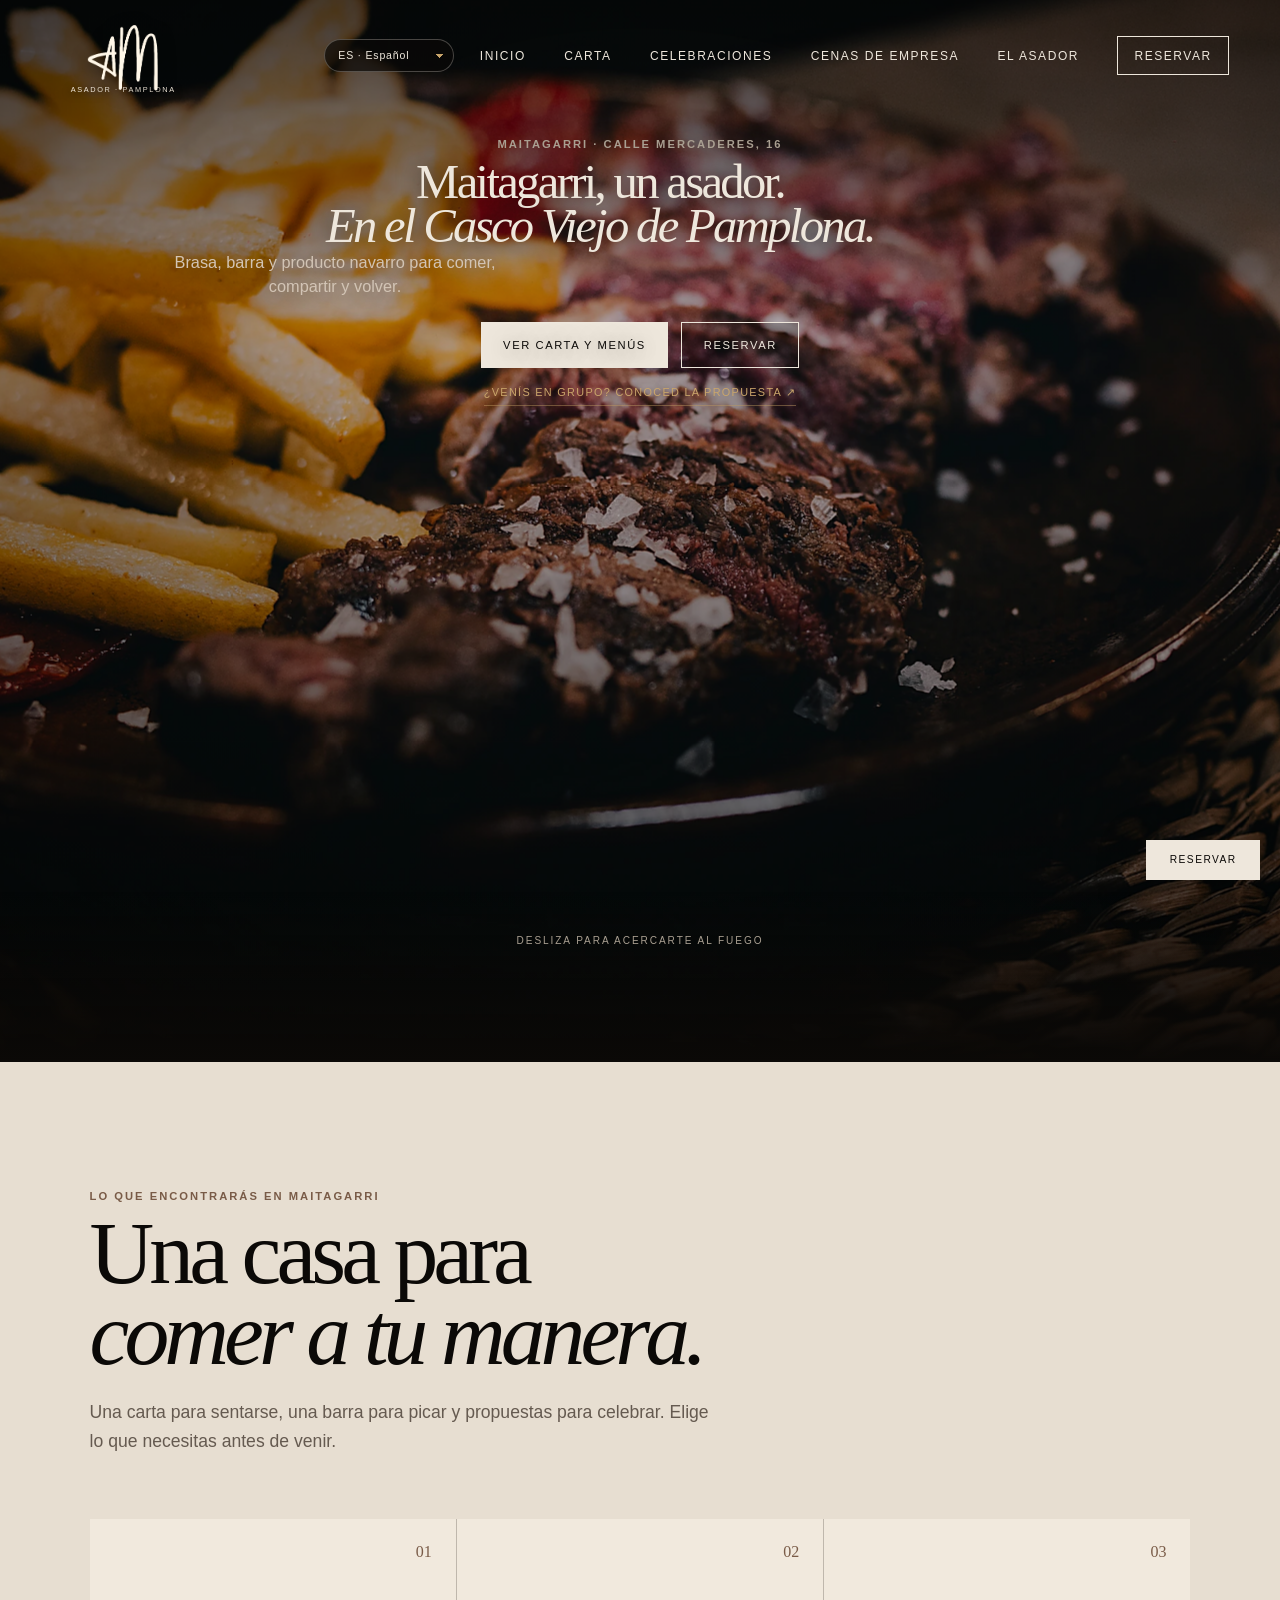
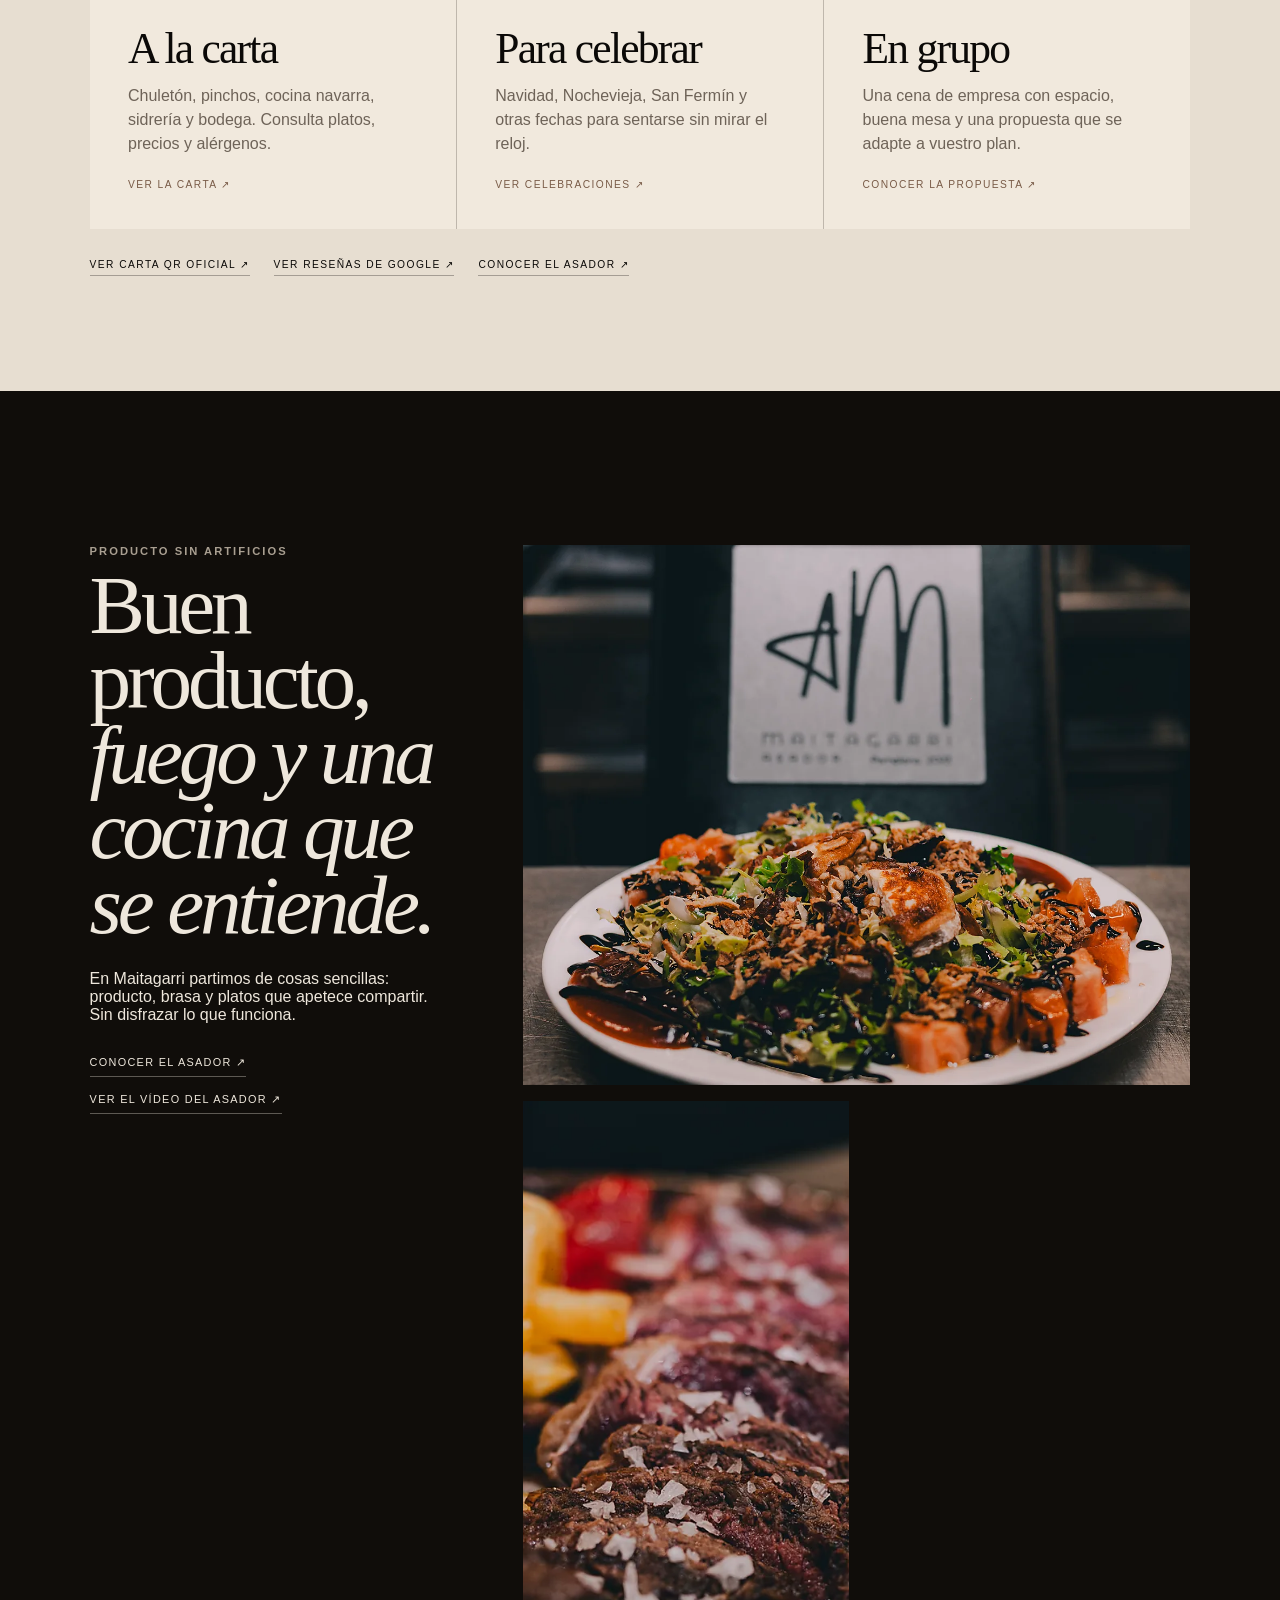
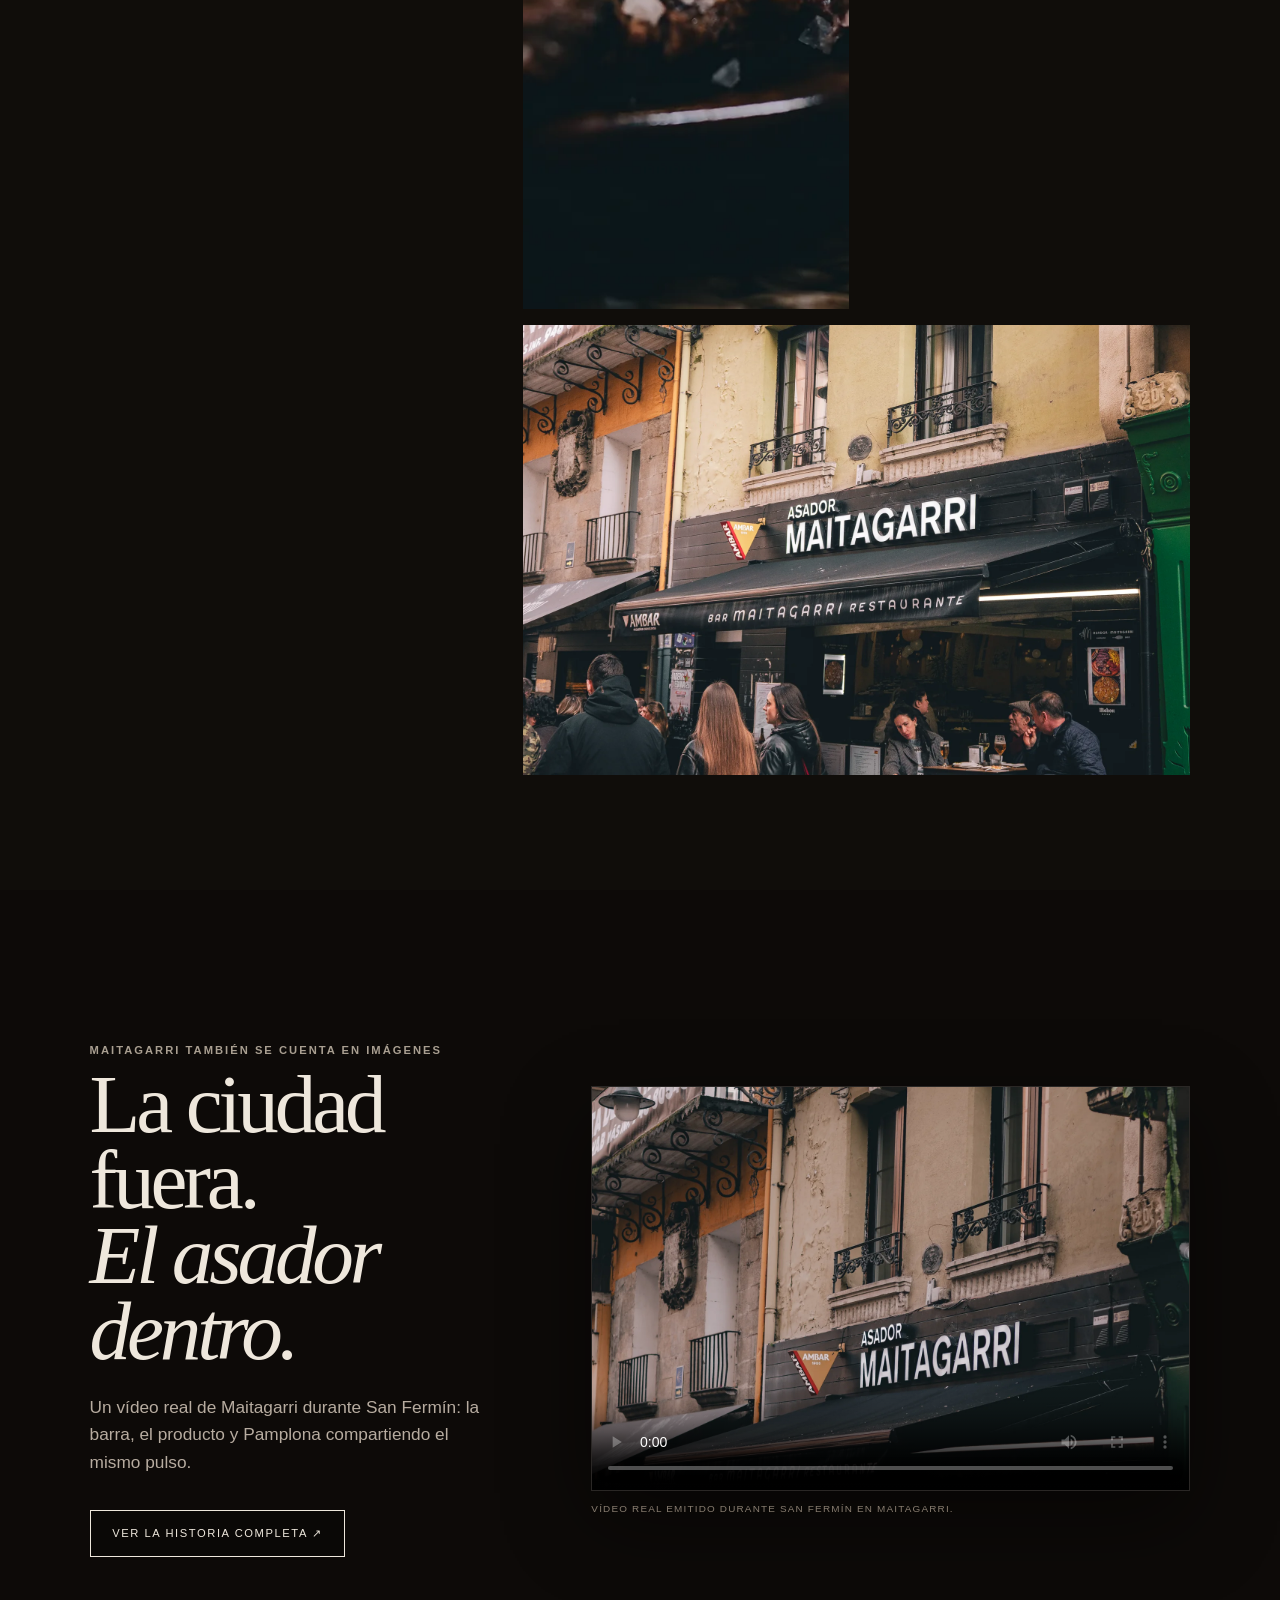
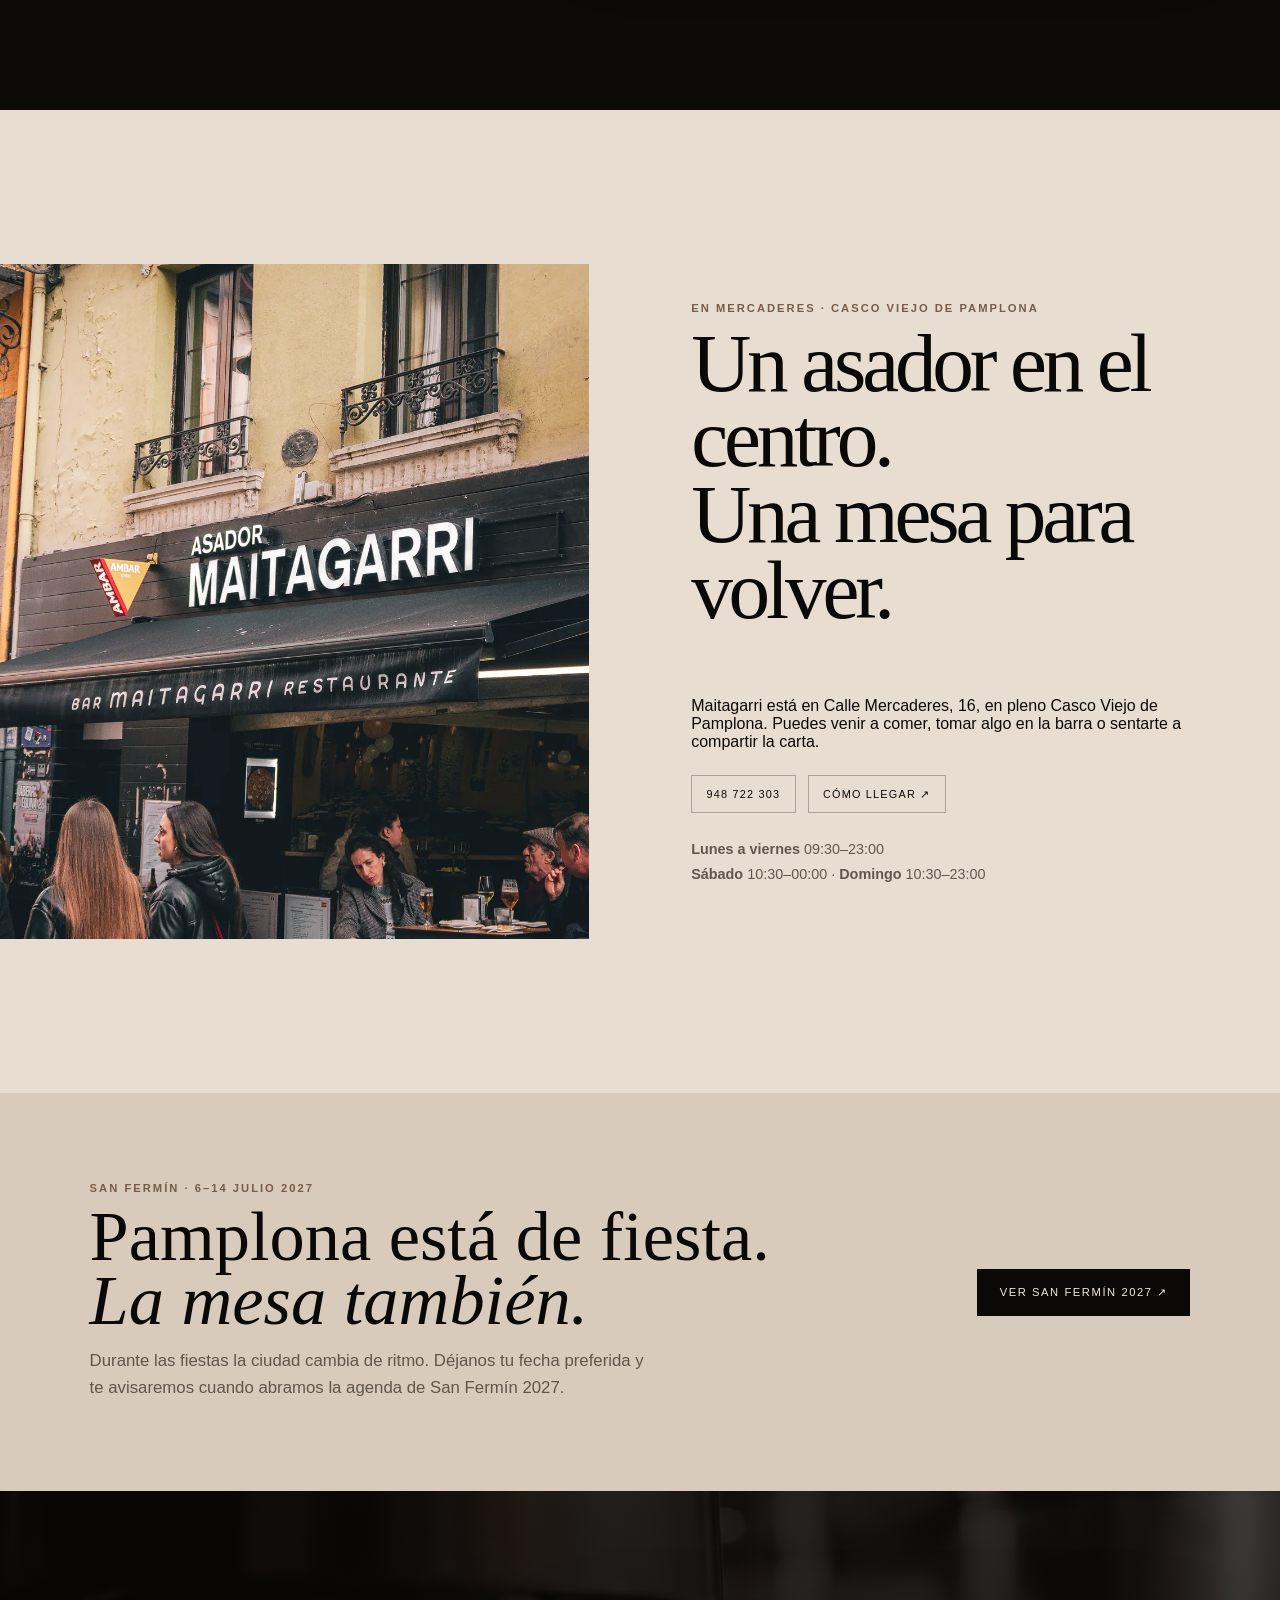
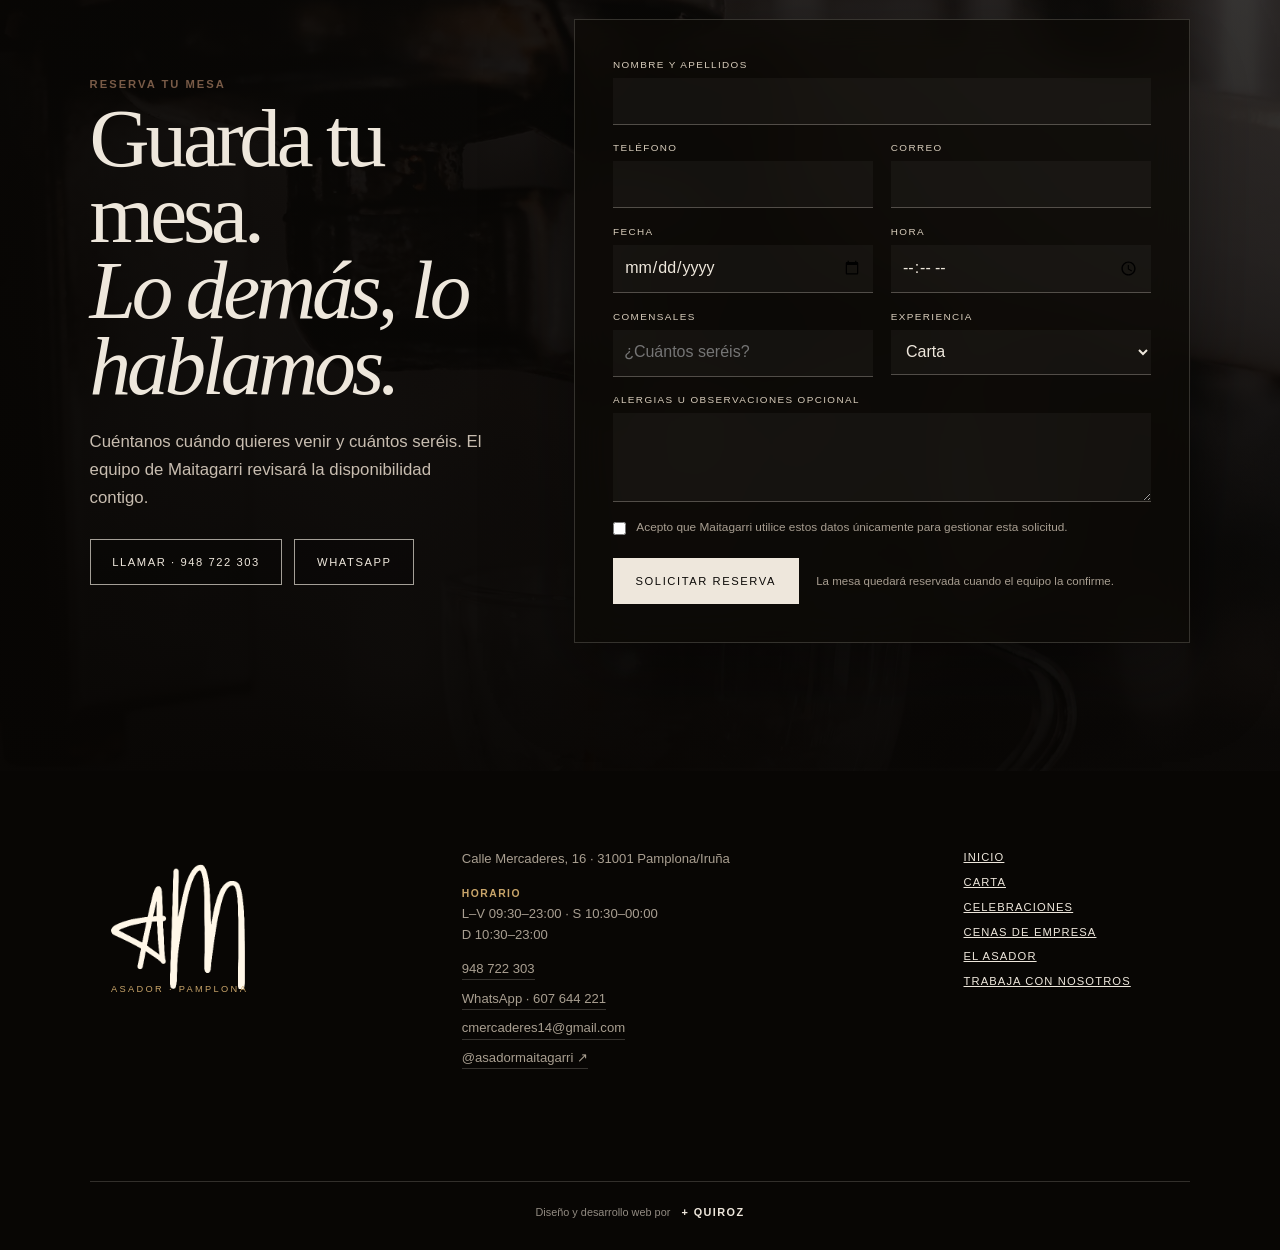
<file: index.html>
<!doctype html>
<html lang="es">
<head>
  <meta charset="UTF-8">
  <meta name="viewport" content="width=device-width, initial-scale=1.0">
  <meta name="theme-color" content="#0b0907">
  <meta name="description" content="Maitagarri es un restaurante asador en el Casco Viejo de Pamplona: brasa, pinchos y producto navarro. Consulta la carta y reserva tu mesa.">
  <meta name="robots" content="index,follow">
  <meta property="og:type" content="website">
  <meta property="og:site_name" content="Maitagarri Asador">
  <meta property="og:title" content="Restaurante asador Maitagarri en Pamplona | Brasa y producto">
  <meta property="og:description" content="Brasa, pinchos y producto navarro en el Casco Viejo de Pamplona. Conoce Maitagarri, consulta la carta y reserva tu mesa.">
  <meta property="og:url" content="https://asadormaitagarri.com/">
  <meta property="og:image" content="https://asadormaitagarri.com/assets/web/hero-chuleton-real.webp">
  <meta property="og:image:alt" content="Chuletón de Maitagarri sobre parrilla de carbón">
  <meta property="og:locale" content="es_ES">
  <meta name="twitter:card" content="summary_large_image">
  <meta name="twitter:title" content="Restaurante asador Maitagarri en Pamplona | Brasa y producto">
  <meta name="twitter:description" content="Restaurante asador en Pamplona: carne a la brasa, chuletón, pinchos, carta y reservas.">
  <meta name="twitter:image" content="https://asadormaitagarri.com/assets/web/hero-chuleton-real.webp">
  <link rel="canonical" href="https://asadormaitagarri.com/">
  <link rel="alternate" hreflang="es" href="https://asadormaitagarri.com/">
  <title>Restaurante asador Maitagarri en Pamplona | Brasa y producto</title>
  <link rel="icon" href="assets/brand/maitagarri-am-original.png" type="image/png">
  <link rel="preload" href="assets/web/hero-chuleton-real.webp" as="image" type="image/webp" fetchpriority="high">
  <link rel="stylesheet" href="styles.css?v=30">
  <script type="application/ld+json">
  {"@context":"https://schema.org","@graph":[
    {"@type":"Restaurant","@id":"https://asadormaitagarri.com/#restaurant","name":"Asador Maitagarri","alternateName":"Maitagarri","description":"Restaurante asador en el Casco Viejo de Pamplona especializado en carne a la brasa, chuletón, pinchos y cocina navarra.","image":["https://asadormaitagarri.com/assets/web/hero-chuleton-real.webp","https://asadormaitagarri.com/assets/web/fachada.webp","https://asadormaitagarri.com/assets/web/product-salad.webp"],"logo":"https://asadormaitagarri.com/assets/brand/maitagarri-logo.svg","url":"https://asadormaitagarri.com/","telephone":"+34948722303","email":"cmercaderes14@gmail.com","priceRange":"€€","servesCuisine":["Cocina a la brasa","Cocina navarra","Pinchos","Tapas y raciones"],"menu":"https://asadormaitagarri.com/carta.html","acceptsReservations":true,"address":{"@type":"PostalAddress","streetAddress":"Calle Mercaderes, 16","postalCode":"31001","addressLocality":"Pamplona","addressRegion":"Navarra","addressCountry":"ES"},"geo":{"@type":"GeoCoordinates","latitude":42.81865,"longitude":-1.64277},"areaServed":{"@type":"City","name":"Pamplona"},"hasMap":"https://www.google.com/maps/search/?api=1&query=Asador+Maitagarri+Calle+Mercaderes+16+Pamplona","sameAs":["https://www.instagram.com/asadormaitagarri/","https://www.google.com/maps/search/?api=1&query=Asador+Maitagarri+Calle+Mercaderes+16+Pamplona"],"openingHoursSpecification":[{"@type":"OpeningHoursSpecification","dayOfWeek":["Monday","Tuesday","Wednesday","Thursday","Friday"],"opens":"09:30","closes":"23:00"},{"@type":"OpeningHoursSpecification","dayOfWeek":"Saturday","opens":"10:30","closes":"00:00"},{"@type":"OpeningHoursSpecification","dayOfWeek":"Sunday","opens":"10:30","closes":"23:00"}]},
    {"@type":"WebSite","@id":"https://asadormaitagarri.com/#website","url":"https://asadormaitagarri.com/","name":"Maitagarri Asador","inLanguage":"es-ES","publisher":{"@id":"https://asadormaitagarri.com/#restaurant"}}
  ]}
  </script>
</head>
<body>
  <a class="skip-link" href="#contenido">Saltar al contenido</a>
  <div class="intro" aria-label="Introducción de Maitagarri">
    <div class="intro-grill-photo" aria-hidden="true"></div><div class="intro-heat" aria-hidden="true"></div><div class="intro-smoke" aria-hidden="true"></div><div class="intro-sparks" aria-hidden="true"></div>
    <div class="intro-brand" aria-hidden="true">
      <div class="intro-letter-stage"><img class="intro-letter intro-letter-a" src="assets/brand/maitagarri-a-original.png?v=3" alt="" width="176" height="336"><img class="intro-letter intro-letter-m" src="assets/brand/maitagarri-m-original.png?v=3" alt="" width="232" height="360"><span class="intro-letter-glow"></span></div>
      <div class="intro-independent-word"><span>M</span><span>A</span><span>I</span><span>T</span><span>A</span><span>G</span><span>A</span><span>R</span><span>R</span><span>I</span></div>
      <div class="intro-asador-lockup"><strong>ASADOR</strong><span><i></i>PAMPLONA<i></i></span></div>
    </div>
    <button class="intro-skip" type="button">Saltar intro</button>
  </div>
  <header class="site-header">
      <a class="brand" href="#inicio" aria-label="Maitagarri Asador, volver al inicio"><span class="brand-signature"><img src="assets/brand/maitagarri-am-original.png?v=3" alt="Maitagarri"><small>ASADOR · PAMPLONA</small></span></a>
    <button class="menu-toggle" type="button" aria-expanded="false" aria-controls="nav">Menú</button>
    <nav id="nav" aria-label="Navegación principal">
      <a href="#inicio">Inicio</a><a href="carta.html">Carta</a><a href="celebraciones.html">Celebraciones</a><a href="cenas-de-empresa.html">Cenas de empresa</a><a href="el-asador.html">El asador</a><a class="nav-cta" href="#reserva">Reservar</a>
    </nav>
  </header>
  <main id="contenido">
    <section class="hero" id="inicio" aria-labelledby="hero-title">
      <div class="hero-atmosphere" data-depth="1"></div><div class="embers" aria-hidden="true"></div>
      <div class="hero-scene" data-depth="2"><img src="assets/web/hero-chuleton-real.webp" alt="Chuletón real de Maitagarri servido con patatas" width="2400" height="1600" fetchpriority="high"></div>
      <canvas class="fire-canvas" aria-hidden="true"></canvas><div class="heat-haze" aria-hidden="true"></div>
      <div class="smoke smoke-back" aria-hidden="true"></div>
      <div class="hero-copy"><p class="eyebrow">Maitagarri · Calle Mercaderes, 16</p><h1 id="hero-title">Maitagarri, un asador.<br><em>En el Casco Viejo de Pamplona.</em></h1><p class="hero-description">Brasa, barra y producto navarro para comer, compartir y volver.</p><div class="hero-actions"><a class="button button-solid" href="carta.html">Ver carta y menús</a><a class="button button-ghost" href="#reserva">Reservar</a></div><a class="hero-intent-link" href="cenas-de-empresa.html">¿Venís en grupo? Conoced la propuesta ↗</a></div>
      <p class="scroll-cue">Desliza para acercarte al fuego</p>
    </section>


    <section class="experience-hub section" id="experiencias" aria-labelledby="experiences-title"><div class="section-heading"><p class="kicker">Lo que encontrarás en Maitagarri</p><h2 id="experiences-title">Una casa para<br><span>comer a tu manera.</span></h2><p>Una carta para sentarse, una barra para picar y propuestas para celebrar. Elige lo que necesitas antes de venir.</p></div><div class="hub-grid"><a class="hub-card" href="carta.html"><span class="hub-number">01</span><h3>A la carta</h3><p>Chuletón, pinchos, cocina navarra, sidrería y bodega. Consulta platos, precios y alérgenos.</p><span class="hub-link">Ver la carta ↗</span></a><a class="hub-card" id="celebraciones" href="celebraciones.html"><span class="hub-number">02</span><h3>Para celebrar</h3><p>Navidad, Nochevieja, San Fermín y otras fechas para sentarse sin mirar el reloj.</p><span class="hub-link">Ver celebraciones ↗</span></a><a class="hub-card" href="cenas-de-empresa.html"><span class="hub-number">03</span><h3>En grupo</h3><p>Una cena de empresa con espacio, buena mesa y una propuesta que se adapte a vuestro plan.</p><span class="hub-link">Conocer la propuesta ↗</span></a></div><div class="hub-foot"><a href="https://quirozstudio.github.io/maitagarri.sanfermin/#menu" target="_blank" rel="noopener noreferrer">Ver carta QR oficial ↗</a><a href="https://www.google.com/search?q=Asador+Maitagarri+Pamplona+rese%C3%B1as" target="_blank" rel="noopener noreferrer">Ver reseñas de Google ↗</a><a href="el-asador.html">Conocer el asador ↗</a></div></section>

    <section class="product-story section home-essence" id="restaurante-pamplona" aria-labelledby="product-title"><div class="product-story-heading"><p class="kicker">Producto sin artificios</p><h2 id="product-title">Buen producto,<br><em>fuego y una cocina que se entiende.</em></h2><p>En Maitagarri partimos de cosas sencillas: producto, brasa y platos que apetece compartir. Sin disfrazar lo que funciona.</p><div class="home-essence-links"><a class="text-link" href="el-asador.html">Conocer el asador ↗</a><a class="text-link" href="#television">Ver el vídeo del asador ↗</a></div></div><div class="product-mosaic"><figure class="product-main"><img src="assets/web/product-salad.webp" alt="Ensalada completa de la carta de Maitagarri" loading="lazy" width="1500" height="1000"></figure><figure class="product-portrait"><img src="assets/web/dish-chuleton-alt.webp" alt="Chuletón servido en Maitagarri" loading="lazy" width="1500" height="2000"></figure><figure class="product-wide"><img src="assets/web/fachada.webp" alt="Fachada de Maitagarri, restaurante asador en el Casco Viejo de Pamplona" loading="lazy" width="1800" height="1200"></figure></div></section>

    <section class="sanfermin-film section home-video" id="television" aria-labelledby="home-video-title"><div class="film-copy"><p class="kicker">Maitagarri también se cuenta en imágenes</p><h2 id="home-video-title">La ciudad fuera.<br><span>El asador dentro.</span></h2><p>Un vídeo real de Maitagarri durante San Fermín: la barra, el producto y Pamplona compartiendo el mismo pulso.</p><a class="button button-ghost" href="el-asador.html#television">Ver la historia completa ↗</a></div><figure class="film-frame"><video controls playsinline preload="metadata" poster="assets/web/maitagarri-sign.webp"><source src="assets/video/san-fermin-ambiente.mp4" type="video/mp4">Tu navegador no puede reproducir este vídeo.</video><figcaption>Vídeo real emitido durante San Fermín en Maitagarri.</figcaption></figure></section>

    <section class="home-contact" aria-labelledby="location-title"><div class="location section"><div class="location-photo"><img src="assets/web/fachada.webp" alt="Fachada de Maitagarri, restaurante asador en el Casco Viejo de Pamplona" loading="lazy" width="1800" height="1200"></div><div class="location-copy"><p class="kicker">En Mercaderes · Casco Viejo de Pamplona</p><h2 id="location-title">Un asador en el centro.<br>Una mesa para volver.</h2><p>Maitagarri está en Calle Mercaderes, 16, en pleno Casco Viejo de Pamplona. Puedes venir a comer, tomar algo en la barra o sentarte a compartir la carta.</p><div class="location-links"><a href="tel:+34948722303">948 722 303</a><a href="https://www.google.com/maps/search/?api=1&query=Asador+Maitagarri+Calle+Mercaderes+16+Pamplona" target="_blank" rel="noopener noreferrer">Cómo llegar ↗</a></div><p class="location-hours"><strong>Lunes a viernes</strong> 09:30–23:00<br><strong>Sábado</strong> 10:30–00:00 · <strong>Domingo</strong> 10:30–23:00</p></div></div><div class="seasonal-callout section" id="san-fermin-2027" aria-labelledby="sanfermin-booking-title"><div><p class="kicker">San Fermín · 6–14 julio 2027</p><h2 id="sanfermin-booking-title">Pamplona está de fiesta.<br><em>La mesa también.</em></h2><p>Durante las fiestas la ciudad cambia de ritmo. Déjanos tu fecha preferida y te avisaremos cuando abramos la agenda de San Fermín 2027.</p></div><a class="button button-solid" href="celebraciones.html#san-fermin-2027">Ver San Fermín 2027 ↗</a></div><div class="reserve" id="reserva" aria-labelledby="reserve-title" data-photo-credit>
      <div class="reserve-bg"></div>
      <div class="reserve-layout">
        <div class="reserve-content">
          <p class="kicker">Reserva tu mesa</p>
          <h2 id="reserve-title">Guarda tu mesa.<br><em>Lo demás, lo hablamos.</em></h2>
          <p>Cuéntanos cuándo quieres venir y cuántos seréis. El equipo de Maitagarri revisará la disponibilidad contigo.</p>
          <div class="reserve-actions"><a class="button button-ghost" href="tel:+34948722303">Llamar · 948 722 303</a><a class="button button-ghost" href="https://wa.me/34607644221" target="_blank" rel="noopener noreferrer">WhatsApp</a></div>
        </div>
        <form class="reservation-form" name="reservas" method="POST" data-netlify="true" aria-label="Solicitud de reserva">
          <input type="hidden" name="form-name" value="reservas">
          <input type="hidden" name="subject" value="Nueva solicitud de reserva — Maitagarri">
          <div class="form-field form-field-wide"><label for="reservation-name">Nombre y apellidos</label><input id="reservation-name" name="nombre" type="text" autocomplete="name" required></div>
          <div class="form-field"><label for="reservation-phone">Teléfono</label><input id="reservation-phone" name="telefono" type="tel" inputmode="tel" autocomplete="tel" required></div>
          <div class="form-field"><label for="reservation-email">Correo</label><input id="reservation-email" name="email" type="email" autocomplete="email" required></div>
          <div class="form-field"><label for="reservation-date">Fecha</label><input id="reservation-date" name="fecha" type="date" required></div>
          <div class="form-field"><label for="reservation-time">Hora</label><input id="reservation-time" name="hora" type="time" step="900" required></div>
          <div class="form-field"><label for="reservation-guests">Comensales</label><input id="reservation-guests" name="comensales" type="number" min="1" step="1" inputmode="numeric" placeholder="¿Cuántos seréis?" required></div>
          <div class="form-field"><label for="reservation-experience">Experiencia</label><select id="reservation-experience" name="experiencia"><option value="Carta">Carta</option><option value="Cena de empresa">Cena de empresa</option><option value="Menú Sidrería 2026">Menú Sidrería</option><option value="Menú especial Navidad 2026">Menú especial Navidad</option><option value="San Fermín 2027">San Fermín 2027</option></select></div>
          <div class="form-field form-field-wide"><label for="reservation-notes">Alergias u observaciones <span>Opcional</span></label><textarea id="reservation-notes" name="observaciones" rows="3"></textarea></div>
          <label class="form-consent form-field-wide"><input type="checkbox" name="privacidad" value="Aceptada" required><span>Acepto que Maitagarri utilice estos datos únicamente para gestionar esta solicitud.</span></label>
          <div class="form-submit form-field-wide"><button class="button button-solid" type="submit">Solicitar reserva</button><p class="form-status" role="status" aria-live="polite">La mesa quedará reservada cuando el equipo la confirme.</p></div>
        </form>
      </div>
    </div>
    </section>
  </main>
  <footer id="contacto"><div class="footer-brand"><img src="assets/brand/maitagarri-am-original.png" alt="Maitagarri" class="footer-logo"><span>ASADOR · PAMPLONA</span></div><div class="footer-contact"><p>Calle Mercaderes, 16 · 31001 Pamplona/Iruña</p><p class="footer-hours"><strong>Horario</strong><br>L–V 09:30–23:00 · S 10:30–00:00<br>D 10:30–23:00</p><a href="tel:+34948722303">948 722 303</a><a href="https://wa.me/34607644221" target="_blank" rel="noopener noreferrer">WhatsApp · 607 644 221</a><a href="mailto:cmercaderes14@gmail.com">cmercaderes14@gmail.com</a><a href="https://www.instagram.com/asadormaitagarri/" target="_blank" rel="noopener noreferrer">@asadormaitagarri ↗</a></div><nav aria-label="Enlaces del pie"><a href="#inicio">Inicio</a><a href="carta.html">Carta</a><a href="celebraciones.html">Celebraciones</a><a href="cenas-de-empresa.html">Cenas de empresa</a><a href="el-asador.html">El asador</a><a href="trabaja-con-nosotros.html">Trabaja con nosotros</a></nav><a class="quiroz-signature" href="https://quirozstudio.es" target="_blank" rel="noopener noreferrer" aria-label="Diseño y desarrollo web por Quiroz, visitar quirozstudio.es"><span>Diseño y desarrollo web por</span><strong>+ QUIROZ</strong></a></footer>
  <div class="quick-actions" aria-label="Acción rápida"><a class="quick-action quick-reserve" href="tel:+34948722303" aria-label="Reservar llamando a Maitagarri">Reservar</a></div>
  <script src="script.js?v=16" defer></script><script src="i18n.js?v=1" defer></script>
</body>
</html>
</file>
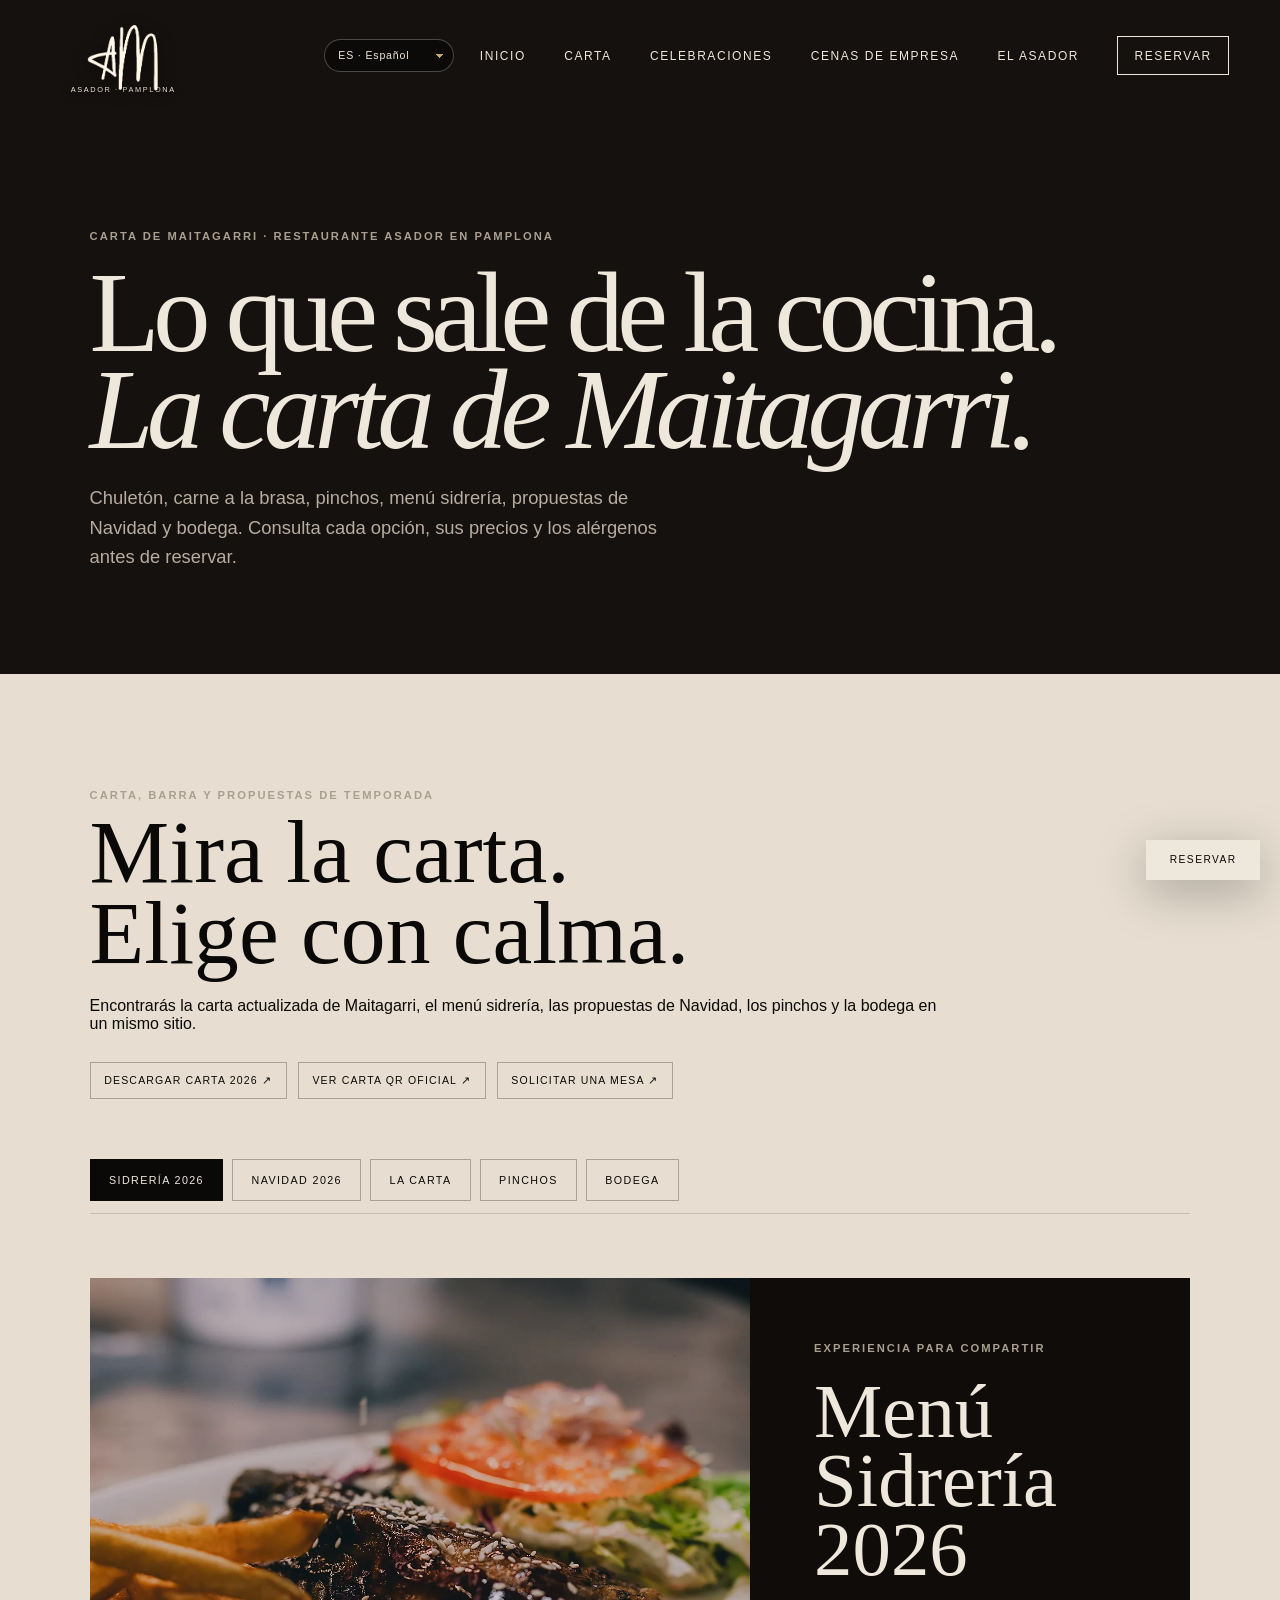
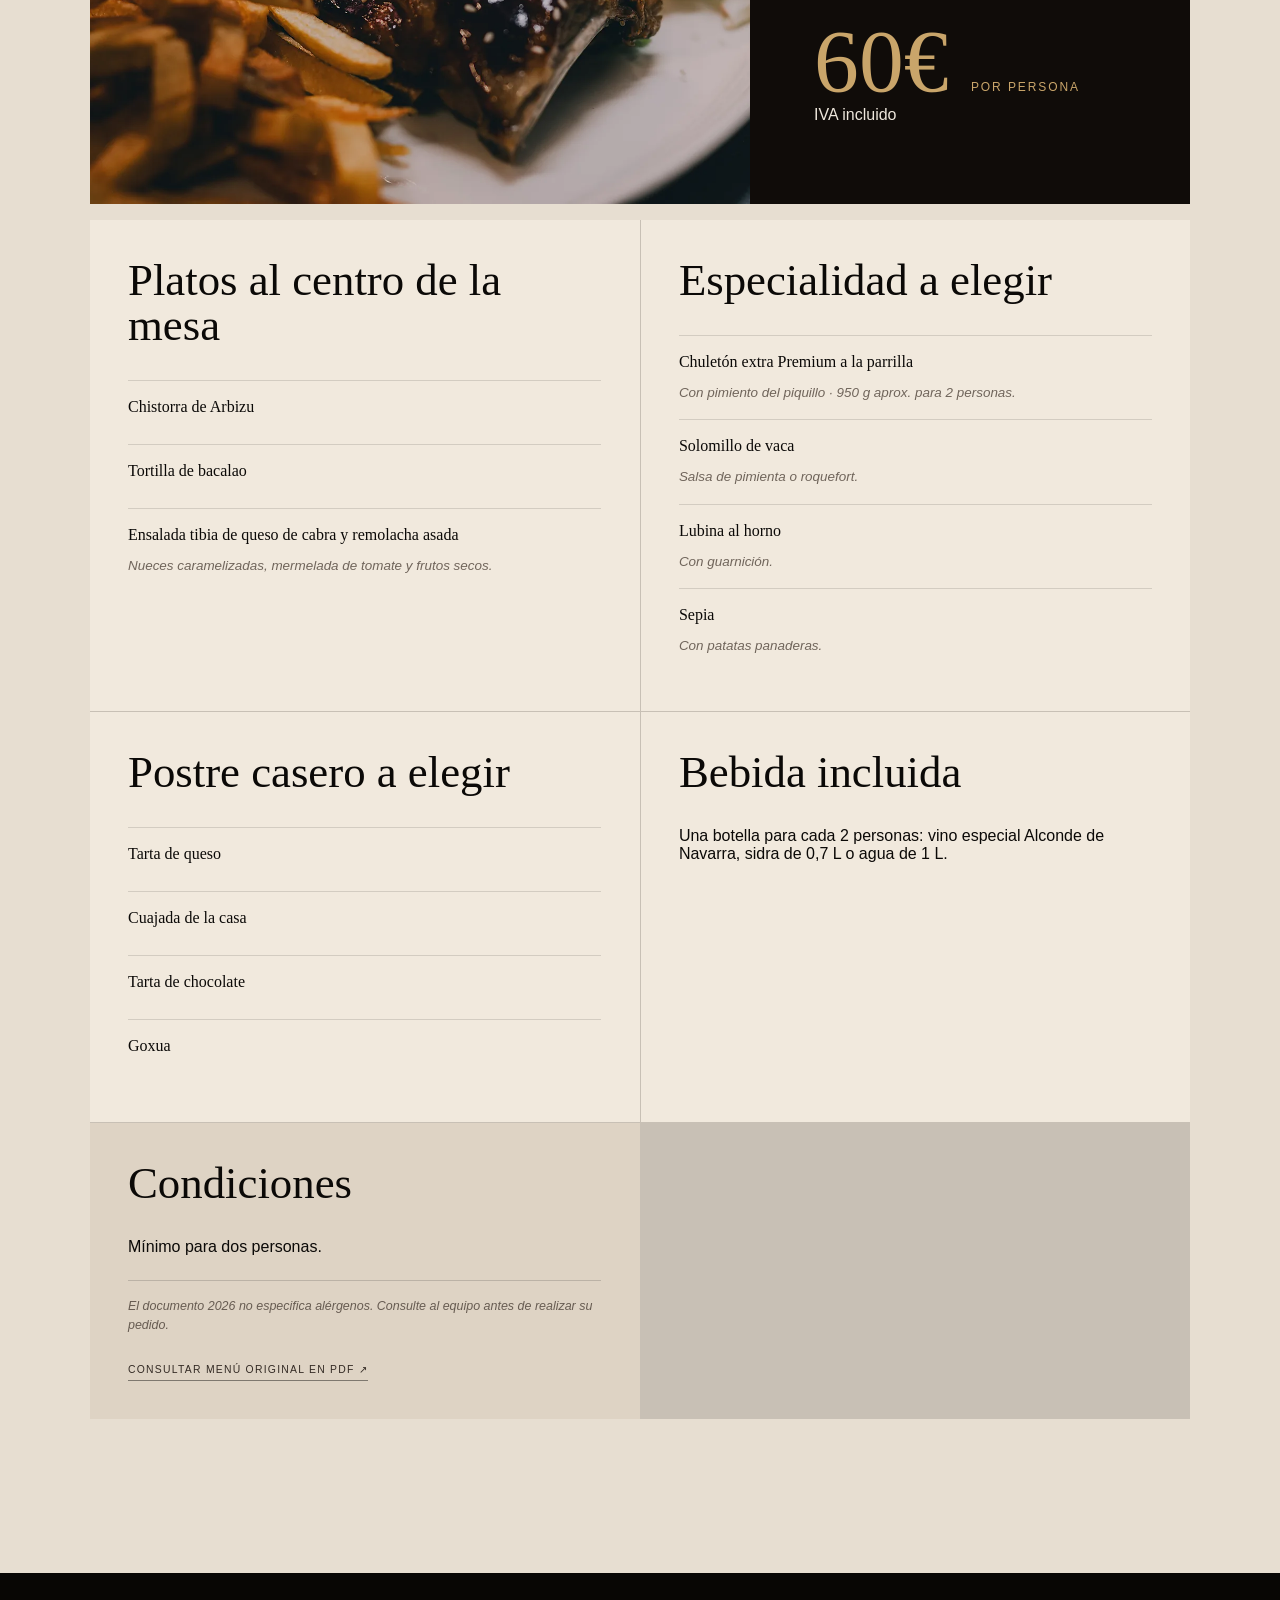
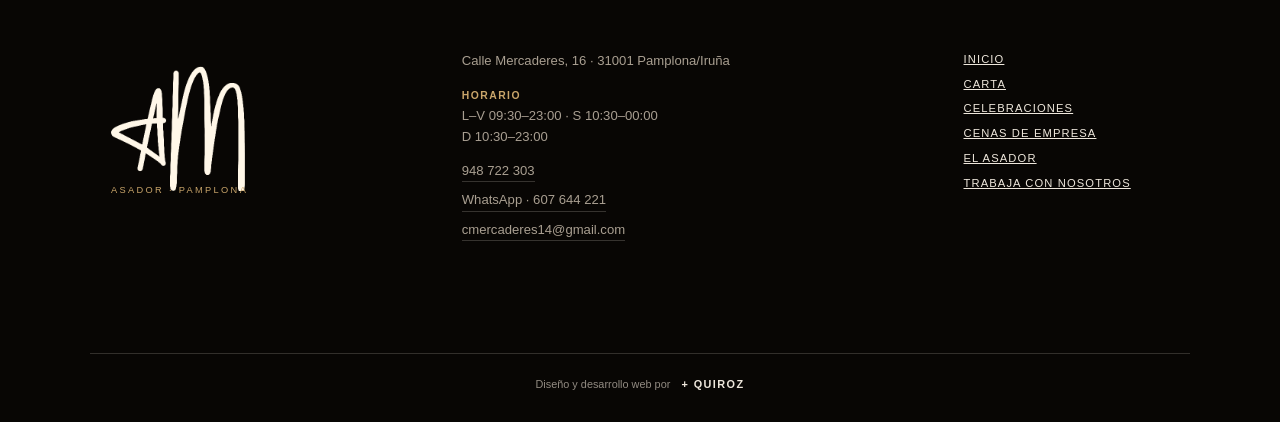
<file: carta.html>
<!doctype html>
<html lang="es">
<head>
  <meta charset="UTF-8">
  <meta name="viewport" content="width=device-width, initial-scale=1.0">
  <meta name="theme-color" content="#0b0907">
  <meta name="description" content="Carta, menú sidrería, menú especial de Navidad, pinchos y bodega de Maitagarri Asador en Pamplona.">
  <meta name="robots" content="index,follow">
  <meta property="og:type" content="website">
  <meta property="og:site_name" content="Maitagarri Asador">
  <meta property="og:title" content="Carta y menús | Maitagarri Asador en Pamplona">
  <meta property="og:description" content="Carta, menú sidrería, Navidad, pinchos y bodega de Maitagarri en Pamplona.">
  <meta property="og:url" content="https://asadormaitagarri.com/carta.html">
  <meta property="og:image" content="https://asadormaitagarri.com/assets/web/sidreria.webp">
  <meta property="og:image:alt" content="Menú de brasa de Maitagarri Asador">
  <meta property="og:locale" content="es_ES">
  <meta name="twitter:card" content="summary_large_image">
  <meta name="twitter:title" content="Carta y menús | Maitagarri Asador en Pamplona">
  <meta name="twitter:description" content="Carta, menú sidrería, Navidad, pinchos y bodega de Maitagarri en Pamplona.">
  <meta name="twitter:image" content="https://asadormaitagarri.com/assets/web/sidreria.webp">
  <link rel="canonical" href="https://asadormaitagarri.com/carta.html">
  <link rel="alternate" hreflang="es" href="https://asadormaitagarri.com/carta.html">
  <link rel="icon" href="assets/brand/maitagarri-am-original.png" type="image/png">
  <link rel="stylesheet" href="styles.css?v=30">
  <title>Carta y menús | Maitagarri Asador en Pamplona</title>
  <script type="application/ld+json">{"@context":"https://schema.org","@graph":[{"@type":"CollectionPage","@id":"https://asadormaitagarri.com/carta.html#webpage","url":"https://asadormaitagarri.com/carta.html","name":"Carta y menús de Maitagarri Asador","description":"Carta de restaurante asador en Pamplona: menú sidrería, menú especial de Navidad, pinchos y bodega.","inLanguage":"es-ES","isPartOf":{"@id":"https://asadormaitagarri.com/#website"},"about":{"@id":"https://asadormaitagarri.com/#restaurant"}},{"@type":"BreadcrumbList","@id":"https://asadormaitagarri.com/carta.html#breadcrumb","itemListElement":[{"@type":"ListItem","position":1,"name":"Inicio","item":"https://asadormaitagarri.com/"},{"@type":"ListItem","position":2,"name":"Carta y menús","item":"https://asadormaitagarri.com/carta.html"}]}]}</script>
</head>
<body class="inner-page">
  <a class="skip-link" href="#contenido">Saltar al contenido</a>
  <header class="site-header scrolled">
    <a class="brand" href="/#inicio" aria-label="Maitagarri Asador, volver al inicio"><span class="brand-signature"><img src="assets/brand/maitagarri-am-original.png" alt="Maitagarri"><small>ASADOR · PAMPLONA</small></span></a>
    <button class="menu-toggle" type="button" aria-expanded="false" aria-controls="nav">Menú</button>
    <nav id="nav" aria-label="Navegación principal"><a href="/#inicio">Inicio</a><a href="carta.html" aria-current="page">Carta</a><a href="celebraciones.html">Celebraciones</a><a href="cenas-de-empresa.html">Cenas de empresa</a><a href="el-asador.html">El asador</a><a class="nav-cta" href="/#reserva">Reservar</a></nav>
  </header>
  <main id="contenido">
    <section class="page-hero"><p class="kicker">Carta de Maitagarri · Restaurante asador en Pamplona</p><h1>Lo que sale de la cocina.<br><em>La carta de Maitagarri.</em></h1><p>Chuletón, carne a la brasa, pinchos, menú sidrería, propuestas de Navidad y bodega. Consulta cada opción, sus precios y los alérgenos antes de reservar.</p></section>
    <section class="restaurant-menu section carta-page-menu" id="menu" aria-labelledby="menu-title"><div class="menu-intro"><p class="kicker">Carta, barra y propuestas de temporada</p><h2 id="menu-title">Mira la carta.<br>Elige con calma.</h2><p>Encontrarás la carta actualizada de Maitagarri, el menú sidrería, las propuestas de Navidad, los pinchos y la bodega en un mismo sitio.</p><div class="menu-source-actions"><a href="2026/CARTA.2026.pdf" target="_blank" rel="noopener noreferrer">Descargar carta 2026 ↗</a><a href="https://quirozstudio.github.io/maitagarri.sanfermin/#menu" target="_blank" rel="noopener noreferrer">Ver carta QR oficial ↗</a><a href="/#reserva">Solicitar una mesa ↗</a></div></div><div class="menu-tabs" role="tablist" aria-label="Experiencias y cartas de Maitagarri"><button id="tab-sidreria" type="button" role="tab" aria-controls="menu-content" aria-selected="true" tabindex="0" data-menu-tab="sidreria">Sidrería 2026</button><button id="tab-navidad" type="button" role="tab" aria-controls="menu-content" aria-selected="false" tabindex="-1" data-menu-tab="navidad">Navidad 2026</button><button id="tab-carta" type="button" role="tab" aria-controls="menu-content" aria-selected="false" tabindex="-1" data-menu-tab="carta">La Carta</button><button id="tab-pinchos" type="button" role="tab" aria-controls="menu-content" aria-selected="false" tabindex="-1" data-menu-tab="pinchos">Pinchos</button><button id="tab-vinos" type="button" role="tab" aria-controls="menu-content" aria-selected="false" tabindex="-1" data-menu-tab="vinos">Bodega</button></div><div id="menu-content" class="menu-render" role="tabpanel" aria-labelledby="tab-sidreria" tabindex="0" aria-live="polite"></div></section>
  </main>
    <footer id="contacto"><div class="footer-brand"><img src="assets/brand/maitagarri-am-original.png" alt="Maitagarri" class="footer-logo"><span>ASADOR · PAMPLONA</span></div><div class="footer-contact"><p>Calle Mercaderes, 16 · 31001 Pamplona/Iruña</p><p class="footer-hours"><strong>Horario</strong><br>L–V 09:30–23:00 · S 10:30–00:00<br>D 10:30–23:00</p><a href="tel:+34948722303">948 722 303</a><a href="https://wa.me/34607644221" target="_blank" rel="noopener noreferrer">WhatsApp · 607 644 221</a><a href="mailto:cmercaderes14@gmail.com">cmercaderes14@gmail.com</a></div><nav aria-label="Enlaces del pie"><a href="/#inicio">Inicio</a><a href="carta.html">Carta</a><a href="celebraciones.html">Celebraciones</a><a href="cenas-de-empresa.html">Cenas de empresa</a><a href="el-asador.html">El asador</a><a href="trabaja-con-nosotros.html">Trabaja con nosotros</a></nav><a class="quiroz-signature" href="https://quirozstudio.es" target="_blank" rel="noopener noreferrer" aria-label="Diseño y desarrollo web por Quiroz, visitar quirozstudio.es"><span>Diseño y desarrollo web por</span><strong>+ QUIROZ</strong></a></footer>
  <div class="quick-actions" aria-label="Acción rápida"><a class="quick-action quick-reserve" href="tel:+34948722303" aria-label="Reservar llamando a Maitagarri">Reservar</a></div>
  <script src="menu-data.js?v=12" defer></script><script src="qr-translations.js?v=1" defer></script><script src="script.js?v=16" defer></script><script src="i18n.js?v=1" defer></script>
</body>
</html>
</file>
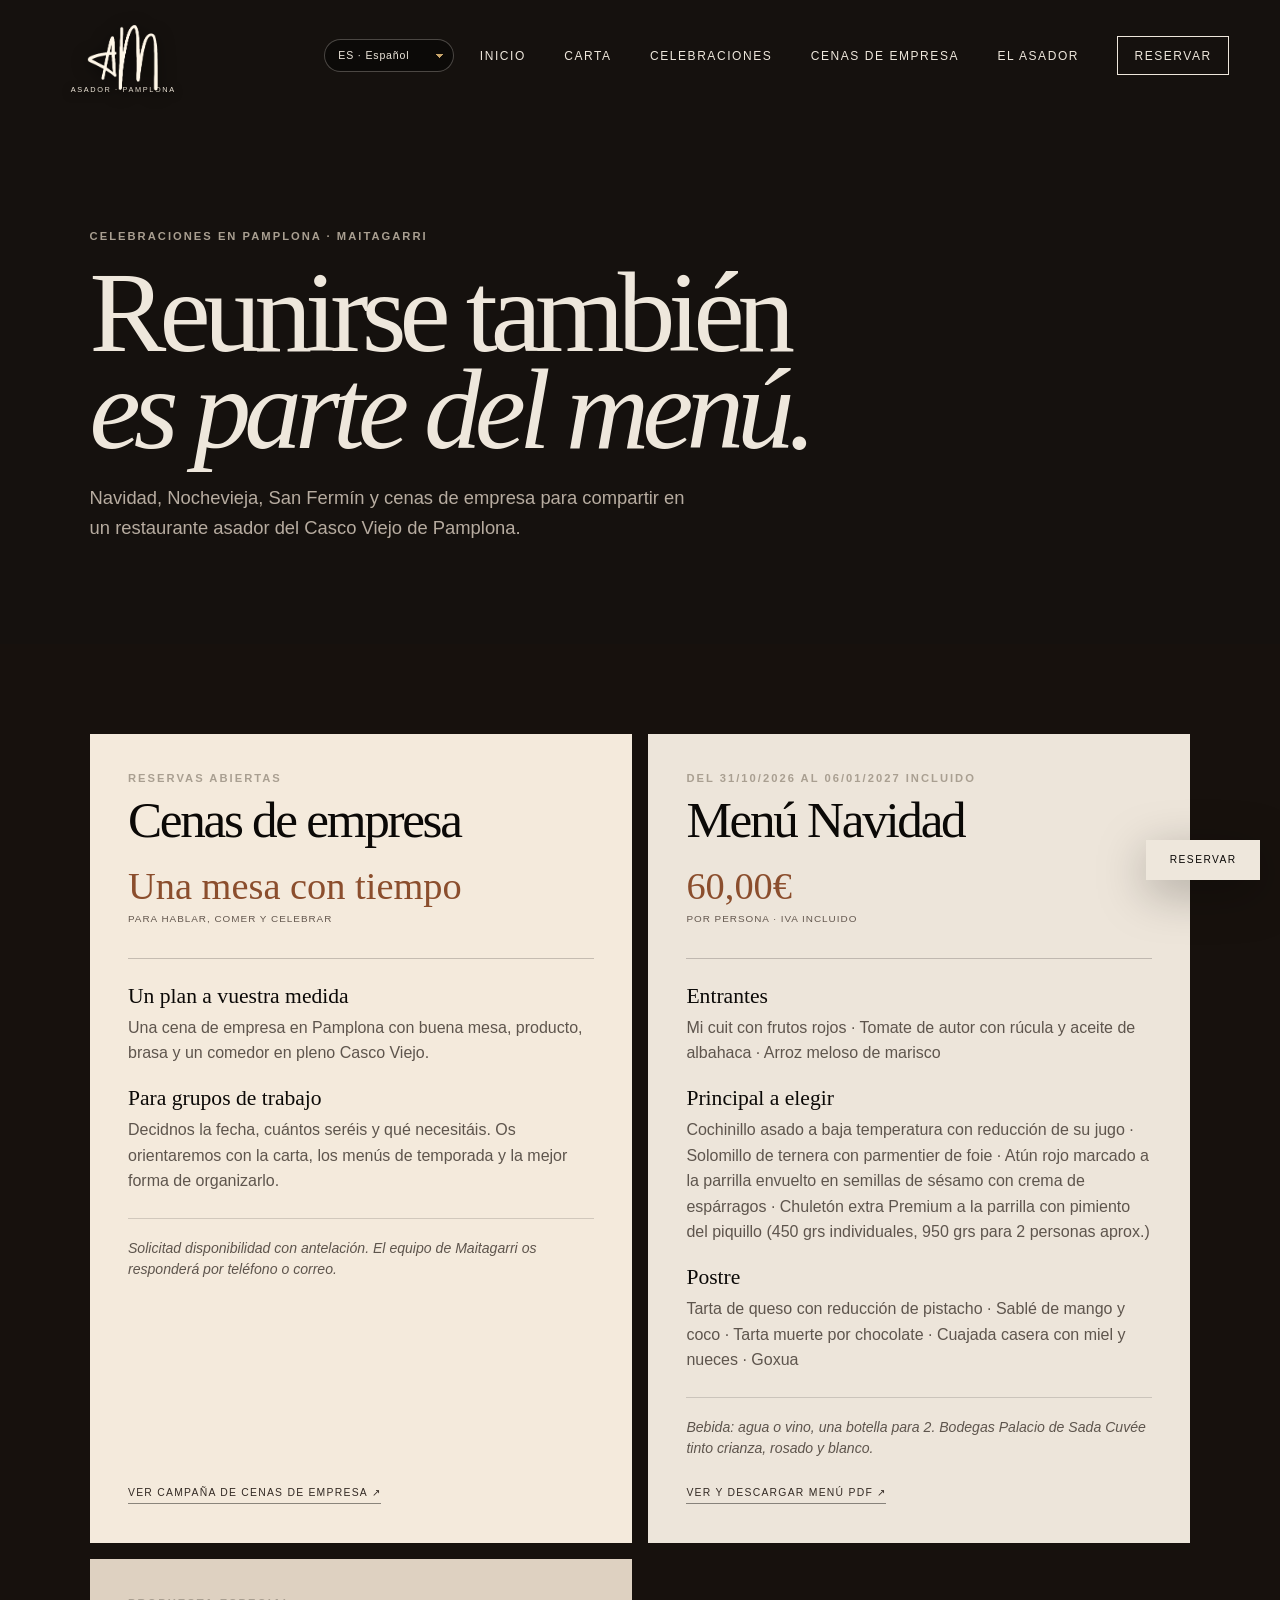
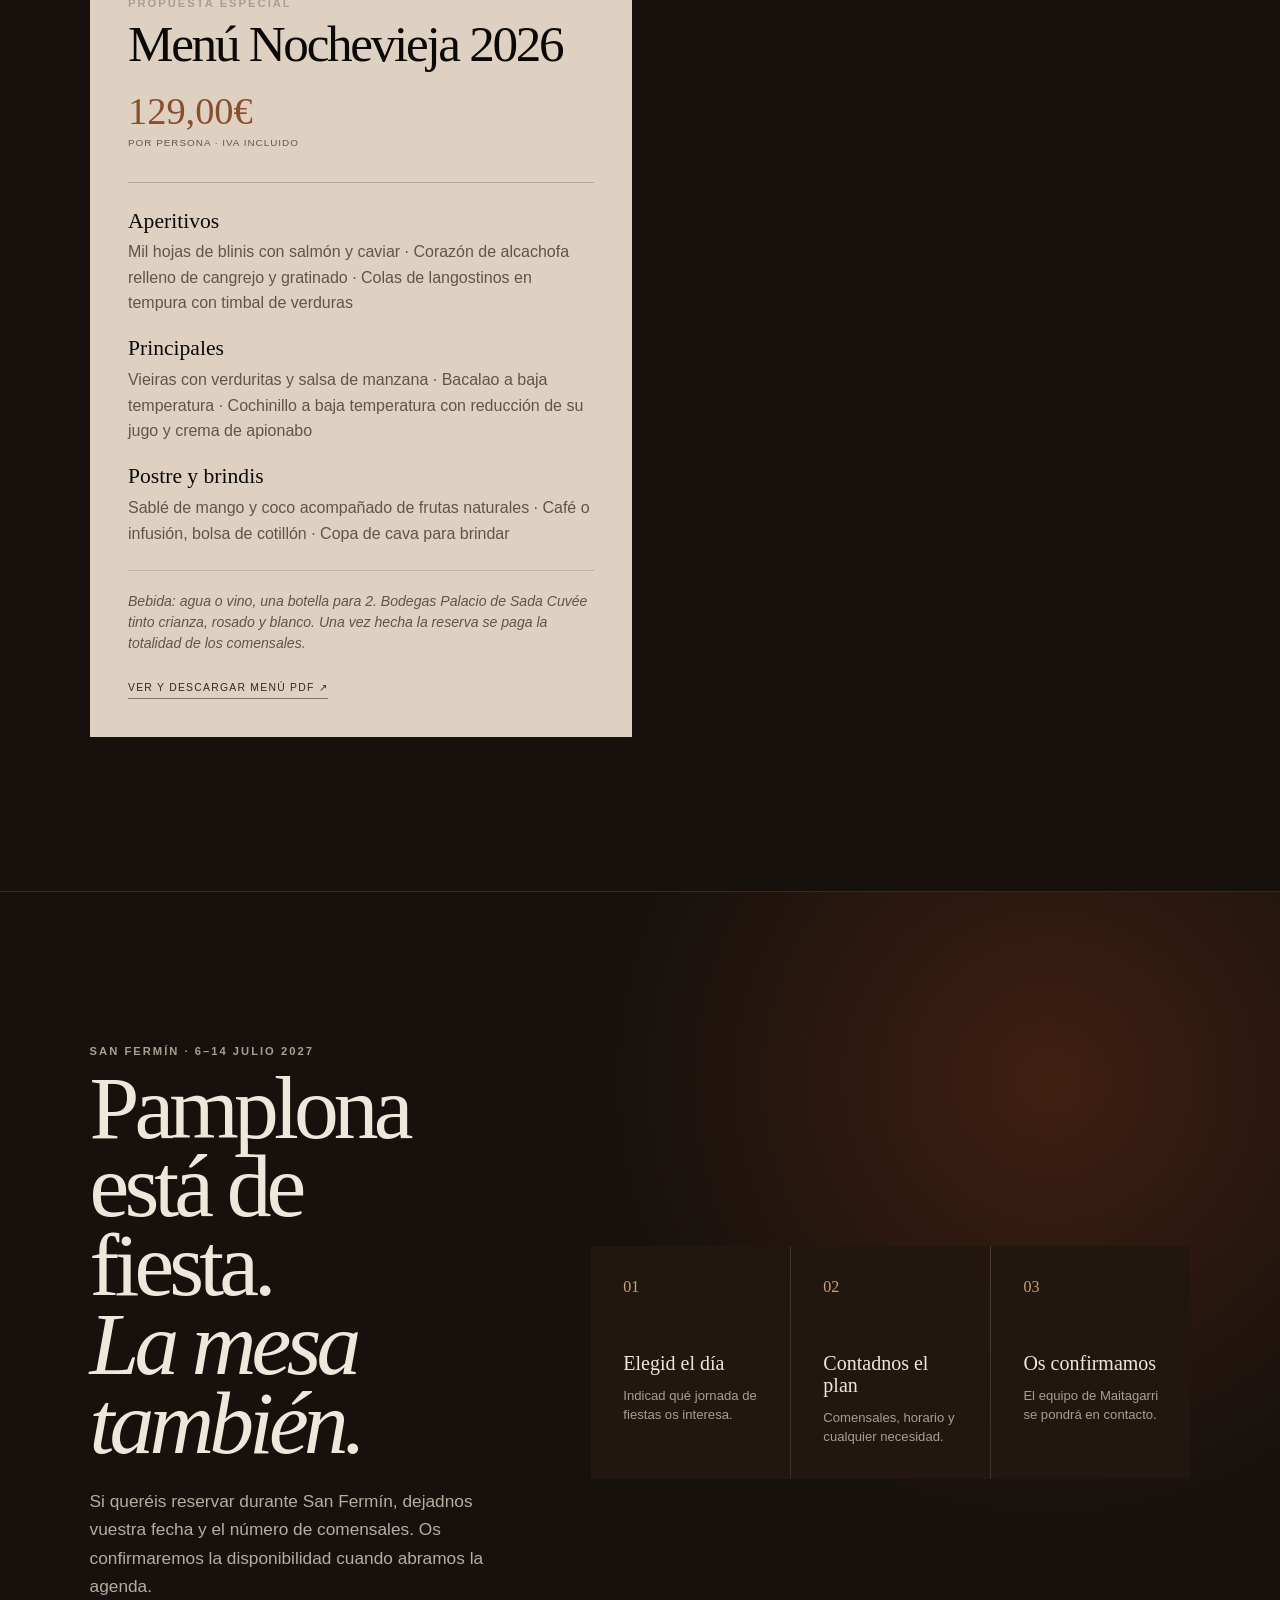
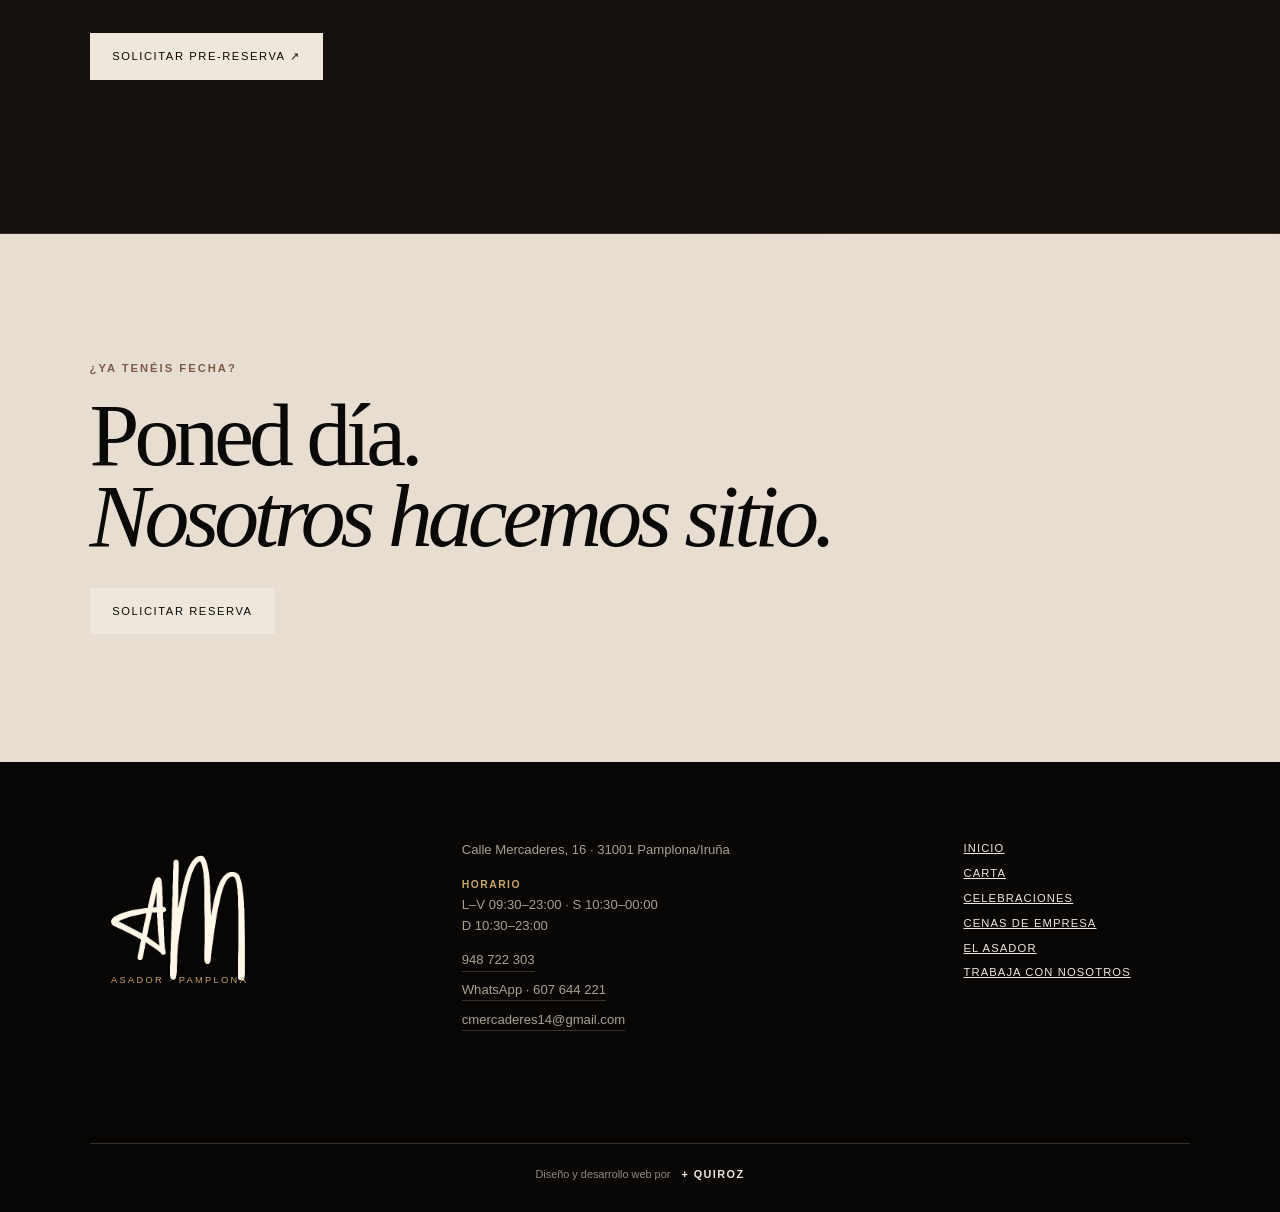
<file: celebraciones.html>
<!doctype html>
<html lang="es">
<head>
  <meta charset="UTF-8">
  <meta name="viewport" content="width=device-width, initial-scale=1.0">
  <meta name="theme-color" content="#0b0907">
  <meta name="description" content="Celebraciones en Maitagarri Asador, Pamplona: Navidad, Nochevieja, San Fermín y propuestas para compartir alrededor de la brasa.">
  <meta name="robots" content="index,follow">
  <meta property="og:type" content="website">
  <meta property="og:site_name" content="Maitagarri Asador">
  <meta property="og:title" content="Celebraciones en Pamplona | Maitagarri Asador">
  <meta property="og:description" content="Navidad, Nochevieja, San Fermín y celebraciones alrededor de la brasa en Maitagarri, Pamplona.">
  <meta property="og:url" content="https://asadormaitagarri.com/celebraciones.html">
  <meta property="og:image" content="https://asadormaitagarri.com/assets/web/fachada.webp">
  <meta property="og:image:alt" content="Maitagarri Asador en el Casco Viejo de Pamplona">
  <meta property="og:locale" content="es_ES">
  <meta name="twitter:card" content="summary_large_image">
  <meta name="twitter:title" content="Celebraciones en Pamplona | Maitagarri Asador">
  <meta name="twitter:description" content="Navidad, Nochevieja, San Fermín y celebraciones alrededor de la brasa en Maitagarri, Pamplona.">
  <meta name="twitter:image" content="https://asadormaitagarri.com/assets/web/fachada.webp">
  <link rel="canonical" href="https://asadormaitagarri.com/celebraciones.html">
  <link rel="alternate" hreflang="es" href="https://asadormaitagarri.com/celebraciones.html">
  <link rel="icon" href="assets/brand/maitagarri-am-original.png" type="image/png">
  <link rel="stylesheet" href="styles.css?v=30">
  <title>Celebraciones en Pamplona | Maitagarri Asador</title>
  <script type="application/ld+json">{"@context":"https://schema.org","@graph":[{"@type":"WebPage","@id":"https://asadormaitagarri.com/celebraciones.html#webpage","url":"https://asadormaitagarri.com/celebraciones.html","name":"Celebraciones en Pamplona | Maitagarri Asador","description":"Navidad, Nochevieja, San Fermín y celebraciones alrededor de la brasa en Maitagarri, Pamplona.","inLanguage":"es-ES","isPartOf":{"@id":"https://asadormaitagarri.com/#website"},"about":{"@id":"https://asadormaitagarri.com/#restaurant"}},{"@type":"BreadcrumbList","@id":"https://asadormaitagarri.com/celebraciones.html#breadcrumb","itemListElement":[{"@type":"ListItem","position":1,"name":"Inicio","item":"https://asadormaitagarri.com/"},{"@type":"ListItem","position":2,"name":"Celebraciones","item":"https://asadormaitagarri.com/celebraciones.html"}]}]}</script>
</head>
<body class="inner-page">
  <a class="skip-link" href="#contenido">Saltar al contenido</a>
  <header class="site-header scrolled">
    <a class="brand" href="/#inicio" aria-label="Maitagarri Asador, volver al inicio"><span class="brand-signature"><img src="assets/brand/maitagarri-am-original.png" alt="Maitagarri"><small>ASADOR · PAMPLONA</small></span></a>
    <button class="menu-toggle" type="button" aria-expanded="false" aria-controls="nav">Menú</button>
    <nav id="nav" aria-label="Navegación principal"><a href="/#inicio">Inicio</a><a href="carta.html">Carta</a><a href="celebraciones.html" aria-current="page">Celebraciones</a><a href="cenas-de-empresa.html">Cenas de empresa</a><a href="el-asador.html">El asador</a><a class="nav-cta" href="/#reserva">Reservar</a></nav>
  </header>
  <main id="contenido">
    <section class="page-hero page-hero-season"><p class="kicker">Celebraciones en Pamplona · Maitagarri</p><h1>Reunirse también<br><em>es parte del menú.</em></h1><p>Navidad, Nochevieja, San Fermín y cenas de empresa para compartir en un restaurante asador del Casco Viejo de Pamplona.</p></section>
    <section class="celebrations section celebrations-page" aria-labelledby="celebrations-title">
      <div class="celebration-grid">
        <article class="celebration-card celebration-card-company" id="cenas-empresa">
          <div class="celebration-card-head"><p class="kicker">Reservas abiertas</p><h2 id="celebrations-title">Cenas de empresa</h2><strong>Una mesa con tiempo <small>para hablar, comer y celebrar</small></strong></div>
          <div class="celebration-card-body"><h4>Un plan a vuestra medida</h4><p>Una cena de empresa en Pamplona con buena mesa, producto, brasa y un comedor en pleno Casco Viejo.</p><h4>Para grupos de trabajo</h4><p>Decidnos la fecha, cuántos seréis y qué necesitáis. Os orientaremos con la carta, los menús de temporada y la mejor forma de organizarlo.</p><p class="celebration-note">Solicitad disponibilidad con antelación. El equipo de Maitagarri os responderá por teléfono o correo.</p></div>
          <a class="menu-pdf-link" href="cenas-de-empresa.html">Ver campaña de cenas de empresa ↗</a>
        </article>
        <article class="celebration-card" id="navidad">
          <div class="celebration-card-head"><p class="kicker">Del 31/10/2026 al 06/01/2027 incluido</p><h2>Menú Navidad</h2><strong>60,00€ <small>por persona · IVA incluido</small></strong></div>
          <div class="celebration-card-body"><h4>Entrantes</h4><p>Mi cuit con frutos rojos · Tomate de autor con rúcula y aceite de albahaca · Arroz meloso de marisco</p><h4>Principal a elegir</h4><p>Cochinillo asado a baja temperatura con reducción de su jugo · Solomillo de ternera con parmentier de foie · Atún rojo marcado a la parrilla envuelto en semillas de sésamo con crema de espárragos · Chuletón extra Premium a la parrilla con pimiento del piquillo (450 grs individuales, 950 grs para 2 personas aprox.)</p><h4>Postre</h4><p>Tarta de queso con reducción de pistacho · Sablé de mango y coco · Tarta muerte por chocolate · Cuajada casera con miel y nueces · Goxua</p><p class="celebration-note">Bebida: agua o vino, una botella para 2. Bodegas Palacio de Sada Cuvée tinto crianza, rosado y blanco.</p></div>
          <a class="menu-pdf-link" href="2026/MEN%C3%9A%20NAVIDAD%202026.pdf" target="_blank" rel="noopener noreferrer">Ver y descargar menú PDF ↗</a>
        </article>
        <article class="celebration-card celebration-card-newyear" id="nochevieja">
          <div class="celebration-card-head"><p class="kicker">Propuesta especial</p><h2>Menú Nochevieja 2026</h2><strong>129,00€ <small>por persona · IVA incluido</small></strong></div>
          <div class="celebration-card-body"><h4>Aperitivos</h4><p>Mil hojas de blinis con salmón y caviar · Corazón de alcachofa relleno de cangrejo y gratinado · Colas de langostinos en tempura con timbal de verduras</p><h4>Principales</h4><p>Vieiras con verduritas y salsa de manzana · Bacalao a baja temperatura · Cochinillo a baja temperatura con reducción de su jugo y crema de apionabo</p><h4>Postre y brindis</h4><p>Sablé de mango y coco acompañado de frutas naturales · Café o infusión, bolsa de cotillón · Copa de cava para brindar</p><p class="celebration-note">Bebida: agua o vino, una botella para 2. Bodegas Palacio de Sada Cuvée tinto crianza, rosado y blanco. Una vez hecha la reserva se paga la totalidad de los comensales.</p></div>
          <a class="menu-pdf-link" href="2026/MEN%C3%9A%20NOCHE%20VIEJA%202026.pdf" target="_blank" rel="noopener noreferrer">Ver y descargar menú PDF ↗</a>
        </article>
      </div>
    </section>
    <section class="sanfermin-booking section" id="san-fermin-2027" aria-labelledby="sanfermin-page-title"><div class="sanfermin-booking-copy"><p class="kicker">San Fermín · 6–14 julio 2027</p><h2 id="sanfermin-page-title">Pamplona está de fiesta.<br><em>La mesa también.</em></h2><p>Si queréis reservar durante San Fermín, dejadnos vuestra fecha y el número de comensales. Os confirmaremos la disponibilidad cuando abramos la agenda.</p><a class="button button-solid" href="/?experiencia=san-fermin#reserva">Solicitar pre-reserva ↗</a></div><div class="sanfermin-booking-details" aria-label="Información de la pre-reserva de San Fermín 2027"><div><span>01</span><strong>Elegid el día</strong><p>Indicad qué jornada de fiestas os interesa.</p></div><div><span>02</span><strong>Contadnos el plan</strong><p>Comensales, horario y cualquier necesidad.</p></div><div><span>03</span><strong>Os confirmamos</strong><p>El equipo de Maitagarri se pondrá en contacto.</p></div></div></section>
    <section class="page-cta"><p class="kicker">¿Ya tenéis fecha?</p><h2>Poned día.<br><em>Nosotros hacemos sitio.</em></h2><a class="button button-solid" href="/#reserva">Solicitar reserva</a></section>
  </main>
    <footer id="contacto"><div class="footer-brand"><img src="assets/brand/maitagarri-am-original.png" alt="Maitagarri" class="footer-logo"><span>ASADOR · PAMPLONA</span></div><div class="footer-contact"><p>Calle Mercaderes, 16 · 31001 Pamplona/Iruña</p><p class="footer-hours"><strong>Horario</strong><br>L–V 09:30–23:00 · S 10:30–00:00<br>D 10:30–23:00</p><a href="tel:+34948722303">948 722 303</a><a href="https://wa.me/34607644221" target="_blank" rel="noopener noreferrer">WhatsApp · 607 644 221</a><a href="mailto:cmercaderes14@gmail.com">cmercaderes14@gmail.com</a></div><nav aria-label="Enlaces del pie"><a href="/#inicio">Inicio</a><a href="carta.html">Carta</a><a href="celebraciones.html">Celebraciones</a><a href="cenas-de-empresa.html">Cenas de empresa</a><a href="el-asador.html">El asador</a><a href="trabaja-con-nosotros.html">Trabaja con nosotros</a></nav><a class="quiroz-signature" href="https://quirozstudio.es" target="_blank" rel="noopener noreferrer" aria-label="Diseño y desarrollo web por Quiroz, visitar quirozstudio.es"><span>Diseño y desarrollo web por</span><strong>+ QUIROZ</strong></a></footer>
  <div class="quick-actions" aria-label="Acción rápida"><a class="quick-action quick-reserve" href="tel:+34948722303" aria-label="Reservar llamando a Maitagarri">Reservar</a></div>
  <script src="script.js?v=16" defer></script><script src="i18n.js?v=1" defer></script>
</body>
</html>
</file>
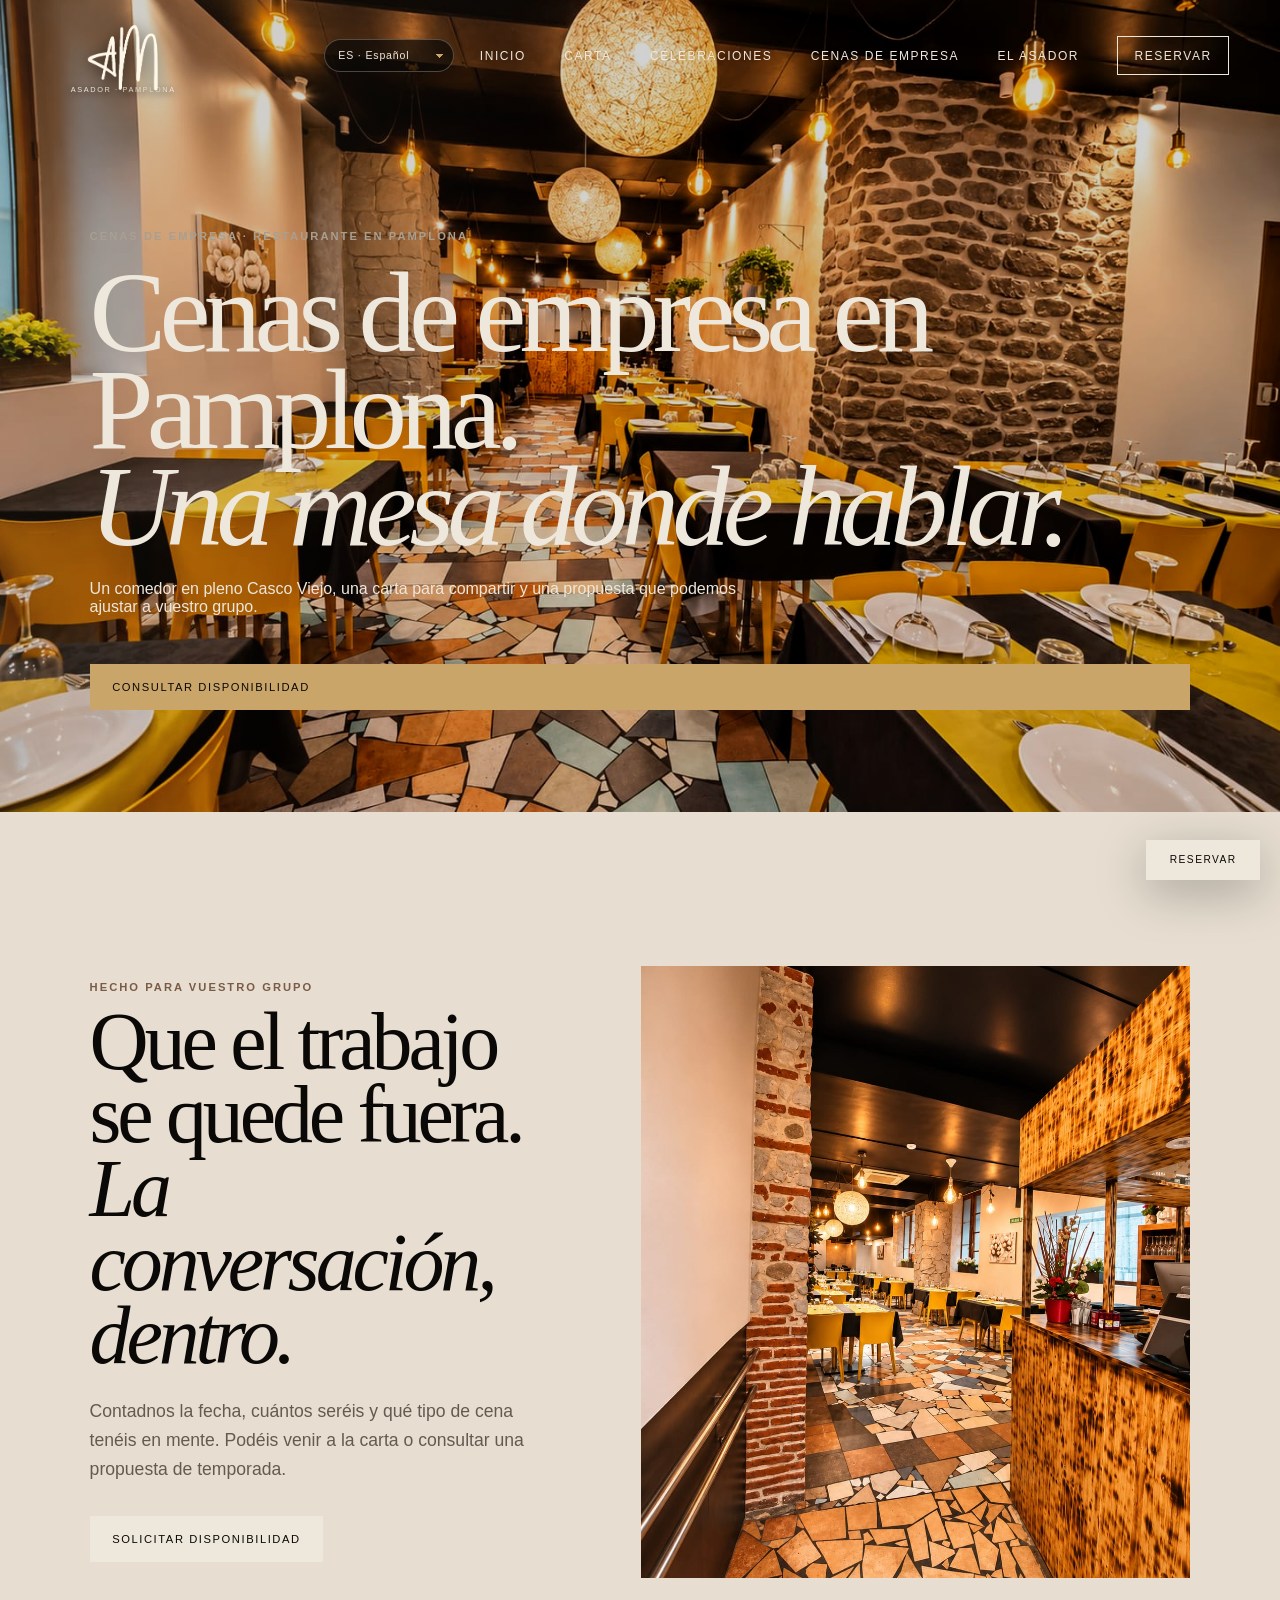
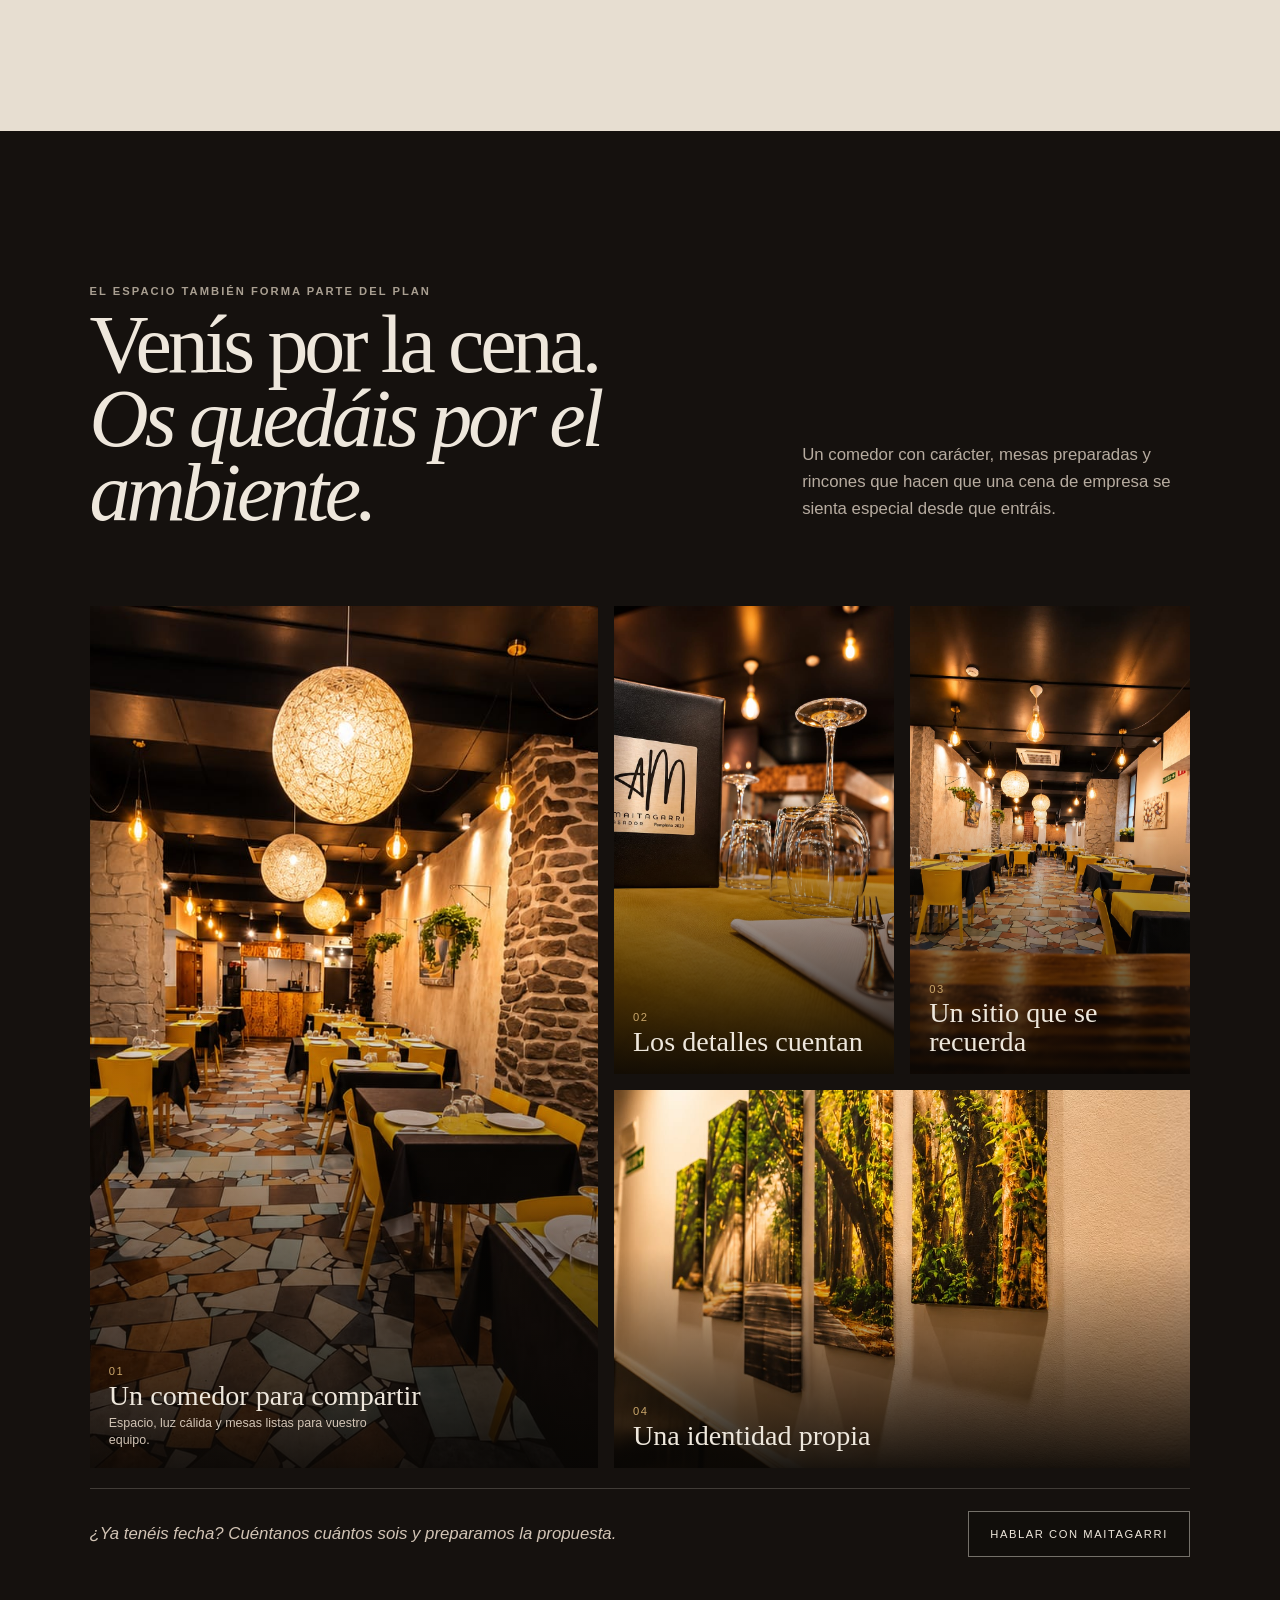
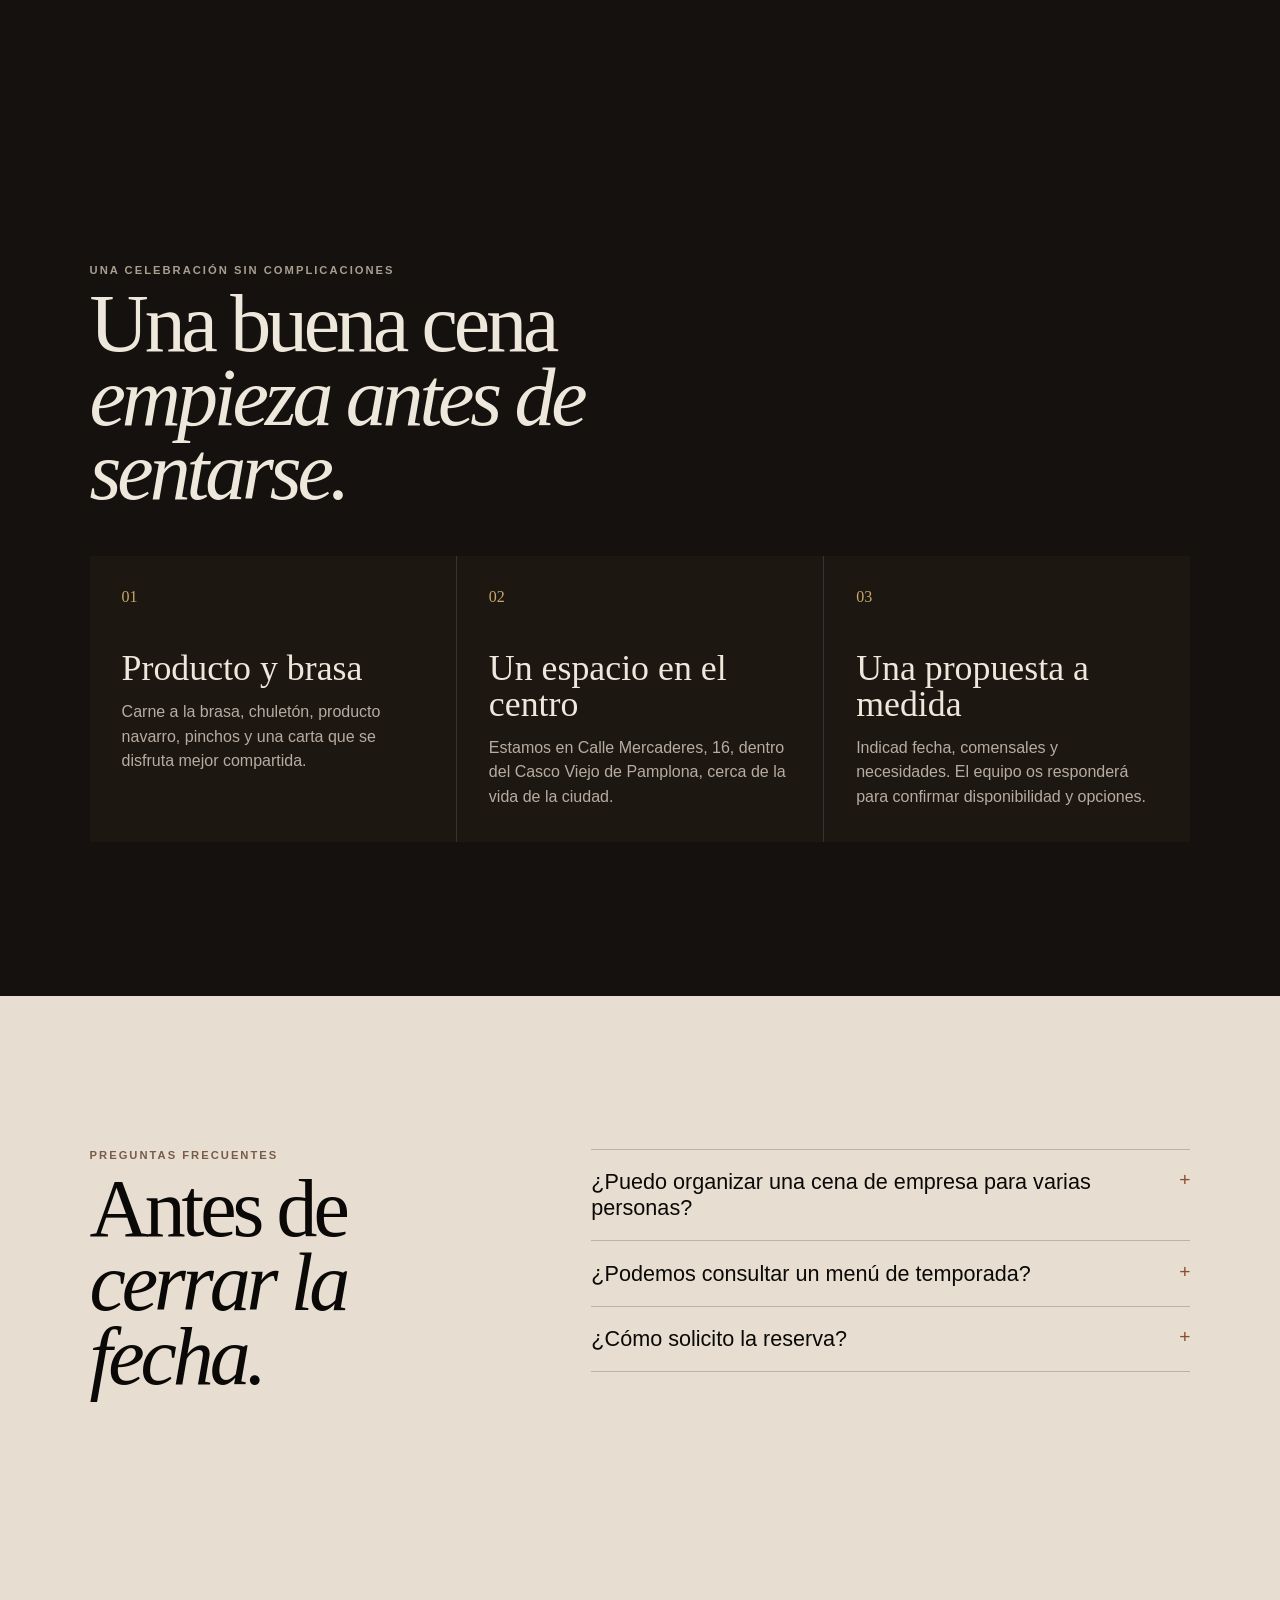
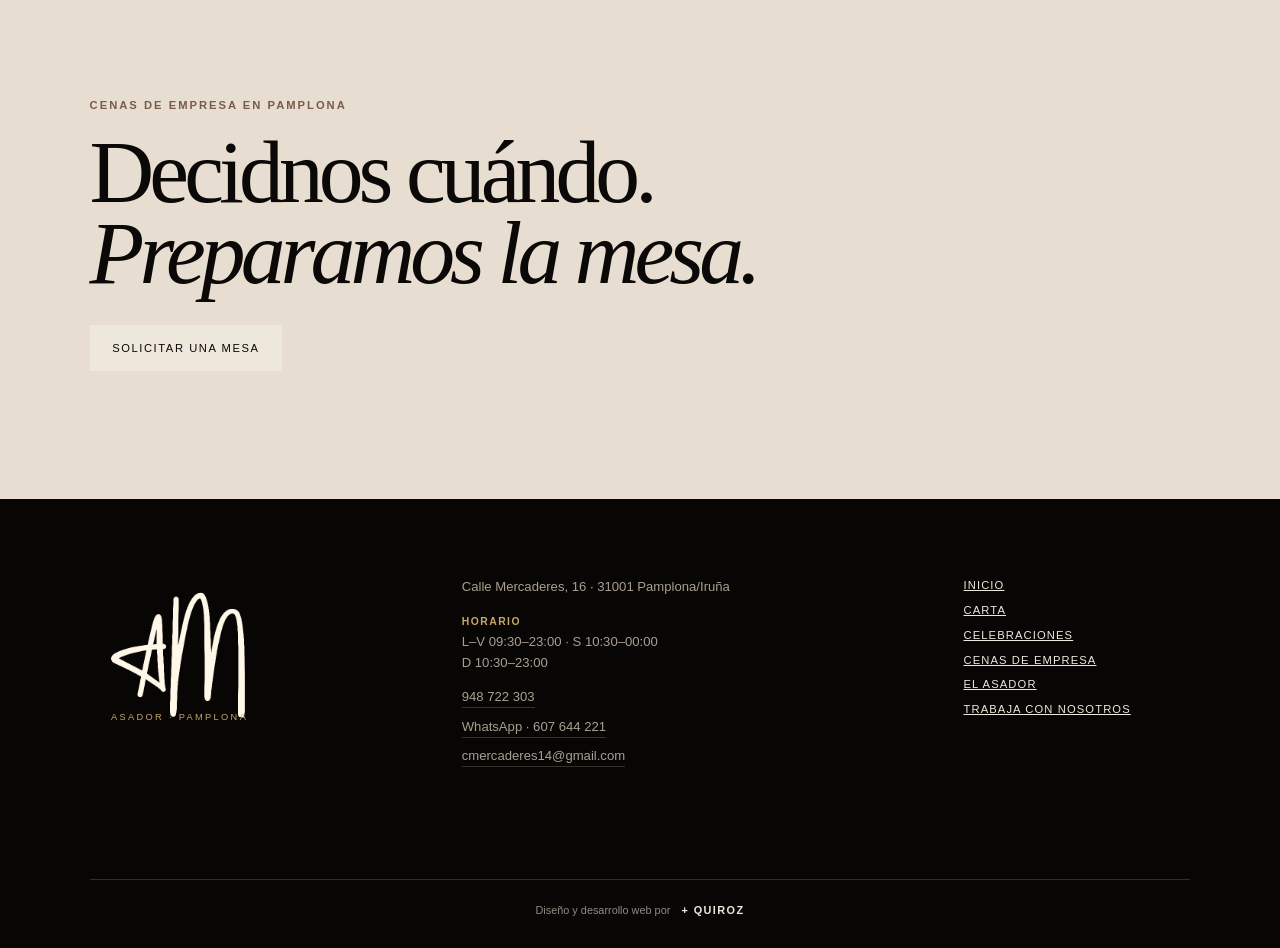
<file: cenas-de-empresa.html>
<!doctype html>
<html lang="es">
<head>
  <meta charset="UTF-8">
  <meta name="viewport" content="width=device-width, initial-scale=1.0">
  <meta name="theme-color" content="#0b0907">
  <meta name="description" content="Cenas de empresa en Pamplona en Maitagarri Asador. Brasa, chuletón, pinchos y una mesa a medida para equipos en el Casco Viejo.">
  <meta name="robots" content="index,follow">
  <meta property="og:type" content="website">
  <meta property="og:site_name" content="Maitagarri Asador">
  <meta property="og:title" content="Cenas de empresa en Pamplona | Maitagarri Asador">
  <meta property="og:description" content="Organiza tu cena de empresa alrededor de la brasa en el Casco Viejo de Pamplona.">
  <meta property="og:url" content="https://asadormaitagarri.com/cenas-de-empresa.html">
  <meta property="og:image" content="https://asadormaitagarri.com/img/19noviembre/primer.salon.jpeg">
  <meta property="og:image:alt" content="Sala principal de Maitagarri preparada para una cena de empresa">
  <meta property="og:locale" content="es_ES">
  <meta name="twitter:card" content="summary_large_image">
  <meta name="twitter:title" content="Cenas de empresa en Pamplona | Maitagarri Asador">
  <meta name="twitter:description" content="Organiza tu cena de empresa alrededor de la brasa en el Casco Viejo de Pamplona.">
  <meta name="twitter:image" content="https://asadormaitagarri.com/img/19noviembre/primer.salon.jpeg">
  <link rel="canonical" href="https://asadormaitagarri.com/cenas-de-empresa.html">
  <link rel="alternate" hreflang="es" href="https://asadormaitagarri.com/cenas-de-empresa.html">
  <link rel="icon" href="assets/brand/maitagarri-am-original.png" type="image/png">
  <link rel="preload" href="img/19noviembre/primer.salon.jpeg" as="image" fetchpriority="high">
  <link rel="stylesheet" href="styles.css?v=30">
  <title>Cenas de empresa en Pamplona | Maitagarri Asador</title>
  <script type="application/ld+json">{"@context":"https://schema.org","@graph":[{"@type":"WebPage","@id":"https://asadormaitagarri.com/cenas-de-empresa.html#webpage","url":"https://asadormaitagarri.com/cenas-de-empresa.html","name":"Cenas de empresa en Pamplona | Maitagarri Asador","description":"Servicio de cenas de empresa y celebraciones para equipos en Maitagarri Asador, Pamplona.","inLanguage":"es-ES","isPartOf":{"@id":"https://asadormaitagarri.com/#website"},"about":{"@id":"https://asadormaitagarri.com/#restaurant"},"mainEntity":{"@id":"https://asadormaitagarri.com/cenas-de-empresa.html#service"}},{"@type":"Service","@id":"https://asadormaitagarri.com/cenas-de-empresa.html#service","name":"Cenas de empresa en Pamplona","serviceType":"Cena de empresa y celebración gastronómica","provider":{"@id":"https://asadormaitagarri.com/#restaurant"},"areaServed":{"@type":"City","name":"Pamplona"},"url":"https://asadormaitagarri.com/cenas-de-empresa.html"},{"@type":"BreadcrumbList","@id":"https://asadormaitagarri.com/cenas-de-empresa.html#breadcrumb","itemListElement":[{"@type":"ListItem","position":1,"name":"Inicio","item":"https://asadormaitagarri.com/"},{"@type":"ListItem","position":2,"name":"Celebraciones","item":"https://asadormaitagarri.com/celebraciones.html"},{"@type":"ListItem","position":3,"name":"Cenas de empresa","item":"https://asadormaitagarri.com/cenas-de-empresa.html"}]}]}</script>
</head>
<body class="inner-page">
  <a class="skip-link" href="#contenido">Saltar al contenido</a>
  <header class="site-header scrolled">
    <a class="brand" href="/#inicio" aria-label="Maitagarri Asador, volver al inicio"><span class="brand-signature"><img src="assets/brand/maitagarri-am-original.png" alt="Maitagarri"><small>ASADOR · PAMPLONA</small></span></a>
    <button class="menu-toggle" type="button" aria-expanded="false" aria-controls="nav">Menú</button>
    <nav id="nav" aria-label="Navegación principal"><a href="/#inicio">Inicio</a><a href="carta.html">Carta</a><a href="celebraciones.html">Celebraciones</a><a href="cenas-de-empresa.html" aria-current="page">Cenas de empresa</a><a href="el-asador.html">El asador</a><a class="nav-cta" href="/?experiencia=cena-empresa#reserva">Reservar</a></nav>
  </header>
  <main id="contenido">
    <section class="page-hero campaign-hero campaign-hero-photo"><div class="campaign-hero-photo-media" aria-hidden="true"><img src="img/19noviembre/salon.medio.jpeg" alt="" width="1447" height="1087" fetchpriority="high"></div><p class="kicker">Cenas de empresa · Restaurante en Pamplona</p><h1>Cenas de empresa en Pamplona.<br><em>Una mesa donde hablar.</em></h1><p>Un comedor en pleno Casco Viejo, una carta para compartir y una propuesta que podemos ajustar a vuestro grupo.</p><a class="button button-solid campaign-hero-button" href="/?experiencia=cena-empresa#reserva">Consultar disponibilidad</a></section>
    <section class="campaign-intro section"><div class="campaign-intro-copy"><p class="kicker">Hecho para vuestro grupo</p><h2>Que el trabajo se quede fuera.<br><em>La conversación, dentro.</em></h2><p>Contadnos la fecha, cuántos seréis y qué tipo de cena tenéis en mente. Podéis venir a la carta o consultar una propuesta de temporada.</p><a class="button button-solid" href="/?experiencia=cena-empresa#reserva">Solicitar disponibilidad</a></div><figure class="campaign-image"><img src="img/19noviembre/entrada.segundio.jpeg" alt="Entrada al comedor de Maitagarri con mesas preparadas" width="1088" height="1446" loading="eager"></figure></section>
    <section class="campaign-gallery section" aria-labelledby="campaign-gallery-title"><div class="campaign-gallery-heading"><div><p class="kicker">El espacio también forma parte del plan</p><h2 id="campaign-gallery-title">Venís por la cena.<br><em>Os quedáis por el ambiente.</em></h2></div><p>Un comedor con carácter, mesas preparadas y rincones que hacen que una cena de empresa se sienta especial desde que entráis.</p></div><div class="campaign-gallery-grid"><figure class="campaign-gallery-main"><img src="img/19noviembre/salon.medio.jpeg" alt="Comedor de Maitagarri preparado para una cena de empresa" width="1447" height="1087" loading="lazy"><figcaption><span>01</span><strong>Un comedor para compartir</strong><small>Espacio, luz cálida y mesas listas para vuestro equipo.</small></figcaption></figure><figure class="campaign-gallery-detail"><img src="img/19noviembre/salon.mesa.jpeg" alt="Mesa de Maitagarri preparada con copas y carta" width="1086" height="1448" loading="lazy"><figcaption><span>02</span><strong>Los detalles cuentan</strong></figcaption></figure><figure class="campaign-gallery-wide"><img src="img/19noviembre/salon.entrada.jpeg" alt="Vista del comedor de Maitagarri desde la entrada" width="1087" height="1446" loading="lazy"><figcaption><span>03</span><strong>Un sitio que se recuerda</strong></figcaption></figure><figure class="campaign-gallery-detail"><img src="img/19noviembre/cuadro.pared.jpeg" alt="Decoración del comedor de Maitagarri" width="1086" height="1448" loading="lazy"><figcaption><span>04</span><strong>Una identidad propia</strong></figcaption></figure></div><div class="campaign-gallery-cta"><p>¿Ya tenéis fecha? Cuéntanos cuántos sois y preparamos la propuesta.</p><a class="button button-ghost" href="/?experiencia=cena-empresa#reserva">Hablar con Maitagarri</a></div></section>
    <section class="campaign-points section" aria-labelledby="campaign-points-title"><div class="section-heading"><p class="kicker">Una celebración sin complicaciones</p><h2 id="campaign-points-title">Una buena cena<br><span>empieza antes de sentarse.</span></h2></div><div class="campaign-point-grid"><article><span>01</span><h3>Producto y brasa</h3><p>Carne a la brasa, chuletón, producto navarro, pinchos y una carta que se disfruta mejor compartida.</p></article><article><span>02</span><h3>Un espacio en el centro</h3><p>Estamos en Calle Mercaderes, 16, dentro del Casco Viejo de Pamplona, cerca de la vida de la ciudad.</p></article><article><span>03</span><h3>Una propuesta a medida</h3><p>Indicad fecha, comensales y necesidades. El equipo os responderá para confirmar disponibilidad y opciones.</p></article></div></section>
    <section class="campaign-faq section" aria-labelledby="campaign-faq-title"><div class="campaign-faq-copy"><p class="kicker">Preguntas frecuentes</p><h2 id="campaign-faq-title">Antes de<br><em>cerrar la fecha.</em></h2></div><div class="local-seo-faq"><details><summary>¿Puedo organizar una cena de empresa para varias personas?</summary><p>Sí. Envíanos la fecha y el número aproximado de comensales para revisar disponibilidad y orientarte con la propuesta.</p></details><details><summary>¿Podemos consultar un menú de temporada?</summary><p>Sí. Puedes consultar Navidad y Nochevieja en nuestra página de celebraciones, además de la carta y el menú sidrería.</p></details><details><summary>¿Cómo solicito la reserva?</summary><p>Rellena el formulario de reserva o llámanos al 948 722 303. La mesa queda confirmada cuando el equipo de Maitagarri te responde.</p></details></div></section>
    <section class="page-cta"><p class="kicker">Cenas de empresa en Pamplona</p><h2>Decidnos cuándo.<br><em>Preparamos la mesa.</em></h2><a class="button button-solid" href="/#reserva">Solicitar una mesa</a></section>
  </main>
    <footer id="contacto"><div class="footer-brand"><img src="assets/brand/maitagarri-am-original.png" alt="Maitagarri" class="footer-logo"><span>ASADOR · PAMPLONA</span></div><div class="footer-contact"><p>Calle Mercaderes, 16 · 31001 Pamplona/Iruña</p><p class="footer-hours"><strong>Horario</strong><br>L–V 09:30–23:00 · S 10:30–00:00<br>D 10:30–23:00</p><a href="tel:+34948722303">948 722 303</a><a href="https://wa.me/34607644221" target="_blank" rel="noopener noreferrer">WhatsApp · 607 644 221</a><a href="mailto:cmercaderes14@gmail.com">cmercaderes14@gmail.com</a></div><nav aria-label="Enlaces del pie"><a href="/#inicio">Inicio</a><a href="carta.html">Carta</a><a href="celebraciones.html">Celebraciones</a><a href="cenas-de-empresa.html">Cenas de empresa</a><a href="el-asador.html">El asador</a><a href="trabaja-con-nosotros.html">Trabaja con nosotros</a></nav><a class="quiroz-signature" href="https://quirozstudio.es" target="_blank" rel="noopener noreferrer" aria-label="Diseño y desarrollo web por Quiroz, visitar quirozstudio.es"><span>Diseño y desarrollo web por</span><strong>+ QUIROZ</strong></a></footer>
  <div class="quick-actions" aria-label="Acción rápida"><a class="quick-action quick-reserve" href="tel:+34948722303" aria-label="Reservar llamando a Maitagarri">Reservar</a></div>
  <script src="script.js?v=16" defer></script><script src="i18n.js?v=1" defer></script>
</body>
</html>
</file>
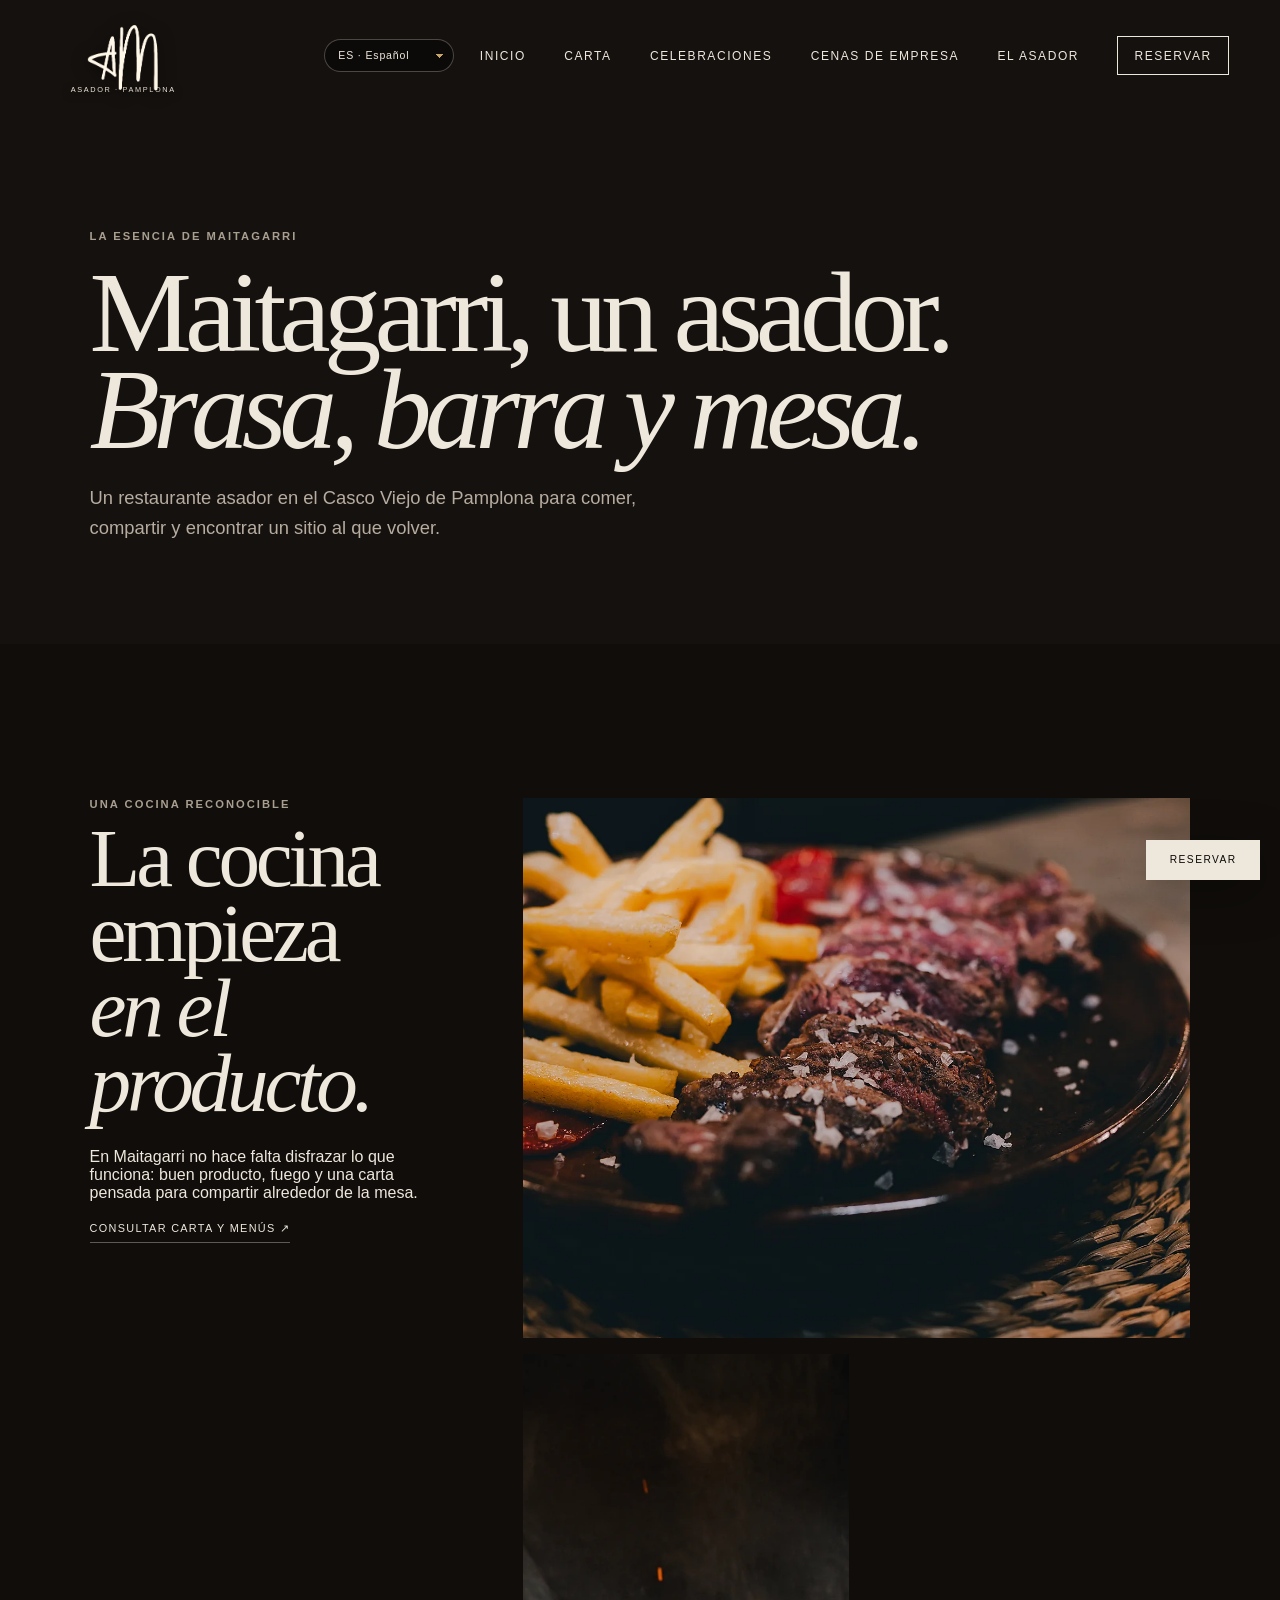
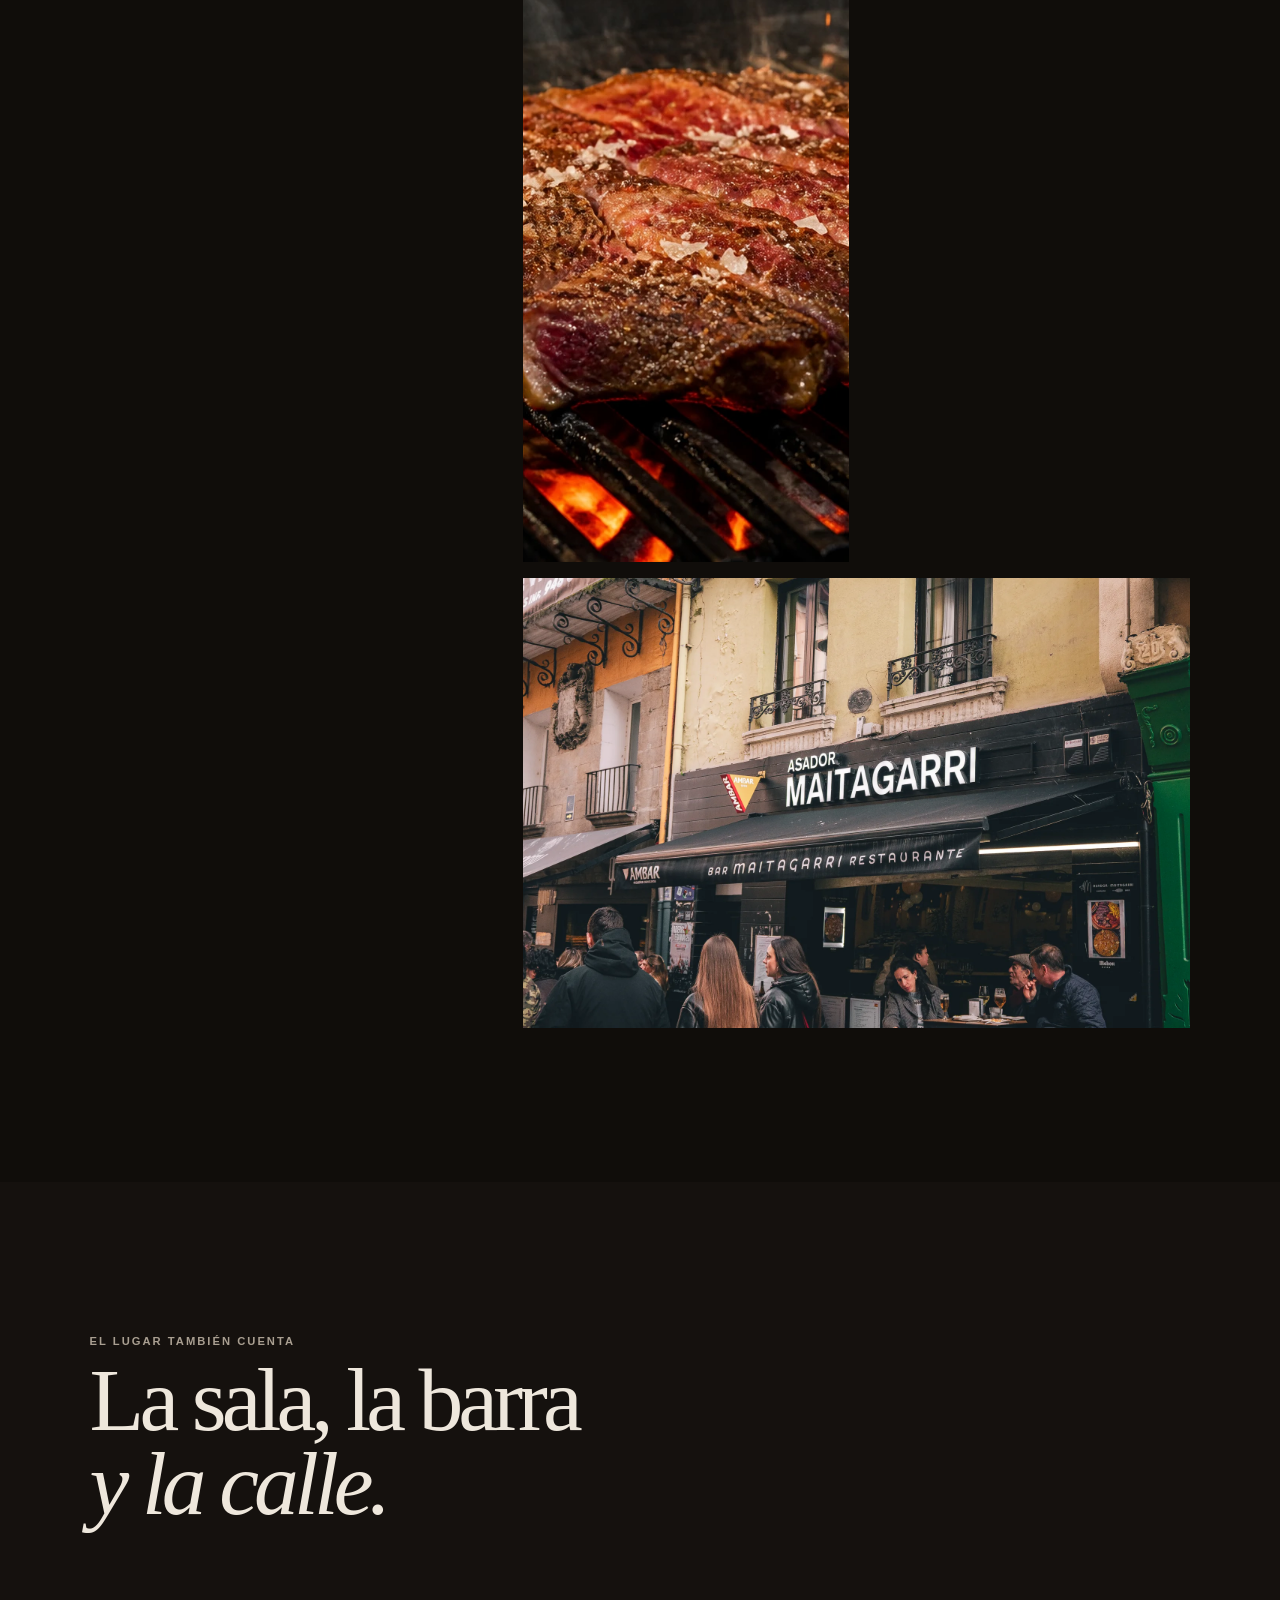
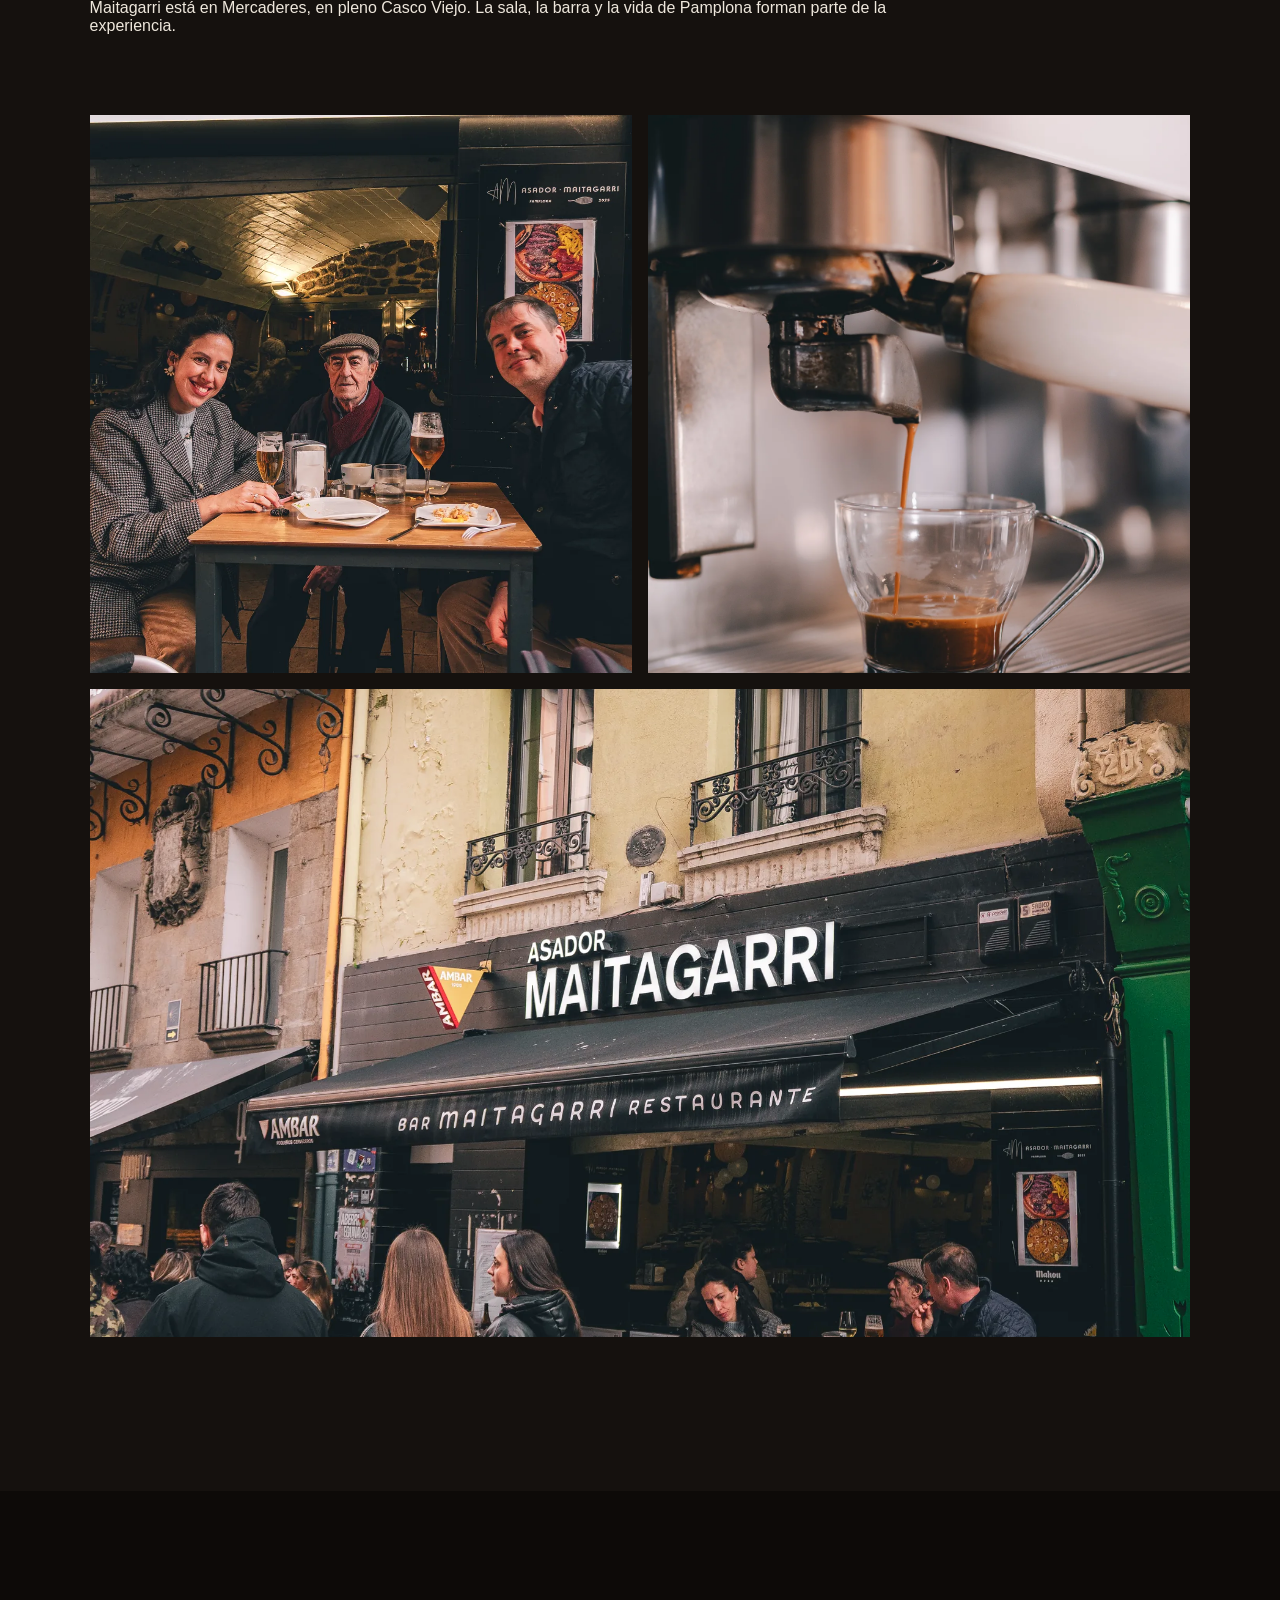
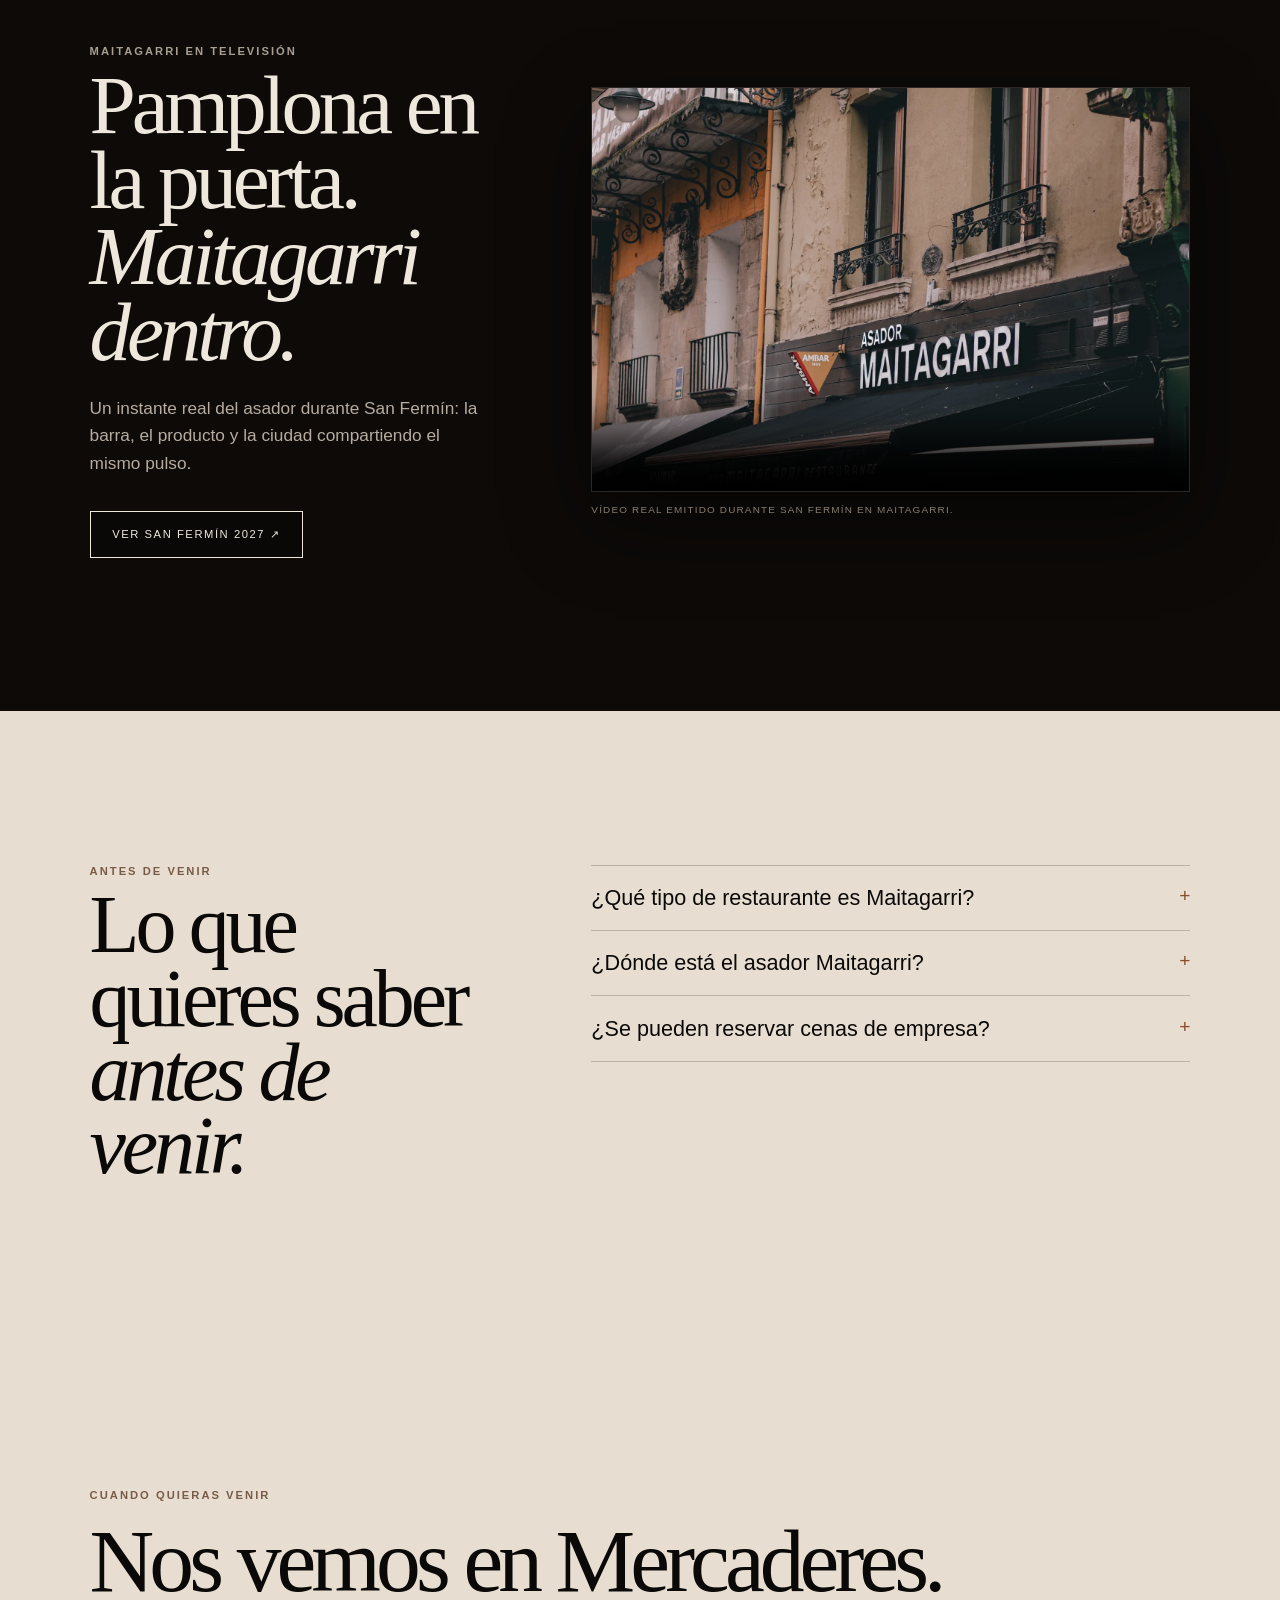
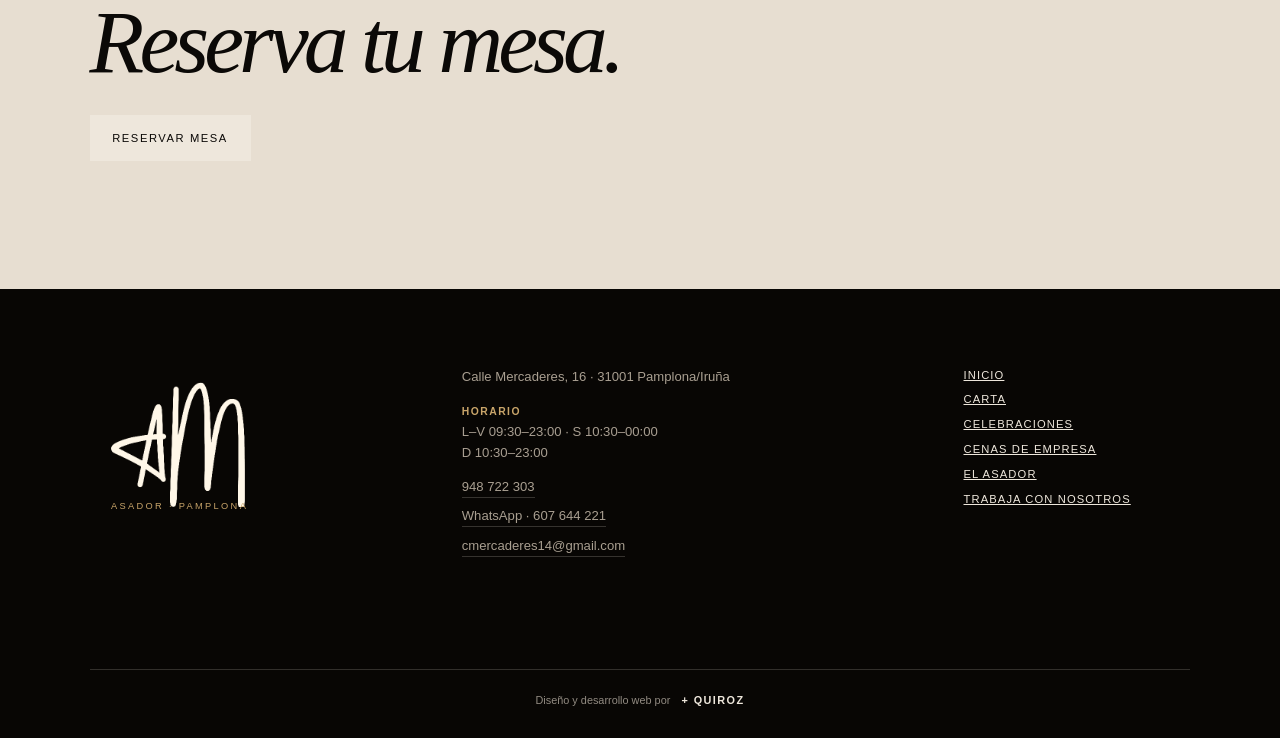
<file: el-asador.html>
<!doctype html>
<html lang="es">
<head>
  <meta charset="UTF-8">
  <meta name="viewport" content="width=device-width, initial-scale=1.0">
  <meta name="theme-color" content="#0b0907">
  <meta name="description" content="Conoce Maitagarri: un restaurante asador en el Casco Viejo de Pamplona donde la brasa, el producto y el ambiente se encuentran alrededor de la mesa.">
  <meta name="robots" content="index,follow">
  <meta property="og:type" content="website">
  <meta property="og:site_name" content="Maitagarri Asador">
  <meta property="og:title" content="El asador | Maitagarri en Pamplona">
  <meta property="og:description" content="La esencia de Maitagarri: brasa, producto y una mesa para compartir en el Casco Viejo de Pamplona.">
  <meta property="og:url" content="https://asadormaitagarri.com/el-asador.html">
  <meta property="og:image" content="https://asadormaitagarri.com/assets/web/dish-chuleton-alt.webp">
  <meta property="og:image:alt" content="Chuletón servido en Maitagarri Asador">
  <meta property="og:locale" content="es_ES">
  <meta name="twitter:card" content="summary_large_image">
  <meta name="twitter:title" content="El asador | Maitagarri en Pamplona">
  <meta name="twitter:description" content="Conoce la esencia de Maitagarri, su brasa, su producto y el ambiente del asador en Pamplona.">
  <meta name="twitter:image" content="https://asadormaitagarri.com/assets/web/dish-chuleton-alt.webp">
  <link rel="canonical" href="https://asadormaitagarri.com/el-asador.html">
  <link rel="alternate" hreflang="es" href="https://asadormaitagarri.com/el-asador.html">
  <link rel="icon" href="assets/brand/maitagarri-am-original.png" type="image/png">
  <link rel="preload" href="assets/web/dish-chuleton-alt.webp" as="image" fetchpriority="high">
  <link rel="stylesheet" href="styles.css?v=30">
  <title>El asador | Maitagarri en Pamplona</title>
  <script type="application/ld+json">
  {"@context":"https://schema.org","@graph":[
    {"@type":"WebPage","@id":"https://asadormaitagarri.com/el-asador.html#webpage","url":"https://asadormaitagarri.com/el-asador.html","name":"El asador Maitagarri en Pamplona","description":"La esencia de Maitagarri: brasa, producto y una mesa para compartir en el Casco Viejo de Pamplona.","inLanguage":"es-ES","isPartOf":{"@id":"https://asadormaitagarri.com/#website"},"about":{"@id":"https://asadormaitagarri.com/#restaurant"}},
    {"@type":"BreadcrumbList","@id":"https://asadormaitagarri.com/el-asador.html#breadcrumb","itemListElement":[{"@type":"ListItem","position":1,"name":"Inicio","item":"https://asadormaitagarri.com/"},{"@type":"ListItem","position":2,"name":"El asador","item":"https://asadormaitagarri.com/el-asador.html"}]},
    {"@type":"FAQPage","@id":"https://asadormaitagarri.com/el-asador.html#faq","mainEntity":[{"@type":"Question","name":"¿Qué tipo de restaurante es Maitagarri?","acceptedAnswer":{"@type":"Answer","text":"Maitagarri es un restaurante asador en el Casco Viejo de Pamplona, especializado en carne a la brasa, chuletón, pinchos y producto navarro."}},{"@type":"Question","name":"¿Dónde está el asador Maitagarri?","acceptedAnswer":{"@type":"Answer","text":"Estamos en Calle Mercaderes, 16, 31001 Pamplona/Iruña, junto al Casco Viejo."}},{"@type":"Question","name":"¿Se pueden reservar cenas de empresa y celebraciones?","acceptedAnswer":{"@type":"Answer","text":"Sí. Puedes solicitar una mesa para cenas de empresa, Navidad, Nochevieja y otras celebraciones desde el formulario de reservas."}}]}
  ]}
  </script>
</head>
<body class="inner-page">
  <a class="skip-link" href="#contenido">Saltar al contenido</a>
  <header class="site-header scrolled">
    <a class="brand" href="/#inicio" aria-label="Maitagarri Asador, volver al inicio"><span class="brand-signature"><img src="assets/brand/maitagarri-am-original.png" alt="Maitagarri"><small>ASADOR · PAMPLONA</small></span></a>
    <button class="menu-toggle" type="button" aria-expanded="false" aria-controls="nav">Menú</button>
    <nav id="nav" aria-label="Navegación principal"><a href="/#inicio">Inicio</a><a href="carta.html">Carta</a><a href="celebraciones.html">Celebraciones</a><a href="cenas-de-empresa.html">Cenas de empresa</a><a href="el-asador.html" aria-current="page">El asador</a><a class="nav-cta" href="/#reserva">Reservar</a></nav>
  </header>
  <main id="contenido">
    <section class="page-hero house-intro"><p class="kicker">La esencia de Maitagarri</p><h1>Maitagarri, un asador.<br><em>Brasa, barra y mesa.</em></h1><p>Un restaurante asador en el Casco Viejo de Pamplona para comer, compartir y encontrar un sitio al que volver.</p></section>
    <section class="product-story section" aria-labelledby="house-story-title"><div class="product-story-heading"><p class="kicker">Una cocina reconocible</p><h2 id="house-story-title">La cocina empieza<br><em>en el producto.</em></h2><p>En Maitagarri no hace falta disfrazar lo que funciona: buen producto, fuego y una carta pensada para compartir alrededor de la mesa.</p><a class="text-link" href="carta.html">Consultar carta y menús ↗</a></div><div class="product-mosaic"><figure class="product-main"><img src="assets/web/dish-chuleton-alt.webp" alt="Chuletón servido en Maitagarri" width="1500" height="2000" fetchpriority="high"></figure><figure class="product-portrait"><img src="assets/web/hero-grill-v2.webp" alt="Brasa encendida en Maitagarri" loading="lazy" width="1600" height="1067"></figure><figure class="product-wide"><img src="assets/web/fachada.webp" alt="Fachada de Maitagarri en el Casco Viejo de Pamplona" loading="lazy" width="1800" height="1200"></figure></div></section>
    <section class="house-gallery section" aria-labelledby="house-gallery-title"><div class="section-heading"><p class="kicker">El lugar también cuenta</p><h2 id="house-gallery-title">La sala, la barra<br><span>y la calle.</span></h2><p>Maitagarri está en Mercaderes, en pleno Casco Viejo. La sala, la barra y la vida de Pamplona forman parte de la experiencia.</p></div><div class="house-grid"><figure><img src="assets/web/familia.webp" alt="Personas compartiendo una mesa en Maitagarri" loading="lazy" width="1800" height="1200"></figure><figure><img src="assets/web/maitagarri-coffee.webp" alt="Café servido en Maitagarri" loading="lazy" width="1200" height="1600"></figure><figure class="wide"><img src="assets/web/fachada.webp" alt="Fachada del restaurante Maitagarri" loading="lazy" width="1800" height="1200"></figure></div></section>
    <section class="sanfermin-film section" id="television" aria-labelledby="film-title"><div class="film-copy"><p class="kicker">Maitagarri en televisión</p><h2 id="film-title">Pamplona en la puerta.<br><span>Maitagarri dentro.</span></h2><p>Un instante real del asador durante San Fermín: la barra, el producto y la ciudad compartiendo el mismo pulso.</p><a class="button button-ghost" href="celebraciones.html#san-fermin-2027">Ver San Fermín 2027 ↗</a></div><figure class="film-frame"><video controls playsinline preload="metadata" poster="assets/web/maitagarri-sign.webp"><source src="assets/video/san-fermin-ambiente.mp4" type="video/mp4">Tu navegador no puede reproducir este vídeo.</video><figcaption>Vídeo real emitido durante San Fermín en Maitagarri.</figcaption></figure></section>
    <section class="campaign-faq section" aria-labelledby="house-faq-title"><div class="campaign-faq-copy"><p class="kicker">Antes de venir</p><h2 id="house-faq-title">Lo que quieres saber<br><em>antes de venir.</em></h2></div><div class="local-seo-faq"><details><summary>¿Qué tipo de restaurante es Maitagarri?</summary><p>Un restaurante asador en el Casco Viejo de Pamplona, especializado en carne a la brasa, chuletón, pinchos y cocina navarra.</p></details><details><summary>¿Dónde está el asador Maitagarri?</summary><p>En Calle Mercaderes, 16, 31001 Pamplona/Iruña, a pocos pasos de los principales recorridos del Casco Viejo.</p></details><details><summary>¿Se pueden reservar cenas de empresa?</summary><p>Sí. Puedes solicitar una mesa para cenas de empresa, Navidad, Nochevieja y otras celebraciones desde el formulario de reservas.</p></details></div></section>
    <section class="page-cta"><p class="kicker">Cuando quieras venir</p><h2>Nos vemos en Mercaderes.<br><em>Reserva tu mesa.</em></h2><a class="button button-solid" href="/#reserva">Reservar mesa</a></section>
  </main>
  <footer id="contacto"><div class="footer-brand"><img src="assets/brand/maitagarri-am-original.png" alt="Maitagarri" class="footer-logo"><span>ASADOR · PAMPLONA</span></div><div class="footer-contact"><p>Calle Mercaderes, 16 · 31001 Pamplona/Iruña</p><p class="footer-hours"><strong>Horario</strong><br>L–V 09:30–23:00 · S 10:30–00:00<br>D 10:30–23:00</p><a href="tel:+34948722303">948 722 303</a><a href="https://wa.me/34607644221" target="_blank" rel="noopener noreferrer">WhatsApp · 607 644 221</a><a href="mailto:cmercaderes14@gmail.com">cmercaderes14@gmail.com</a></div><nav aria-label="Enlaces del pie"><a href="/#inicio">Inicio</a><a href="carta.html">Carta</a><a href="celebraciones.html">Celebraciones</a><a href="cenas-de-empresa.html">Cenas de empresa</a><a href="el-asador.html">El asador</a><a href="trabaja-con-nosotros.html">Trabaja con nosotros</a></nav><a class="quiroz-signature" href="https://quirozstudio.es" target="_blank" rel="noopener noreferrer" aria-label="Diseño y desarrollo web por Quiroz, visitar quirozstudio.es"><span>Diseño y desarrollo web por</span><strong>+ QUIROZ</strong></a></footer>
  <div class="quick-actions" aria-label="Acción rápida"><a class="quick-action quick-reserve" href="tel:+34948722303" aria-label="Reservar llamando a Maitagarri">Reservar</a></div>
  <script src="script.js?v=16" defer></script><script src="i18n.js?v=1" defer></script>
</body>
</html>
</file>
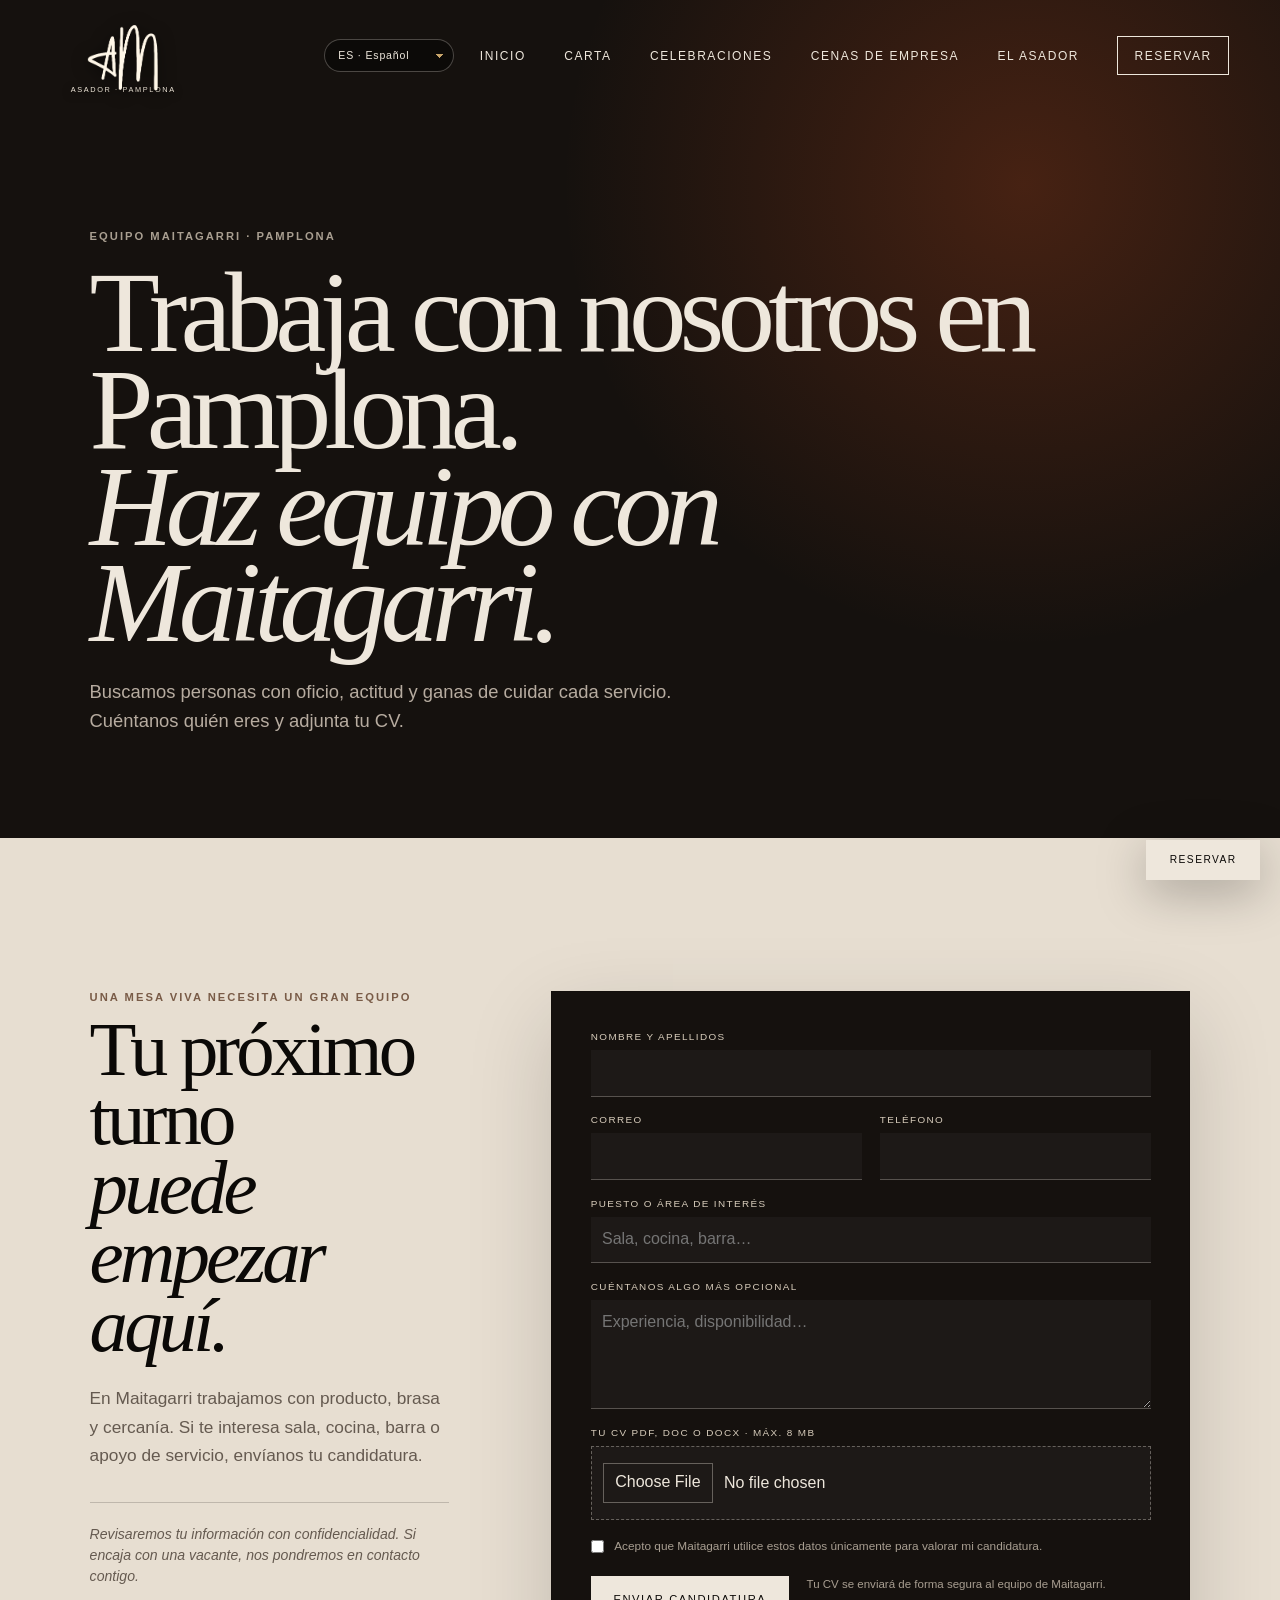
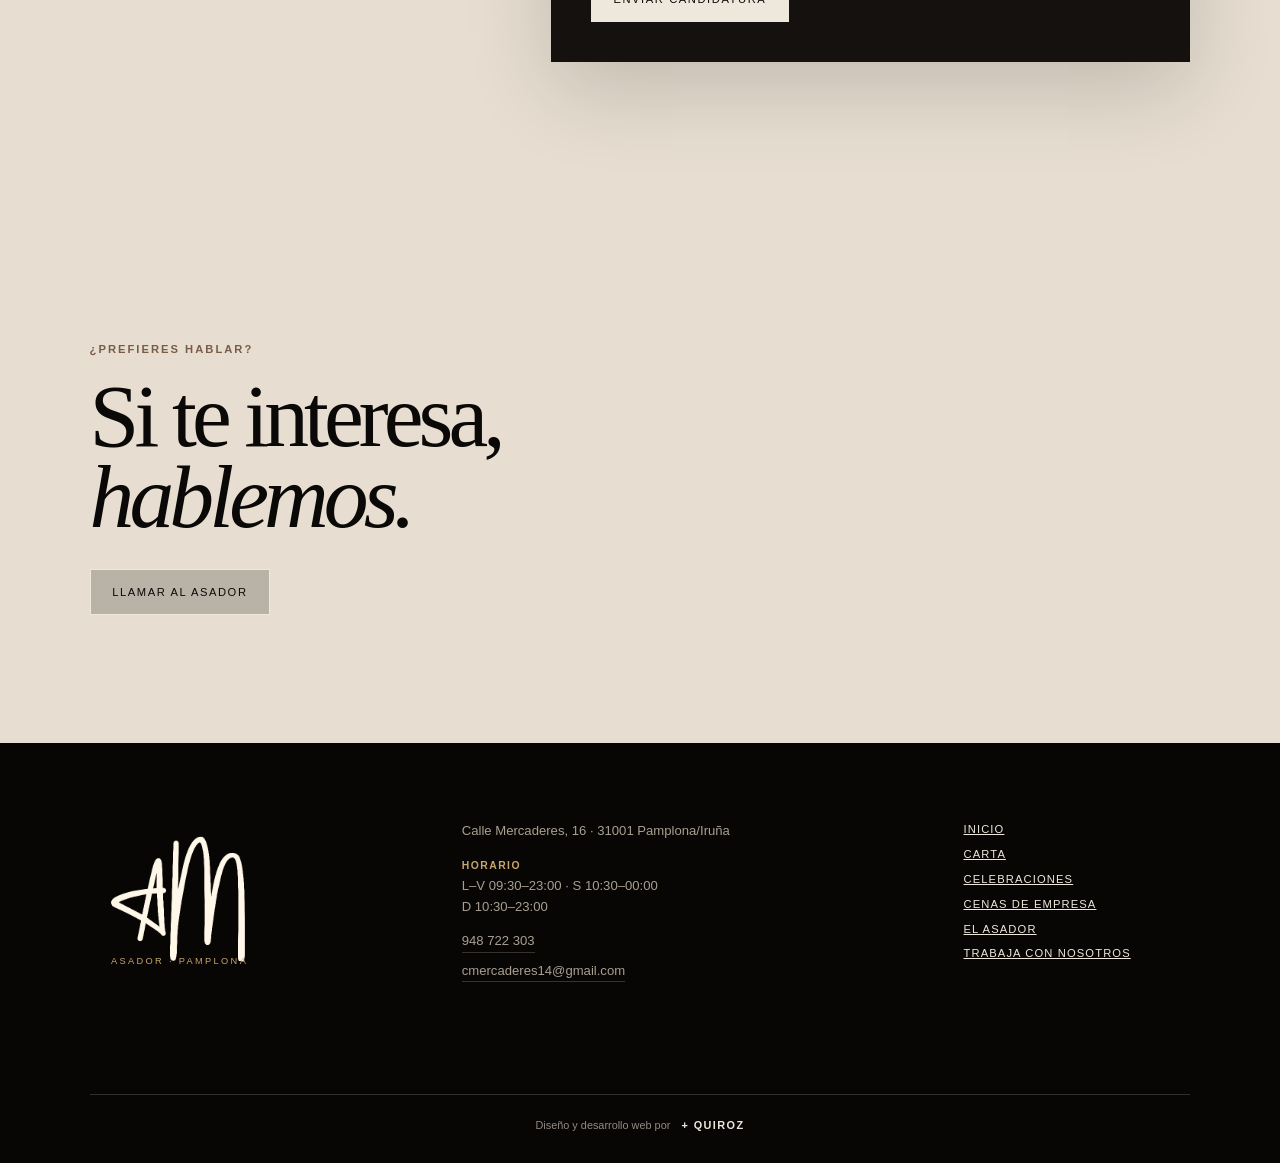
<file: trabaja-con-nosotros.html>
<!doctype html>
<html lang="es">
<head>
  <meta charset="UTF-8">
  <meta name="viewport" content="width=device-width, initial-scale=1.0">
  <meta name="theme-color" content="#0b0907">
  <meta name="description" content="Trabaja con Maitagarri. Envía tu candidatura y CV para formar parte del equipo del asador en Pamplona.">
  <meta name="robots" content="index,follow">
  <meta property="og:type" content="website">
  <meta property="og:site_name" content="Maitagarri Asador">
  <meta property="og:title" content="Trabaja con nosotros | Maitagarri Asador Pamplona">
  <meta property="og:description" content="Únete al equipo de Maitagarri Asador en Pamplona. Envía tu candidatura y CV.">
  <meta property="og:url" content="https://asadormaitagarri.com/trabaja-con-nosotros.html">
  <meta property="og:image" content="https://asadormaitagarri.com/assets/web/fachada.webp">
  <meta property="og:image:alt" content="Maitagarri Asador en Pamplona">
  <meta property="og:locale" content="es_ES">
  <meta name="twitter:card" content="summary_large_image">
  <meta name="twitter:title" content="Trabaja con nosotros | Maitagarri Asador Pamplona">
  <meta name="twitter:description" content="Únete al equipo de Maitagarri Asador en Pamplona. Envía tu candidatura y CV.">
  <meta name="twitter:image" content="https://asadormaitagarri.com/assets/web/fachada.webp">
  <link rel="canonical" href="https://asadormaitagarri.com/trabaja-con-nosotros.html">
  <link rel="alternate" hreflang="es" href="https://asadormaitagarri.com/trabaja-con-nosotros.html">
  <link rel="icon" href="assets/brand/maitagarri-am-original.png" type="image/png">
  <link rel="stylesheet" href="styles.css?v=30">
  <title>Trabaja con nosotros | Maitagarri Asador Pamplona</title>
  <script type="application/ld+json">{"@context":"https://schema.org","@graph":[{"@type":"WebPage","@id":"https://asadormaitagarri.com/trabaja-con-nosotros.html#webpage","url":"https://asadormaitagarri.com/trabaja-con-nosotros.html","name":"Trabaja con nosotros en Maitagarri Asador","description":"Envía tu candidatura y CV para formar parte del equipo de Maitagarri Asador en Pamplona.","inLanguage":"es-ES","isPartOf":{"@id":"https://asadormaitagarri.com/#website"},"about":{"@id":"https://asadormaitagarri.com/#restaurant"}},{"@type":"BreadcrumbList","@id":"https://asadormaitagarri.com/trabaja-con-nosotros.html#breadcrumb","itemListElement":[{"@type":"ListItem","position":1,"name":"Inicio","item":"https://asadormaitagarri.com/"},{"@type":"ListItem","position":2,"name":"Trabaja con nosotros","item":"https://asadormaitagarri.com/trabaja-con-nosotros.html"}]}]}</script>
</head>
<body class="inner-page careers-page">
  <a class="skip-link" href="#contenido">Saltar al contenido</a>
  <header class="site-header scrolled">
    <a class="brand" href="/#inicio" aria-label="Maitagarri Asador, volver al inicio"><span class="brand-signature"><img src="assets/brand/maitagarri-am-original.png" alt="Maitagarri"><small>ASADOR · PAMPLONA</small></span></a>
    <button class="menu-toggle" type="button" aria-expanded="false" aria-controls="nav">Menú</button>
    <nav id="nav" aria-label="Navegación principal"><a href="/#inicio">Inicio</a><a href="carta.html">Carta</a><a href="celebraciones.html">Celebraciones</a><a href="cenas-de-empresa.html">Cenas de empresa</a><a href="el-asador.html">El asador</a><a class="nav-cta" href="/#reserva">Reservar</a></nav>
  </header>
  <main id="contenido">
    <section class="page-hero careers-hero"><p class="kicker">Equipo Maitagarri · Pamplona</p><h1>Trabaja con nosotros en Pamplona.<br><em>Haz equipo con Maitagarri.</em></h1><p>Buscamos personas con oficio, actitud y ganas de cuidar cada servicio. Cuéntanos quién eres y adjunta tu CV.</p></section>
    <section class="careers-section section" aria-labelledby="careers-title"><div class="careers-layout"><div class="careers-copy"><p class="kicker">Una mesa viva necesita un gran equipo</p><h2 id="careers-title">Tu próximo turno<br><em>puede empezar aquí.</em></h2><p>En Maitagarri trabajamos con producto, brasa y cercanía. Si te interesa sala, cocina, barra o apoyo de servicio, envíanos tu candidatura.</p><p class="careers-note">Revisaremos tu información con confidencialidad. Si encaja con una vacante, nos pondremos en contacto contigo.</p></div><form class="careers-form" name="empleo" method="POST" data-netlify="true" enctype="multipart/form-data" aria-label="Enviar candidatura"><input type="hidden" name="form-name" value="empleo"><input type="hidden" name="subject" value="Nueva candidatura — Maitagarri"><div class="form-field form-field-wide"><label for="career-name">Nombre y apellidos</label><input id="career-name" name="nombre" type="text" autocomplete="name" required></div><div class="form-field"><label for="career-email">Correo</label><input id="career-email" name="email" type="email" autocomplete="email" required></div><div class="form-field"><label for="career-phone">Teléfono</label><input id="career-phone" name="telefono" type="tel" inputmode="tel" autocomplete="tel" required></div><div class="form-field form-field-wide"><label for="career-role">Puesto o área de interés</label><input id="career-role" name="puesto" type="text" placeholder="Sala, cocina, barra…" required></div><div class="form-field form-field-wide"><label for="career-message">Cuéntanos algo más <span>Opcional</span></label><textarea id="career-message" name="mensaje" rows="4" placeholder="Experiencia, disponibilidad…"></textarea></div><div class="form-field form-field-wide file-field"><label for="career-cv">Tu CV <span>PDF, DOC o DOCX · máx. 8 MB</span></label><input id="career-cv" name="cv" type="file" accept=".pdf,.doc,.docx,application/pdf,application/msword,application/vnd.openxmlformats-officedocument.wordprocessingml.document" required></div><label class="form-consent form-field-wide"><input type="checkbox" name="privacidad" value="Aceptada" required><span>Acepto que Maitagarri utilice estos datos únicamente para valorar mi candidatura.</span></label><div class="form-submit form-field-wide"><button class="button button-solid" type="submit">Enviar candidatura</button><p class="form-status" role="status" aria-live="polite">Tu CV se enviará de forma segura al equipo de Maitagarri.</p></div></form></div></section>
    <section class="page-cta"><p class="kicker">¿Prefieres hablar?</p><h2>Si te interesa,<br><em>hablemos.</em></h2><a class="button button-ghost" href="tel:+34948722303">Llamar al asador</a></section>
  </main>
    <footer id="contacto"><div class="footer-brand"><img src="assets/brand/maitagarri-am-original.png" alt="Maitagarri" class="footer-logo"><span>ASADOR · PAMPLONA</span></div><div class="footer-contact"><p>Calle Mercaderes, 16 · 31001 Pamplona/Iruña</p><p class="footer-hours"><strong>Horario</strong><br>L–V 09:30–23:00 · S 10:30–00:00<br>D 10:30–23:00</p><a href="tel:+34948722303">948 722 303</a><a href="mailto:cmercaderes14@gmail.com">cmercaderes14@gmail.com</a></div><nav aria-label="Enlaces del pie"><a href="/#inicio">Inicio</a><a href="carta.html">Carta</a><a href="celebraciones.html">Celebraciones</a><a href="cenas-de-empresa.html">Cenas de empresa</a><a href="el-asador.html">El asador</a><a href="trabaja-con-nosotros.html">Trabaja con nosotros</a></nav><a class="quiroz-signature" href="https://quirozstudio.es" target="_blank" rel="noopener noreferrer" aria-label="Diseño y desarrollo web por Quiroz, visitar quirozstudio.es"><span>Diseño y desarrollo web por</span><strong>+ QUIROZ</strong></a></footer>
  <div class="quick-actions" aria-label="Acción rápida"><a class="quick-action quick-reserve" href="tel:+34948722303" aria-label="Reservar llamando a Maitagarri">Reservar</a></div>
  <script src="script.js?v=16" defer></script><script src="i18n.js?v=1" defer></script>
</body>
</html>
</file>
<file: styles.css>
:root{--ink:#0b0907;--paper:#eee7dc;--ember:#e45722;--gold:#c9a56a;--muted:#a99f91;--line:rgba(238,231,220,.18)}*{box-sizing:border-box}html{scroll-behavior:smooth;background:var(--ink)}body{margin:0;background:var(--ink);color:var(--paper);font-family:Arial,Helvetica,sans-serif;overflow-x:hidden}body.intro-active{overflow:hidden}a{color:inherit}img{display:block;max-width:100%}.skip-link{position:fixed;left:1rem;top:-5rem;z-index:1000;background:var(--paper);color:var(--ink);padding:.8rem 1rem}.skip-link:focus{top:1rem}.intro{position:fixed;inset:0;z-index:999;background:#030201;display:grid;place-items:center;transition:opacity .65s ease,visibility .65s}.intro.done{opacity:0;visibility:hidden}.intro-logo{width:min(280px,54vw);color:var(--paper);filter:drop-shadow(0 0 24px rgba(228,87,34,.34));opacity:0;transform:scale(.94);animation:introLogo 2.3s .45s ease forwards}.intro-ember{position:absolute;width:6px;height:6px;border-radius:50%;background:#ffb14a;box-shadow:0 0 20px 8px #e45722,0 0 90px 35px rgba(228,87,34,.24);animation:ember 2.8s ease forwards}.intro-smoke{position:absolute;width:60vw;height:40vh;background:radial-gradient(ellipse,rgba(210,205,195,.14),transparent 68%);filter:blur(40px);transform:translateY(34%);animation:smokeIntro 3s ease forwards}.intro-skip{position:absolute;right:1.2rem;bottom:1.2rem;border:0;border-bottom:1px solid var(--muted);background:none;color:var(--muted);padding:.5rem;font:inherit;cursor:pointer}.site-header{position:fixed;z-index:100;inset:0 0 auto;display:flex;justify-content:space-between;align-items:center;padding:1.1rem clamp(1rem,4vw,4rem);transition:background .35s,backdrop-filter .35s}.site-header.scrolled{background:rgba(11,9,7,.78);backdrop-filter:blur(16px);border-bottom:1px solid var(--line)}.brand{width:112px;color:var(--paper)}.brand img{width:100%}.site-header nav{display:flex;align-items:center;gap:clamp(1rem,3vw,2.8rem);font-size:.75rem;letter-spacing:.13em;text-transform:uppercase}.site-header nav a{text-decoration:none}.nav-cta{border:1px solid var(--paper);padding:.72rem 1rem}.menu-toggle{display:none;background:none;border:1px solid var(--line);color:var(--paper);padding:.65rem .8rem}.hero{height:118svh;min-height:760px;position:relative;overflow:hidden;background:radial-gradient(circle at 61% 52%,#3b160b 0,#120b08 27%,#050403 66%)}.hero:after{content:"";position:absolute;inset:0;background:linear-gradient(90deg,rgba(4,3,2,.88) 0,rgba(4,3,2,.25) 47%,rgba(4,3,2,.54)),linear-gradient(0deg,var(--ink),transparent 25%);z-index:8}.hero-atmosphere{position:absolute;inset:-10%;background:radial-gradient(circle at 62% 61%,rgba(255,88,23,.32),transparent 23%);animation:breathe 4s ease-in-out infinite}.grill{position:absolute;z-index:2;left:36%;top:52%;width:78%;height:30%;transform:perspective(700px) rotateX(66deg) rotateZ(-7deg);background:repeating-linear-gradient(90deg,transparent 0 30px,rgba(90,86,78,.72) 31px 37px,transparent 38px 67px);filter:drop-shadow(0 12px 9px #000)}.steak-wrap{position:absolute;z-index:5;width:min(68vw,980px);left:43%;top:43%;transform:translate(-10%,-10%) rotate(-3deg);filter:drop-shadow(0 50px 40px rgba(0,0,0,.78));will-change:transform}.steak-wrap img{width:100%;position:relative;z-index:2}.steak-glow{position:absolute;inset:20% 10% 10%;background:#e84716;filter:blur(60px);opacity:.42}.smoke{position:absolute;z-index:4;width:60vw;height:50vh;border-radius:50%;filter:blur(55px);opacity:.23;background:radial-gradient(ellipse,rgba(210,203,190,.65),transparent 64%);animation:smoke 9s ease-in-out infinite}.smoke-back{left:28%;top:18%}.smoke-front{z-index:7;right:-12%;bottom:10%;animation-delay:-4s}.embers{position:absolute;z-index:6;inset:20% 0 0 42%;background-image:radial-gradient(circle,#ffbe66 0 1px,transparent 2px),radial-gradient(circle,#e45722 0 2px,transparent 3px);background-size:83px 91px,127px 143px;animation:sparks 5s linear infinite;mask-image:linear-gradient(transparent,#000 28%,transparent 90%)}.hero-copy{position:absolute;z-index:10;left:clamp(1.2rem,7vw,7rem);top:29%;max-width:520px}.eyebrow,.kicker{font-size:.7rem;letter-spacing:.26em;text-transform:uppercase;color:var(--gold)}h1,h2,h3,p{margin-top:0}h1,h2{font-family:Georgia,'Times New Roman',serif;font-weight:400}h1{font-size:clamp(3.8rem,7.5vw,7.8rem);line-height:.82;letter-spacing:-.055em;margin:.7rem 0 2rem}h1 em,h2 em{color:var(--gold);font-weight:400}.hero-actions{display:flex;gap:.8rem}.button{display:inline-flex;text-decoration:none;text-transform:uppercase;letter-spacing:.14em;font-size:.7rem;padding:1rem 1.35rem;border:1px solid var(--paper);transition:.25s}.button:hover,.button:focus-visible{transform:translateY(-2px);box-shadow:0 10px 25px rgba(0,0,0,.28)}.button-solid{background:var(--paper);color:var(--ink)}.button-ghost{background:rgba(0,0,0,.2)}.scroll-cue{position:absolute;z-index:10;bottom:10%;left:50%;transform:translateX(-50%);font-size:.63rem;letter-spacing:.19em;text-transform:uppercase;color:var(--muted)}.section{padding:clamp(6rem,12vw,11rem) clamp(1.2rem,7vw,7rem)}.manifesto{background:var(--paper);color:var(--ink)}.manifesto>h2,.section-heading h2,.people-intro h2{font-size:clamp(3rem,7vw,7rem);line-height:.93;letter-spacing:-.055em}.manifesto>h2 span{color:#7c7165}.manifesto-grid{display:grid;grid-template-columns:1fr 1fr;gap:12vw;align-items:end;margin-top:6rem}.manifesto-grid>p{font:clamp(1.3rem,2.3vw,2.2rem)/1.45 Georgia,serif}.manifesto figure{margin:0 0 -17rem}.manifesto figure img{width:100%;height:55vh;object-fit:cover}.manifesto figcaption{font-size:.65rem;letter-spacing:.18em;text-transform:uppercase;margin-top:.7rem}.experiences{padding-top:20rem;background:#15110e}.section-heading{max-width:850px}.experience-panels{display:flex;height:68vh;min-height:520px;gap:.65rem;margin-top:5rem}.experience{position:relative;flex:1;overflow:hidden;cursor:pointer;padding:1.5rem;display:flex;align-items:flex-end;background:linear-gradient(0deg,rgba(0,0,0,.88),rgba(0,0,0,.05)),var(--image) center/cover;transition:flex .65s cubic-bezier(.2,.7,.1,1);isolation:isolate}.experience:before{content:"";position:absolute;inset:0;background:#120e0a;opacity:.5;transition:.4s;z-index:-1}.experience.active,.experience:hover,.experience:focus{flex:2.4}.experience.active:before,.experience:hover:before,.experience:focus:before{opacity:.05}.experience-number{position:absolute;top:1.3rem;right:1.3rem;color:var(--gold);font:1rem Georgia}.experience-copy{max-width:390px}.experience h3{font:clamp(2.3rem,4vw,4.6rem)/1 Georgia;margin:0 0 .8rem}.experience p,.experience a{opacity:0;transform:translateY(10px);transition:.4s .1s;pointer-events:none}.experience.active p,.experience.active a,.experience:hover p,.experience:hover a,.experience:focus p,.experience:focus a{opacity:1;transform:none;pointer-events:auto}.experience a{text-transform:uppercase;font-size:.65rem;letter-spacing:.16em}.review-slot{padding:clamp(5rem,10vw,9rem) max(7vw,1.2rem);background:#0c0a08;border-block:1px solid var(--line)}.review-slot span{color:var(--gold);font-size:.65rem;letter-spacing:.18em;text-transform:uppercase}.review-slot p{max-width:1000px;font:clamp(2rem,4.8vw,5rem)/1.1 Georgia;color:#8e867b;margin:1.5rem 0 0}.menu-preview{display:grid;grid-template-columns:1.1fr .9fr;gap:8vw;align-items:center;background:#ddd3c5;color:var(--ink)}.menu-image{margin-left:-7vw}.menu-image img{height:76vh;width:100%;object-fit:cover}.menu-content h2,.pinchos h2,.location h2,.reserve h2{font-size:clamp(3.3rem,6.5vw,7rem);line-height:.91;letter-spacing:-.05em}.menu-content>p:not(.kicker){font:1.2rem/1.6 Georgia;max-width:600px}.menu-categories{display:flex;flex-wrap:wrap;gap:.7rem;margin:2rem 0}.menu-categories span{border:1px solid rgba(11,9,7,.25);padding:.7rem .9rem;font-size:.68rem;text-transform:uppercase;letter-spacing:.12em}.pending-note{font:italic .9rem/1.5 Arial!important;color:#6e6358}.pinchos{background:#e8dfd3;color:var(--ink);overflow:hidden}.pinchos-title{position:relative;z-index:2}.pincho-track{display:grid;grid-template-columns:1.2fr .48fr;gap:3vw;align-items:end;margin:4rem -2vw 0 8vw}.pincho-track figure{margin:0}.pincho-main img{height:65vh;width:100%;object-fit:cover}.pincho-human img{height:48vh;width:100%;object-fit:cover}.pincho-note{text-align:right;margin:1rem 3vw 0;font-size:.72rem;letter-spacing:.12em;text-transform:uppercase}.people{background:#15110e}.people-grid{display:grid;grid-template-columns:1fr 1fr;gap:1rem;margin-top:5rem}.people-grid figure{margin:0;overflow:hidden}.people-grid img{width:100%;height:70vh;object-fit:cover;transition:transform .8s}.people-grid figure:hover img{transform:scale(1.025)}.people-grid .wide{grid-column:1/-1}.people-grid .wide img{height:80vh}.location{display:grid;grid-template-columns:1fr 1fr;gap:8vw;align-items:center;background:#d7cdc0;color:var(--ink)}.location-photo{margin-left:-7vw}.location-photo img{width:100%;height:75vh;object-fit:cover}.reserve{min-height:90vh;position:relative;display:grid;place-items:center;text-align:center;overflow:hidden}.reserve-bg{position:absolute;inset:0;background:linear-gradient(rgba(8,6,4,.48),rgba(8,6,4,.9)),url('assets/web/familia.webp') center/cover;filter:saturate(.75)}.reserve-content{position:relative;z-index:2}.reserve-content p{color:#c8bdb0}.disabled{opacity:.7;cursor:not-allowed}.review-conversion{background:var(--paper);color:var(--ink)}footer{display:grid;grid-template-columns:1fr 1.4fr .7fr;gap:3rem;padding:5rem max(7vw,1.2rem) 2rem;background:#080604;align-items:start}.footer-logo{width:170px}.footer-logo+div{color:var(--muted);font-size:.85rem}footer nav{display:flex;flex-direction:column;gap:.8rem;font-size:.7rem;letter-spacing:.1em;text-transform:uppercase}.quiroz-signature{grid-column:1/-1;margin-top:4rem;padding-top:1.5rem;border-top:1px solid var(--line);display:flex;align-items:center;justify-content:center;gap:.7rem;text-decoration:none;color:#928b82;font-size:.68rem}.quiroz-signature strong{color:var(--paper);letter-spacing:.13em}:focus-visible{outline:2px solid #ffb14a;outline-offset:4px}@keyframes introLogo{35%{opacity:.15}65%,100%{opacity:1;transform:scale(1)}}@keyframes ember{0%{opacity:0;transform:translateY(50px)}35%{opacity:1}100%{opacity:.15;transform:translateY(-80px) scale(9)}}@keyframes smokeIntro{0%{opacity:0;transform:translateY(40%)}60%{opacity:.6}100%{opacity:0;transform:translateY(-20%) scale(1.6)}}@keyframes breathe{50%{opacity:.72;transform:scale(1.08)}}@keyframes smoke{50%{transform:translate(7%,-8%) scale(1.15);opacity:.16}}@keyframes sparks{to{background-position:15px -190px,-20px -240px}}
@media(max-width:760px){.site-header{padding:.9rem 1rem}.brand{width:88px}.menu-toggle{display:block}.site-header nav{position:absolute;top:100%;left:0;right:0;display:none;flex-direction:column;align-items:stretch;background:rgba(9,7,5,.96);padding:1.2rem}.site-header nav.open{display:flex}.hero{height:105svh;min-height:660px}.hero-copy{top:20%;left:1.2rem}.hero h1{font-size:clamp(3.7rem,18vw,5.5rem)}.steak-wrap{width:125vw;left:5%;top:54%;transform:rotate(-5deg)}.grill{left:-10%;top:62%;width:140%}.hero-actions{flex-wrap:wrap}.scroll-cue{bottom:4%;width:100%;text-align:center}.manifesto-grid,.menu-preview,.location{grid-template-columns:1fr}.manifesto-grid{gap:3rem;margin-top:3rem}.manifesto figure{margin:0 -1.2rem -11rem}.manifesto figure img{height:54vh}.experiences{padding-top:15rem}.experience-panels{height:auto;display:grid}.experience{min-height:55vh}.experience,.experience.active,.experience:hover,.experience:focus{flex:none}.experience p,.experience a{opacity:1;transform:none;pointer-events:auto}.menu-image,.location-photo{margin:0 -1.2rem}.menu-image img,.location-photo img{height:55vh}.pincho-track{display:flex;overflow-x:auto;scroll-snap-type:x mandatory;margin:3rem -1.2rem 0;padding:0 1.2rem}.pincho-track figure{min-width:84vw;scroll-snap-align:center}.pincho-main img,.pincho-human img{height:55vh}.people-grid{display:block}.people-grid figure{margin-bottom:1rem}.people-grid img,.people-grid .wide img{height:57vh}.location-copy{padding-top:2rem}footer{grid-template-columns:1fr}.quiroz-signature{grid-column:1;flex-wrap:wrap;margin-top:1rem}}
@media(prefers-reduced-motion:reduce){html{scroll-behavior:auto}*,*:before,*:after{animation-duration:.01ms!important;animation-iteration-count:1!important;transition-duration:.01ms!important}.intro{display:none}.steak-wrap{transform:rotate(-3deg)}.embers{display:none}}

/* Selector de idioma compartido con la carta QR. Es una herramienta de servicio, no otro color protagonista. */
.language-switcher{display:flex;align-items:center;margin-left:auto;margin-right:clamp(.8rem,2vw,2rem)}.lang-select{appearance:none;min-width:130px;border:1px solid rgba(238,231,220,.28);border-radius:999px;background:rgba(11,9,7,.72);color:var(--paper);padding:.62rem 2rem .62rem .82rem;font:500 .66rem/1 Arial,Helvetica,sans-serif;letter-spacing:.08em;cursor:pointer;background-image:linear-gradient(45deg,transparent 50%,var(--gold) 50%),linear-gradient(135deg,var(--gold) 50%,transparent 50%);background-position:calc(100% - 13px) 50%,calc(100% - 9px) 50%;background-size:4px 4px,4px 4px;background-repeat:no-repeat}.lang-select:hover,.lang-select:focus-visible{border-color:var(--gold);background-color:rgba(11,9,7,.92)}.lang-select option{background:#15110e;color:var(--paper)}.sr-only{position:absolute!important;width:1px!important;height:1px!important;padding:0!important;margin:-1px!important;overflow:hidden!important;clip:rect(0,0,0,0)!important;white-space:nowrap!important;border:0!important}
@media(max-width:760px){.site-header{flex-wrap:wrap}.site-header .brand{order:1}.language-switcher{order:2;margin-right:.6rem}.menu-toggle{order:3}.site-header nav{order:4}.lang-select{min-width:118px;padding:.58rem 1.75rem .58rem .72rem;font-size:.6rem}}

/* Hero direction v2: producto centrado, limpio y con profundidad real */
.hero:after{background:linear-gradient(0deg,var(--ink) 0,transparent 22%),radial-gradient(circle at 50% 52%,transparent 24%,rgba(4,3,2,.22) 72%);pointer-events:none}
.hero-atmosphere{background:radial-gradient(ellipse at 50% 68%,rgba(255,93,24,.42),transparent 28%),radial-gradient(circle at 50% 52%,#32150b 0,#100a07 35%,#050403 70%)}
.grill{left:10%;top:57%;width:80%;height:26%;transform:perspective(700px) rotateX(67deg);background:repeating-linear-gradient(90deg,transparent 0 34px,rgba(125,115,99,.7) 35px 41px,transparent 42px 76px);filter:drop-shadow(0 18px 13px #000)}
.grill:after{content:"";position:absolute;inset:24% 8% -35%;background:radial-gradient(circle at 16% 50%,#ff9b37 0 2px,#9e260d 4px,#260b05 10px,transparent 13px),radial-gradient(circle at 42% 60%,#ffd07a 0 2px,#d33d12 5px,#2b0b05 12px,transparent 15px),radial-gradient(circle at 72% 45%,#ff8b2d 0 3px,#841d09 7px,#220906 14px,transparent 17px);background-size:58px 45px,76px 52px,91px 60px;filter:blur(1px) drop-shadow(0 0 13px #e84516);opacity:.92}
.steak-wrap{z-index:7;width:min(67vw,1040px);left:50%;top:48%;transform:translate(-50%,-37%) rotate(-1deg);filter:drop-shadow(0 52px 32px rgba(0,0,0,.82)) drop-shadow(0 8px 15px rgba(255,87,22,.18))}
.steak-wrap img{height:auto;filter:contrast(1.16) saturate(1.09) brightness(1.07)}
.steak-glow{inset:42% 12% 2%;background:#ff541d;filter:blur(48px);opacity:.62}
.smoke{z-index:4;width:45vw;height:42vh;filter:blur(48px);opacity:.2;pointer-events:none}
.smoke-back{left:27%;top:18%}.smoke-front{z-index:6;right:18%;bottom:17%;width:26vw;height:20vh;opacity:.09}
.embers{z-index:5;inset:22% 18% 18%;mask-image:linear-gradient(transparent,#000 40%,transparent 93%)}
.hero-copy{left:50%;top:13%;bottom:auto;max-width:1000px;width:90%;transform:translateX(-50%);text-align:center}.hero-copy h1{font-size:clamp(2.5rem,3.8vw,4rem);line-height:.9;margin:.35rem 0 1rem}.hero-copy h1 br{display:none}.hero-actions{justify-content:center}
@media(max-width:760px){.hero-copy{top:auto;bottom:5%;left:1.2rem;right:1.2rem;width:auto;max-width:none;transform:none;text-align:left}.hero-copy h1 br{display:block}.hero-actions{justify-content:flex-start}.hero h1{font-size:clamp(2.35rem,10.5vw,3.5rem);line-height:.86;margin-bottom:1rem}.hero-copy .eyebrow{font-size:.6rem}.steak-wrap{width:94vw;left:50%;top:39%;transform:translate(-50%,-42%) rotate(-2deg)}.grill{left:-20%;top:47%;width:140%}.smoke-back{left:5%;top:13%;width:90vw}.smoke-front{display:none}.scroll-cue{display:none}.hero:after{background:linear-gradient(0deg,var(--ink) 0,rgba(11,9,7,.93) 22%,transparent 48%),radial-gradient(circle at 50% 40%,transparent 22%,rgba(4,3,2,.2) 75%)}.hero-actions .button{padding:.85rem 1rem;font-size:.62rem}}
@media(prefers-reduced-motion:reduce){.steak-wrap{transform:translate(-50%,-37%) rotate(-1deg)}}

/* Hero v3: fotografía integrada, sin efecto de recorte */
.hero-scene{position:absolute;z-index:4;inset:0;overflow:hidden;transform:scale(1.035);transform-origin:center 58%;will-change:transform}
.hero-scene:after{content:"";position:absolute;inset:0;background:linear-gradient(180deg,rgba(3,2,1,.4) 0,transparent 29%,transparent 72%,rgba(3,2,1,.55) 100%),radial-gradient(circle at 50% 57%,transparent 35%,rgba(2,1,1,.26) 100%);pointer-events:none}
.hero-scene img{width:100%;height:100%;object-fit:cover;object-position:center 62%;filter:contrast(1.05) saturate(1.02)}
.hero .embers,.hero .grill,.hero .steak-wrap,.hero .smoke-front{display:none}
.hero .smoke-back{z-index:5;left:28%;top:9%;width:44vw;height:30vh;opacity:.1;mix-blend-mode:screen}
.hero:after{z-index:6;background:linear-gradient(0deg,var(--ink) 0,transparent 16%)}
.hero-copy{z-index:8}.site-header{z-index:100}
@media(max-width:760px){.hero-scene{inset:9% 0 auto;height:52vh;transform:scale(1.02);background:#050403}.hero-scene img{object-fit:contain;object-position:center}.hero-scene:after{background:linear-gradient(180deg,rgba(3,2,1,.2),transparent 25%,transparent 72%,rgba(3,2,1,.65))}.hero .smoke-back{top:10%;left:5%;width:90vw}.hero:after{background:linear-gradient(0deg,var(--ink) 0,rgba(11,9,7,.95) 23%,transparent 44%)}}
@media(max-width:760px){.hero-copy{top:52%;bottom:auto}}

/* Movimiento orgánico del fuego: siempre fuera del foco principal */
.fire-canvas{position:absolute;z-index:7;inset:0;width:100%;height:100%;pointer-events:none;mix-blend-mode:screen;opacity:.88}
.heat-haze{position:absolute;z-index:5;left:12%;right:12%;top:48%;height:26%;pointer-events:none;opacity:.16;background:repeating-linear-gradient(93deg,transparent 0 22px,rgba(255,144,65,.12) 25px,transparent 31px 52px);filter:blur(7px);mask-image:linear-gradient(transparent,#000 35%,transparent);animation:heatDrift 3.8s ease-in-out infinite alternate}
.hero .smoke-back{animation:smoke 8s ease-in-out infinite,smokePulse 4.8s ease-in-out infinite alternate}
@keyframes heatDrift{to{transform:translate3d(1.5%,-4%,0) skewX(-1.5deg);filter:blur(9px)}}
@keyframes smokePulse{to{opacity:.16;filter:blur(58px);transform:translate3d(4%,-7%,0) scale(1.08)}}
@media(max-width:760px){.fire-canvas{opacity:.7}.heat-haze{left:3%;right:3%;top:38%;height:18%;opacity:.1}}
@media(prefers-reduced-motion:reduce){.fire-canvas,.heat-haze{display:none}.hero .smoke-back{animation:none}}

/* Fotografía real remasterizada: se conserva el plato original */
.hero-scene img{object-position:center 58%;filter:contrast(1.025) saturate(1.01)}
@media(max-width:760px){.hero-scene img{object-fit:cover;object-position:63% center}}

/* Intro v2: el fuego dibuja la identidad */
.intro{background:radial-gradient(circle at 50% 58%,#1b0905 0,#080403 30%,#020202 68%);isolation:isolate}
.intro-brand{position:relative;z-index:4;width:min(440px,72vw);display:grid;justify-items:center;transform:translateY(-1vh)}
.intro-mark{width:min(310px,62vw);overflow:visible}.intro-strokes path{stroke-dasharray:1;stroke-dashoffset:1;animation:drawFire 1.25s cubic-bezier(.3,.65,.2,1) forwards}.intro-strokes path:nth-child(2){animation-delay:.18s}.intro-strokes path:nth-child(3){animation-delay:.38s}
.intro-word{display:flex;gap:clamp(.25rem,1vw,.72rem);margin-top:-.25rem;font-size:clamp(1.05rem,3vw,1.7rem);font-weight:700;letter-spacing:.1em}.intro-word span{opacity:0;transform:translateY(13px);color:#f4e2c4;text-shadow:0 0 16px rgba(255,112,34,.34);animation:letterForge .42s cubic-bezier(.2,.8,.2,1) forwards}.intro-word span:nth-child(1){animation-delay:1.08s}.intro-word span:nth-child(2){animation-delay:1.14s}.intro-word span:nth-child(3){animation-delay:1.2s}.intro-word span:nth-child(4){animation-delay:1.26s}.intro-word span:nth-child(5){animation-delay:1.32s}.intro-word span:nth-child(6){animation-delay:1.38s}.intro-word span:nth-child(7){animation-delay:1.44s}.intro-word span:nth-child(8){animation-delay:1.5s}.intro-word span:nth-child(9){animation-delay:1.56s}.intro-word span:nth-child(10){animation-delay:1.62s}
.intro-subline{display:flex;align-items:center;gap:.8rem;margin-top:.75rem;font-size:.56rem;letter-spacing:.32em;color:#c99b6a;opacity:0;animation:sublineIn .6s 1.72s ease forwards}.intro-subline i{display:block;width:28px;height:1px;background:linear-gradient(90deg,transparent,#e85827,transparent)}
.intro-heat{position:absolute;z-index:1;left:50%;top:55%;width:min(520px,90vw);height:min(360px,60vh);transform:translate(-50%,-50%) scale(.25);border-radius:50%;background:radial-gradient(circle,rgba(255,177,61,.36) 0,rgba(228,57,17,.18) 24%,transparent 68%);filter:blur(18px);animation:heatIgnite 2.7s ease-out forwards}
.intro-smoke{z-index:2;top:25%;width:min(700px,95vw);height:55vh;background:radial-gradient(ellipse,rgba(190,181,168,.14),transparent 67%);animation:introSmokeV2 3s ease-in-out forwards}
.intro-sparks{position:absolute;z-index:3;inset:0;overflow:hidden;pointer-events:none}.intro-sparks i{position:absolute;left:var(--x);bottom:34%;width:var(--size);height:calc(var(--size)*2.5);border-radius:50%;background:#ffc464;box-shadow:0 0 7px #f24b1f;opacity:0;animation:sparkRise 1.35s var(--delay) cubic-bezier(.2,.55,.2,1) forwards}
.intro-fire{position:absolute;z-index:2;left:8%;right:8%;bottom:-5%;height:42%;filter:blur(2px) saturate(1.2);opacity:0;animation:fireReveal .65s .12s ease-out forwards;pointer-events:none}.intro-fire:after{content:"";position:absolute;left:5%;right:5%;bottom:0;height:34%;background:radial-gradient(ellipse,rgba(255,97,18,.72),rgba(163,24,5,.18) 42%,transparent 72%);filter:blur(24px)}.intro-fire i{position:absolute;bottom:3%;left:calc(10% + var(--n,0)*13%);width:16%;height:78%;border-radius:50% 10% 48% 52%;transform-origin:50% 100%;background:radial-gradient(ellipse at 50% 82%,#fff2a6 0 7%,#ff9b28 25%,#e6380e 52%,transparent 73%);mix-blend-mode:screen;filter:blur(5px);animation:flameDance 1.05s ease-in-out infinite alternate}.intro-fire i:nth-child(1){--n:0;height:62%;animation-delay:-.2s}.intro-fire i:nth-child(2){--n:1;height:88%;animation-delay:-.7s}.intro-fire i:nth-child(3){--n:2;height:70%;animation-delay:-.35s}.intro-fire i:nth-child(4){--n:3;height:100%;animation-delay:-.9s}.intro-fire i:nth-child(5){--n:4;height:76%;animation-delay:-.45s}.intro-fire i:nth-child(6){--n:5;height:92%;animation-delay:-.1s}.intro-fire i:nth-child(7){--n:6;height:58%;animation-delay:-.65s}
.intro-brazier{position:absolute;z-index:3;left:50%;bottom:-2%;width:min(900px,112vw);height:24%;transform:translateX(-50%) perspective(600px) rotateX(64deg);pointer-events:none}.intro-coals{position:absolute;inset:20% 3% 0;border-radius:50%;background:radial-gradient(circle at 18% 48%,#ffd26d 0 2px,#f24917 4px,#210603 9px,transparent 13px),radial-gradient(circle at 72% 35%,#fff0a3 0 2px,#e74213 5px,#1c0503 11px,transparent 15px),radial-gradient(circle at 48% 68%,#ff9b32 0 3px,#b82009 7px,#130504 15px,transparent 20px),repeating-radial-gradient(circle at 45% 55%,#090403 0 8px,#351009 10px 16px,#110504 19px 25px);box-shadow:0 -15px 55px rgba(244,67,15,.48);animation:coalPulse 1.35s ease-in-out infinite alternate}.intro-grill{position:absolute;inset:0;background:repeating-linear-gradient(90deg,transparent 0 34px,rgba(74,67,59,.92) 35px 40px,transparent 41px 74px);opacity:.8;filter:drop-shadow(0 4px 2px #000)}
.intro-skip{z-index:8}
@keyframes drawFire{0%{stroke-dashoffset:1;opacity:.15}55%{opacity:1;filter:url(#fire-glow) drop-shadow(0 0 13px #ed481a)}100%{stroke-dashoffset:0;opacity:1}}
@keyframes letterForge{to{opacity:1;transform:none}}
@keyframes sublineIn{to{opacity:1;transform:none}}
@keyframes heatIgnite{20%{opacity:.25;transform:translate(-50%,-50%) scale(.4)}62%{opacity:1;transform:translate(-50%,-50%) scale(1)}100%{opacity:.48;transform:translate(-50%,-50%) scale(1.2)}}
@keyframes introSmokeV2{0%{opacity:0;transform:translate(-5%,35%) scale(.7)}45%{opacity:.7}100%{opacity:0;transform:translate(6%,-22%) scale(1.4)}}
@keyframes sparkRise{0%{opacity:0;transform:translate(0,20px) scale(.6)}18%{opacity:1}100%{opacity:0;transform:translate(var(--drift),-210px) scale(.2)}}
@keyframes fireReveal{to{opacity:.88}}@keyframes flameDance{0%{transform:translate3d(-5%,4%,0) rotate(-4deg) scale(.88,1);opacity:.6}100%{transform:translate3d(7%,-9%,0) rotate(5deg) scale(1.08,1.16);opacity:1}}@keyframes coalPulse{to{filter:brightness(1.45);box-shadow:0 -20px 75px rgba(255,79,16,.64)}}
@media(max-width:600px){.intro-brand{width:84vw}.intro-mark{width:72vw}.intro-word{gap:.23rem;font-size:1rem}.intro-subline{font-size:.48rem}}
@media(max-width:600px){.intro-fire{left:-18%;right:-18%;height:35%}.intro-brazier{height:20%;bottom:-1%}.intro-brand{transform:translateY(-7vh)}}

/* Cabecera: marca correctamente encuadrada y separada de la fotografía */
.site-header .brand{width:138px;display:flex;align-items:center;justify-content:center;padding:.55rem .7rem .45rem;background:linear-gradient(135deg,rgba(5,3,2,.82),rgba(17,9,5,.56));border:1px solid rgba(238,231,220,.14);backdrop-filter:blur(10px);box-shadow:0 10px 34px rgba(0,0,0,.24);transform:translateY(.1rem)}
.site-header .brand img{width:100%;height:auto}
@media(max-width:760px){.site-header{padding:.8rem 1rem}.site-header .brand{width:112px;padding:.42rem .5rem .35rem}}

/* Intro v4: fuego atmosférico, sin parrilla artificial */
.intro-brazier{display:none}
.intro-fire{z-index:2;left:-8%;right:-8%;bottom:-13%;height:44%;opacity:0;filter:blur(7px) saturate(1.08);mask-image:linear-gradient(to top,#000 0 48%,rgba(0,0,0,.7) 70%,transparent 100%);animation:fireReveal .9s .18s ease-out forwards}
.intro-fire:before{content:"";position:absolute;inset:20% 0 0;background:radial-gradient(ellipse at 50% 100%,rgba(255,169,55,.55),rgba(224,55,12,.24) 32%,transparent 70%);filter:blur(22px);animation:fireBreath 1.8s ease-in-out infinite alternate}
.intro-fire:after{left:8%;right:8%;bottom:0;height:62%;background:radial-gradient(ellipse at 50% 100%,rgba(255,91,18,.58),rgba(122,18,5,.12) 46%,transparent 72%);filter:blur(30px)}
.intro-fire i{bottom:0;width:13%;height:68%;border-radius:52% 48% 42% 58%/72% 68% 32% 28%;background:radial-gradient(ellipse at 50% 100%,rgba(255,232,151,.9) 0 7%,rgba(255,143,35,.8) 24%,rgba(220,49,11,.55) 48%,transparent 72%);mix-blend-mode:screen;filter:blur(9px);animation:flameElegant 1.4s ease-in-out infinite alternate}
.intro-fire i:nth-child(1){left:5%;height:48%;animation-delay:-.35s}.intro-fire i:nth-child(2){left:24%;height:72%;animation-delay:-1.05s}.intro-fire i:nth-child(3){left:45%;height:88%;animation-delay:-.6s}.intro-fire i:nth-child(4){left:66%;height:66%;animation-delay:-1.2s}.intro-fire i:nth-child(5){left:84%;height:46%;animation-delay:-.15s}
.intro-sparks i{animation-duration:var(--speed,1.35s);box-shadow:0 0 9px rgba(242,75,31,.85)}
@keyframes flameElegant{0%{transform:translate3d(-5%,5%,0) rotate(-3deg) scale(.82,1);opacity:.42}100%{transform:translate3d(6%,-8%,0) rotate(4deg) scale(1.08,1.13);opacity:.78}}@keyframes fireBreath{to{opacity:.68;transform:scale(1.08,.92)}}
@media(max-width:600px){.intro-fire{left:-35%;right:-35%;bottom:-9%;height:35%;filter:blur(8px)}}

/* Identidad original proporcionada por Maitagarri, sin reinterpretación */
.intro-original-logo{width:min(330px,65vw);height:auto;border-radius:50%;opacity:0;transform:scale(.82);filter:drop-shadow(0 0 32px rgba(228,87,34,.38));animation:originalLogoIn 1.05s .28s cubic-bezier(.16,.8,.2,1) forwards}
.site-header .brand{width:126px;padding:.38rem;background:rgba(5,3,2,.55)}
.site-header .brand img,.footer-logo{border-radius:50%}
.footer-logo{width:170px;height:170px;object-fit:cover}
@keyframes originalLogoIn{to{opacity:1;transform:scale(1)}}
@media(max-width:760px){.site-header .brand{width:96px;padding:.28rem}.intro-original-logo{width:min(310px,70vw)}}

/* Intro v5: el original se templa y se revela */
.intro-logo-stage{position:relative;width:min(340px,68vw);aspect-ratio:1;display:grid;place-items:center;filter:drop-shadow(0 28px 45px rgba(0,0,0,.58))}
.intro-logo-stage:before{content:"";position:absolute;inset:-13%;border-radius:50%;background:conic-gradient(from 210deg,transparent 0 23%,rgba(255,82,20,.08) 35%,rgba(255,187,75,.58) 48%,rgba(235,63,16,.16) 61%,transparent 76%);filter:blur(18px);opacity:0;animation:forgeHalo 2.8s .15s ease-out forwards}
.intro-logo-stage .intro-original-logo{width:100%;clip-path:circle(0 at 50% 54%);opacity:1;transform:scale(.9) rotate(-1.5deg);filter:sepia(.22) contrast(1.08) drop-shadow(0 0 28px rgba(228,87,34,.28));animation:logoForgeReveal 1.35s .38s cubic-bezier(.2,.75,.2,1) forwards}
.intro-ember-ring{position:absolute;z-index:3;inset:-2px;border-radius:50%;background:conic-gradient(from -90deg,transparent 0 5%,#ff5b1e 18%,#ffd47d 38%,#e54214 58%,rgba(229,67,19,.12) 76%,transparent 90%);mask:radial-gradient(farthest-side,transparent calc(100% - 4px),#000 calc(100% - 3px));opacity:0;transform:rotate(-110deg);animation:ringIgnite 1.65s .18s cubic-bezier(.3,.7,.15,1) forwards}
.intro-light-sweep{position:absolute;z-index:4;inset:5%;border-radius:50%;overflow:hidden;pointer-events:none}.intro-light-sweep:after{content:"";position:absolute;top:-25%;bottom:-25%;width:20%;left:-35%;background:linear-gradient(90deg,transparent,rgba(255,238,194,.54),transparent);filter:blur(10px);transform:skewX(-12deg);animation:lightSweep 1.05s 1.12s ease-in-out forwards}
@keyframes logoForgeReveal{0%{clip-path:circle(0 at 50% 54%);transform:scale(.9) rotate(-1.5deg)}72%{clip-path:circle(54% at 50% 50%)}100%{clip-path:circle(51% at 50% 50%);transform:scale(1) rotate(0);filter:sepia(0) contrast(1) drop-shadow(0 0 18px rgba(228,87,34,.2))}}
@keyframes ringIgnite{0%{opacity:0;transform:rotate(-110deg) scale(.92)}22%{opacity:1}78%{opacity:.95}100%{opacity:.32;transform:rotate(250deg) scale(1.015)}}
@keyframes forgeHalo{25%{opacity:.35;transform:scale(.85)}65%{opacity:1}100%{opacity:.3;transform:scale(1.12) rotate(22deg)}}@keyframes lightSweep{to{left:115%}}
@media(max-width:600px){.intro-logo-stage{width:min(315px,72vw)}}

/* Intro v6: A y M originales construidas como piezas independientes */
.intro-letter-stage{position:relative;width:min(340px,72vw);height:min(270px,57vw);filter:drop-shadow(0 20px 34px rgba(0,0,0,.6))}
.intro-letter{position:absolute;object-fit:contain;filter:drop-shadow(0 0 11px rgba(255,91,25,.7));opacity:0}
.intro-letter-a{z-index:2;left:2%;top:15%;width:46%;height:78%;clip-path:polygon(0 0,0 0,0 100%,0 100%);animation:buildA 1.05s .25s cubic-bezier(.25,.75,.2,1) forwards}
.intro-letter-m{z-index:1;right:0;top:0;width:72%;height:100%;clip-path:inset(0 100% 0 0);animation:buildM 1.18s .72s cubic-bezier(.2,.72,.18,1) forwards}
.intro-letter-glow{position:absolute;z-index:0;inset:10% 0 0;border-radius:50%;background:radial-gradient(circle,rgba(255,142,37,.3),rgba(222,50,13,.12) 38%,transparent 68%);filter:blur(22px);opacity:0;animation:letterHeat 2.2s .18s ease-out forwards}
.intro-independent-word{display:flex;gap:clamp(.28rem,1vw,.68rem);margin-top:.15rem;font-size:clamp(1rem,2.6vw,1.45rem);font-weight:700;letter-spacing:.12em}.intro-independent-word span{opacity:0;transform:translateY(12px);animation:letterForge .38s forwards}.intro-independent-word span:nth-child(1){animation-delay:1.5s}.intro-independent-word span:nth-child(2){animation-delay:1.56s}.intro-independent-word span:nth-child(3){animation-delay:1.62s}.intro-independent-word span:nth-child(4){animation-delay:1.68s}.intro-independent-word span:nth-child(5){animation-delay:1.74s}.intro-independent-word span:nth-child(6){animation-delay:1.8s}.intro-independent-word span:nth-child(7){animation-delay:1.86s}.intro-independent-word span:nth-child(8){animation-delay:1.92s}.intro-independent-word span:nth-child(9){animation-delay:1.98s}.intro-independent-word span:nth-child(10){animation-delay:2.04s}
.intro-independent-sub{display:flex;align-items:center;gap:.8rem;margin-top:.65rem;font-size:.55rem;letter-spacing:.24em;color:#c99b6a;opacity:0;animation:sublineIn .55s 2.12s forwards}.intro-independent-sub i{width:24px;height:1px;background:linear-gradient(90deg,transparent,#e85827,transparent)}
@keyframes buildA{0%{opacity:0;clip-path:polygon(0 0,0 0,0 100%,0 100%);transform:translate(-18px,12px) rotate(-5deg)}35%{opacity:1}100%{opacity:1;clip-path:polygon(0 0,100% 0,100% 100%,0 100%);transform:none}}
@keyframes buildM{0%{opacity:0;clip-path:inset(0 100% 0 0);transform:translateX(18px)}25%{opacity:1}100%{opacity:1;clip-path:inset(0);transform:none}}
@keyframes letterHeat{35%{opacity:1;transform:scale(.72)}100%{opacity:.42;transform:scale(1.15)}}
@media(max-width:600px){.intro-letter-stage{width:76vw;height:61vw}.intro-independent-word{font-size:.95rem;gap:.24rem}.intro-independent-sub{font-size:.46rem}}

/* Firma AM como identidad principal dentro de la web */
.site-header .brand{width:132px;padding:0;background:none;border:0;backdrop-filter:none;box-shadow:none;transform:none;text-decoration:none}
.brand-signature{display:grid;justify-items:center;width:100%}.site-header .brand-signature img{width:92px;height:62px;object-fit:contain;object-position:center;filter:drop-shadow(0 3px 8px rgba(0,0,0,.72));border-radius:0}.brand-signature small{margin-top:-.1rem;color:#f1e8da;font-size:.43rem;line-height:1;letter-spacing:.22em;white-space:nowrap;text-shadow:0 2px 8px #000}
.footer-brand{display:grid;justify-items:start;width:max-content}.footer-brand .footer-logo{width:180px;height:138px;object-fit:contain;object-position:center;border-radius:0}.footer-brand span{width:100%;margin-top:-.35rem;text-align:center;color:var(--gold);font-size:.58rem;letter-spacing:.25em}
@media(max-width:760px){.site-header .brand{width:104px;padding:0}.site-header .brand-signature img{width:76px;height:52px}.brand-signature small{font-size:.36rem;letter-spacing:.16em}.footer-brand .footer-logo{width:150px;height:115px}}

/* Ajuste óptico de la firma: proporciones originales sin solapes ni restos */
.intro-letter-stage{width:min(340px,72vw);height:min(301px,63.7vw)}
.intro-letter-a{left:0;top:4%;width:43.35%;height:93.35%}
.intro-letter-m{left:42.85%;right:auto;top:0;width:57.15%;height:100%}
.site-header .brand{width:144px}.site-header .brand-signature img{width:108px;height:72px}.brand-signature small{font-size:.46rem;margin-top:-.2rem}
@media(max-width:760px){.site-header .brand{width:112px}.site-header .brand-signature img{width:86px;height:58px}.brand-signature small{font-size:.37rem}}

/* ASADOR como primer mensaje de marca */
.intro-asador-lockup{position:relative;display:grid;justify-items:center;margin-top:.7rem;opacity:0;transform:translateY(16px);animation:asadorReveal .8s 2.12s cubic-bezier(.18,.8,.2,1) forwards}
.intro-asador-lockup:before{content:"";position:absolute;left:50%;top:42%;width:130%;height:160%;transform:translate(-50%,-50%) scaleX(.35);background:radial-gradient(ellipse,rgba(255,117,27,.22),rgba(201,44,10,.06) 43%,transparent 70%);filter:blur(18px);opacity:0;animation:asadorHeat 1.45s 2.05s ease-out forwards}
.intro-asador-lockup strong{position:relative;font:400 clamp(2rem,4vw,3.35rem)/.9 Georgia,'Times New Roman',serif;letter-spacing:.24em;padding-left:.24em;color:#f4e9d9;text-shadow:0 0 7px rgba(255,215,150,.35),0 0 28px rgba(232,74,19,.5);white-space:nowrap}
.intro-asador-lockup strong:after{content:"";position:absolute;left:0;right:.24em;bottom:-.34rem;height:1px;background:linear-gradient(90deg,transparent,#f26a28 22%,#ffd08a 50%,#f26a28 78%,transparent);transform:scaleX(0);animation:asadorLine .72s 2.56s ease-out forwards}
.intro-asador-lockup span{display:flex;align-items:center;gap:.65rem;margin-top:.82rem;color:#c9a56a;font-size:.5rem;letter-spacing:.42em;padding-left:.42em;opacity:0;animation:sublineIn .5s 2.82s forwards}.intro-asador-lockup span i{display:block;width:25px;height:1px;background:linear-gradient(90deg,transparent,rgba(201,165,106,.65))}.intro-asador-lockup span i:last-child{transform:scaleX(-1)}
@keyframes asadorReveal{0%{opacity:0;transform:translateY(16px);filter:blur(8px)}58%{opacity:1;filter:blur(0);text-shadow:0 0 34px #f05b20}100%{opacity:1;transform:none;filter:none}}
@keyframes asadorHeat{30%{opacity:1;transform:translate(-50%,-50%) scaleX(.62)}100%{opacity:.25;transform:translate(-50%,-50%) scaleX(1)}}@keyframes asadorLine{to{transform:scaleX(1)}}
@media(max-width:600px){.intro-asador-lockup{margin-top:.55rem}.intro-asador-lockup strong{font-size:clamp(1.75rem,9vw,2.4rem);letter-spacing:.19em;padding-left:.19em}.intro-asador-lockup span{font-size:.43rem}}

/* Carta completa */
.restaurant-menu{background:#e7ded1;color:var(--ink);padding-top:clamp(6rem,10vw,9rem)}.menu-intro{max-width:850px}.menu-intro h2{font-size:clamp(3.4rem,7vw,7rem);line-height:.9;margin:.6rem 0 1.5rem}.menu-intro>p:last-child{font:1.15rem/1.6 Georgia;max-width:650px;color:#5f554b}.menu-tabs{position:sticky;top:0;z-index:20;display:flex;gap:.55rem;margin:3rem 0 4rem;padding:.8rem 0;background:rgba(231,222,209,.94);backdrop-filter:blur(12px);border-bottom:1px solid rgba(11,9,7,.15)}.menu-tabs button{border:1px solid rgba(11,9,7,.28);background:transparent;color:var(--ink);padding:.85rem 1.15rem;text-transform:uppercase;letter-spacing:.13em;font-size:.67rem;cursor:pointer}.menu-tabs button[aria-selected="true"]{background:var(--ink);color:var(--paper)}.menu-render{min-height:50vh}.sidreria-hero{display:grid;grid-template-columns:1.2fr .8fr;min-height:480px;background:#100c09;color:var(--paper);margin-bottom:1rem}.sidreria-hero img{width:100%;height:100%;object-fit:cover;object-position:center 45%}.sidreria-hero>div{display:flex;flex-direction:column;justify-content:center;padding:clamp(2rem,5vw,5rem)}.sidreria-hero h3{font:clamp(3rem,6vw,6rem)/.9 Georgia;margin:.7rem 0 2rem}.sidreria-hero>div>strong{font:clamp(3.5rem,7vw,7rem)/1 Georgia;color:var(--gold)}.sidreria-hero strong small{font:400 .75rem Arial;text-transform:uppercase;letter-spacing:.16em}.sidreria-grid{display:grid;grid-template-columns:repeat(2,1fr);gap:1px;background:rgba(11,9,7,.14)}.sidreria-grid>section{background:#f1e9dd;padding:clamp(1.5rem,3vw,3rem)}.sidreria-grid h3,.menu-group>h3{font:400 clamp(2rem,3.5vw,3.5rem)/1 Georgia;margin:0 0 2rem}.sidreria-grid article{padding:1rem 0;border-top:1px solid rgba(11,9,7,.13)}.sidreria-grid h4{font:400 1rem/1.3 Georgia;margin:0 0 .65rem}.dish-allergens{display:flex;flex-wrap:wrap;gap:.35rem}.dish-allergens span{font-size:.56rem;letter-spacing:.1em;text-transform:uppercase;border:1px solid rgba(11,9,7,.22);padding:.3rem .42rem;color:#655a50}.menu-group{padding:3rem 0 5rem;border-top:1px solid rgba(11,9,7,.2)}.menu-items{display:grid;grid-template-columns:repeat(2,1fr);gap:0 4vw}.menu-item{padding:1.4rem 0;border-top:1px solid rgba(11,9,7,.14)}.menu-item-head{display:flex;align-items:start;justify-content:space-between;gap:1rem}.menu-item h4{font:400 clamp(1.2rem,2vw,1.7rem)/1.15 Georgia;margin:0}.menu-item-head strong{color:#9b542e;white-space:nowrap}.menu-item p{color:#6c6258;line-height:1.55;margin:.75rem 0 1rem;max-width:600px}
@media(max-width:760px){.menu-tabs{overflow-x:auto;margin-inline:-1.2rem;padding-inline:1.2rem}.menu-tabs button{white-space:nowrap}.sidreria-hero{grid-template-columns:1fr}.sidreria-hero img{height:42vh}.sidreria-grid,.menu-items{grid-template-columns:1fr}.menu-group{padding:2.4rem 0}.menu-item{padding:1.2rem 0}.sidreria-hero>div{padding:2rem}.sidreria-hero h3{font-size:3.2rem}.restaurant-menu{padding-inline:1.2rem}}

/* Reseñas reales */
.review-slot{position:relative;overflow:hidden}.review-slot:before{content:'“';position:absolute;right:5vw;top:-2.5rem;font:14rem/1 Georgia;color:rgba(201,165,106,.07);pointer-events:none}.review-meta{display:flex;align-items:center;justify-content:space-between;gap:1rem;margin-bottom:2rem}.review-label,.review-detail{color:var(--gold);font-size:.65rem;letter-spacing:.16em;text-transform:uppercase}.review-stars{color:#e9b75e;font-size:1rem;letter-spacing:.16em}.review-slot blockquote{position:relative;z-index:1;max-width:1120px;margin:0;font:clamp(1.75rem,3.55vw,3.8rem)/1.18 Georgia;color:#c9c0b5;letter-spacing:-.025em}.review-author{display:inline-flex;align-items:center;gap:.7rem;margin-top:2.4rem;text-decoration:none;text-transform:uppercase;font-size:.7rem;letter-spacing:.16em;color:var(--paper);border-bottom:1px solid rgba(238,231,220,.35);padding-bottom:.4rem}.review-author span{color:var(--gold);transition:transform .2s}.review-author:hover span{transform:translate(3px,-3px)}.review-sidreria{background:#e6ddd0;color:var(--ink)}.review-sidreria blockquote{color:#443c34}.review-sidreria .review-author{color:var(--ink);border-color:rgba(11,9,7,.35)}
@media(max-width:760px){.review-meta{align-items:flex-start;flex-direction:column;margin-bottom:1.5rem}.review-slot blockquote{font-size:clamp(1.55rem,7vw,2.2rem);line-height:1.23}.review-slot:before{font-size:9rem;top:-1rem}.review-author{margin-top:1.8rem}}

.restaurant-menu .menu-tabs{top:108px}
.anchor-target{position:absolute;inset-block-start:0}.menu-pinchos{padding:1rem 0 5rem}.menu-pinchos .pinchos-title{margin-bottom:3rem}.menu-pinchos .pinchos-title h3{font:400 clamp(3.4rem,7vw,7rem)/.9 Georgia;margin:.6rem 0 0}.menu-pinchos .pincho-note{color:#655a50}
@media(max-width:760px){.restaurant-menu .menu-tabs{top:78px}}

/* Reseñas compactas con expansión progresiva */
.review-slot blockquote.review-collapsed{display:-webkit-box;-webkit-box-orient:vertical;-webkit-line-clamp:4;overflow:hidden}.review-toggle{display:block;margin-top:1.5rem;padding:.5rem 0;border:0;border-bottom:1px solid currentColor;background:none;color:var(--gold);font:600 .65rem/1 Arial;text-transform:uppercase;letter-spacing:.16em;cursor:pointer}.review-sidreria .review-toggle{color:#8f542f}.review-toggle+.review-author{margin-left:1.5rem;margin-top:1.5rem}

/* Pinchos: secuencia editorial con cinco fotografías reales */
.pincho-track{grid-template-columns:repeat(12,1fr);gap:1rem;align-items:start;margin-left:3vw;margin-right:0}.pincho-track figure{overflow:hidden}.pincho-track img{width:100%;object-fit:cover;transition:transform .8s ease}.pincho-track figure:hover img{transform:scale(1.025)}.pincho-main{grid-column:1/9}.pincho-main img{height:62vh}.pincho-track .pincho-detail:nth-child(2){grid-column:9/13}.pincho-track .pincho-detail:nth-child(2) img{height:62vh}.pincho-wide{grid-column:1/7}.pincho-wide img{height:48vh}.pincho-track .pincho-detail:nth-child(4){grid-column:7/10}.pincho-track .pincho-detail:nth-child(4) img,.pincho-human img{height:55vh}.pincho-human{grid-column:10/13}
@media(max-width:760px){.review-slot blockquote.review-collapsed{-webkit-line-clamp:5}.review-toggle+.review-author{margin-left:1rem}.pincho-track{display:flex;margin:3rem -1.2rem 0;padding:0 1.2rem;gap:.8rem}.pincho-track figure{min-width:82vw}.pincho-track img,.pincho-main img,.pincho-wide img,.pincho-track .pincho-detail:nth-child(2) img,.pincho-track .pincho-detail:nth-child(4) img,.pincho-human img{height:56vh}}
.review-slot{display:grid;grid-template-columns:minmax(150px,.75fr) minmax(310px,1.35fr) auto;align-items:center;gap:clamp(1.25rem,4vw,4rem);padding:clamp(2rem,3.5vw,3.5rem) max(7vw,1.2rem)}.review-slot:before{content:none}.review-identity{display:flex;flex-direction:column;gap:.45rem}.review-identity strong{font:400 clamp(1.25rem,2vw,1.8rem)/1.1 Georgia;color:var(--paper)}.review-scores{display:flex;align-items:center;gap:.75rem;max-width:none!important;margin:0!important;font:400 clamp(.78rem,1vw,.92rem)/1.4 Arial!important;letter-spacing:.035em;color:#b9b0a5!important;white-space:nowrap}.review-scores i{width:1px;height:1rem;background:rgba(201,165,106,.45)}.review-slot .review-author{margin:0;white-space:nowrap}.review-sidreria .review-identity strong{color:var(--ink)}.review-sidreria .review-scores{color:#62584e!important}.review-sidreria .review-scores i{background:rgba(11,9,7,.25)}
@media(max-width:820px){.review-slot{grid-template-columns:1fr auto}.review-scores{grid-column:1/-1;grid-row:2;white-space:normal;flex-wrap:wrap}.review-slot .review-author{grid-column:2;grid-row:1}.review-identity{grid-column:1;grid-row:1}}
@media(max-width:520px){.review-slot{grid-template-columns:1fr;padding-block:2rem}.review-slot .review-author,.review-identity,.review-scores{grid-column:1;grid-row:auto}.review-scores{gap:.5rem;font-size:.72rem!important}.review-slot .review-author{justify-self:start;font-size:.62rem}}
.review-slot blockquote{grid-column:1/-1;max-width:920px;margin:.15rem 0 0;font:400 clamp(.92rem,1.25vw,1.08rem)/1.65 Georgia;color:#aca398;letter-spacing:0}.review-slot blockquote.review-collapsed{-webkit-line-clamp:2}.review-slot .review-toggle{grid-column:1/-1;justify-self:start;margin:.1rem 0 0;padding:.35rem 0;color:var(--gold)}.review-sidreria blockquote{color:#5d5349}.review-sidreria .review-toggle{color:#8f542f}
@media(max-width:520px){.review-slot blockquote,.review-slot .review-toggle{grid-column:1}.review-slot blockquote{font-size:.9rem;line-height:1.55}.review-slot blockquote.review-collapsed{-webkit-line-clamp:3}}
.product-story{background:#100d0a;display:grid;grid-template-columns:.68fr 1.32fr;gap:clamp(3rem,7vw,8rem);align-items:start}.product-story-heading{position:sticky;top:150px}.product-story-heading h2{font:400 clamp(3.4rem,6.5vw,7rem)/.9 Georgia;margin:.6rem 0 1.7rem;letter-spacing:-.05em}.product-story-heading>p:last-child{max-width:420px;color:#b3a99d;font:1.05rem/1.6 Georgia}.product-mosaic{display:grid;grid-template-columns:repeat(2,1fr);gap:1rem}.product-mosaic figure{margin:0;overflow:hidden}.product-mosaic img{width:100%;height:44vh;object-fit:cover;transition:transform .8s ease}.product-mosaic figure:hover img{transform:scale(1.025)}.product-mosaic .product-main{grid-column:1/-1}.product-mosaic .product-main img{height:60vh}.product-mosaic .product-portrait{grid-row:span 2}.product-mosaic .product-portrait img{height:calc(88vh + 1rem)}.product-mosaic .product-wide{grid-column:1/-1}.product-mosaic .product-wide img{height:50vh}.pinchos-lead{max-width:560px;color:#655a50;font:1.05rem/1.6 Georgia}.menu-pinchos .pincho-track{margin-left:0}.menu-pinchos .pincho-track figure{grid-column:span 4}.menu-pinchos .pincho-track figure img{height:48vh}.menu-pinchos .pincho-track figure:nth-child(1){grid-column:1/9}.menu-pinchos .pincho-track figure:nth-child(1) img{height:62vh}.menu-pinchos .pincho-track figure:nth-child(2){grid-column:9/13}.menu-pinchos .pincho-track figure:nth-child(2) img{height:62vh}.menu-pinchos .pincho-track figure:nth-child(3){grid-column:1/7}.menu-pinchos .pincho-track figure:nth-child(4){grid-column:7/10}.menu-pinchos .pincho-track figure:nth-child(5){grid-column:10/13}.menu-pinchos .pincho-track figure:nth-child(6){grid-column:1/5}.menu-pinchos .pincho-track figure:nth-child(7){grid-column:5/9}.menu-pinchos .pincho-track figure:nth-child(8){grid-column:9/13}.menu-pinchos .pincho-track figure:nth-child(9){grid-column:1/7}.menu-pinchos .pincho-track figure:nth-child(10){grid-column:7/13}.menu-pinchos .pincho-track figure:nth-child(9) img,.menu-pinchos .pincho-track figure:nth-child(10) img{height:58vh}.menu-pinchos .pincho-track figure:nth-child(11){grid-column:1/5}.menu-pinchos .pincho-track figure:nth-child(12){grid-column:5/13}
.local-seo{display:grid;grid-template-columns:minmax(0,1.05fr) minmax(320px,.95fr);gap:clamp(3rem,8vw,9rem);background:#e7ded1;color:var(--ink);align-items:start}.local-seo-copy{max-width:720px}.local-seo-copy h2{font:400 clamp(3.4rem,6.5vw,7rem)/.9 Georgia;letter-spacing:-.05em;margin:.6rem 0 1.7rem}.local-seo-copy h2 em{color:#8b4e2d}.local-seo-copy>p:not(.kicker){max-width:620px;color:#655a50;font:1.1rem/1.65 Georgia}.local-seo-links{display:flex;flex-wrap:wrap;gap:1rem 1.5rem;margin-top:2rem}.local-seo-links a{color:var(--ink);font-size:.68rem;letter-spacing:.12em;text-decoration:none;text-transform:uppercase;border-bottom:1px solid rgba(11,9,7,.35);padding-bottom:.4rem}.local-seo-faq{border-top:1px solid rgba(11,9,7,.2)}.local-seo-faq details{border-bottom:1px solid rgba(11,9,7,.2);padding:1.2rem 0}.local-seo-faq summary{cursor:pointer;list-style:none;padding-right:2rem;position:relative;font:400 1.35rem/1.2 Georgia}.local-seo-faq summary::-webkit-details-marker{display:none}.local-seo-faq summary::after{content:'+';position:absolute;right:0;top:0;color:#8b4e2d;font:1.2rem Arial}.local-seo-faq details[open] summary::after{content:'−'}.local-seo-faq details p{max-width:460px;margin:1rem 0 0;color:#655a50;font:1rem/1.55 Georgia}
.campaign-hero{background:radial-gradient(circle at 82% 20%,rgba(228,87,34,.2),transparent 38%),#15110e}.campaign-intro{display:grid;grid-template-columns:minmax(0,.9fr) minmax(0,1.1fr);gap:clamp(3rem,8vw,8rem);align-items:center;background:#e7ded1;color:var(--ink)}.campaign-intro-copy{max-width:600px}.campaign-intro-copy h2,.campaign-faq-copy h2{font:400 clamp(3.3rem,6.4vw,6.8rem)/.9 Georgia;letter-spacing:-.05em;margin:.6rem 0 1.5rem}.campaign-intro-copy h2 em,.campaign-faq-copy h2 em{color:#8b4e2d}.campaign-intro-copy>p:not(.kicker){color:#655a50;font:1.1rem/1.65 Georgia;margin:0 0 2rem}.campaign-image{margin:0;overflow:hidden}.campaign-image img{display:block;width:100%;height:min(68vh,680px);object-fit:cover}.campaign-points{background:#15110e;color:var(--paper)}.campaign-points .section-heading{max-width:720px}.campaign-points .section-heading h2{font:400 clamp(3.3rem,6.4vw,6.8rem)/.9 Georgia;letter-spacing:-.05em;margin:.6rem 0 3rem}.campaign-points .section-heading h2 span{color:var(--gold)}.campaign-point-grid{display:grid;grid-template-columns:repeat(3,minmax(0,1fr));gap:1px;background:rgba(238,231,220,.16)}.campaign-point-grid article{min-height:230px;padding:2rem;background:#1d1712}.campaign-point-grid span{color:var(--gold);font:1rem Georgia}.campaign-point-grid h3{font:400 clamp(1.7rem,2.8vw,2.7rem)/1 Georgia;margin:2.8rem 0 .8rem}.campaign-point-grid p{max-width:300px;color:#b7aca0;font:1rem/1.55 Georgia;margin:0}.campaign-faq{display:grid;grid-template-columns:minmax(0,.8fr) minmax(0,1.2fr);gap:clamp(3rem,8vw,8rem);background:#e7ded1;color:var(--ink);align-items:start}.campaign-faq-copy{position:sticky;top:150px}.campaign-faq .local-seo-faq{width:100%}
@media(max-width:760px){.product-story{grid-template-columns:1fr}.product-story-heading{position:static}.product-mosaic{display:flex;overflow-x:auto;margin-inline:-1.2rem;padding-inline:1.2rem;scroll-snap-type:x mandatory}.product-mosaic figure,.product-mosaic .product-main,.product-mosaic .product-portrait,.product-mosaic .product-wide{min-width:82vw;grid-column:auto;grid-row:auto;scroll-snap-align:center}.product-mosaic img,.product-mosaic .product-main img,.product-mosaic .product-portrait img,.product-mosaic .product-wide img{height:58vh}.menu-pinchos .pincho-track figure,.menu-pinchos .pincho-track figure:nth-child(n){min-width:82vw;grid-column:auto}.menu-pinchos .pincho-track figure img,.menu-pinchos .pincho-track figure:nth-child(n) img{height:56vh}.local-seo{grid-template-columns:1fr}.local-seo-copy h2{font-size:clamp(3.2rem,15vw,5rem)}.local-seo-links{flex-direction:column;align-items:flex-start}.local-seo-faq{margin-top:1rem}.campaign-intro,.campaign-faq{grid-template-columns:1fr}.campaign-image img{height:58vh}.campaign-point-grid{grid-template-columns:1fr}.campaign-point-grid article{min-height:0}.campaign-faq-copy{position:static}.campaign-intro-copy h2,.campaign-faq-copy h2{font-size:clamp(3.2rem,15vw,5rem)}}
.photo-credit-host:not(.hero-scene):not(.sidreria-hero):not(.reserve){position:relative}.sidreria-hero.photo-credit-host{position:relative}.photo-credit{position:absolute;right:.65rem;bottom:.65rem;z-index:30;display:inline-flex;align-items:center;gap:.35rem;padding:.42rem .55rem;background:rgba(8,6,4,.68);border:1px solid rgba(255,255,255,.18);backdrop-filter:blur(8px);color:#fff!important;text-decoration:none;font:500 .58rem/1 Arial!important;letter-spacing:.08em;text-transform:uppercase;white-space:nowrap;opacity:.78;transition:opacity .2s,transform .2s}.photo-credit span{color:#d4b27a}.photo-credit i{font-style:normal;font-size:.7rem;transition:transform .2s}.photo-credit:hover,.photo-credit:focus-visible{opacity:1;transform:translateY(-1px)}.photo-credit:hover i{transform:translate(2px,-2px)}.sidreria-hero>.photo-credit{left:.65rem;right:auto}.reserve>.photo-credit{z-index:4}.hero-scene>.photo-credit{right:clamp(1rem,3vw,3rem);bottom:clamp(1rem,3vw,2rem)}
@media(max-width:760px){.photo-credit{right:.45rem;bottom:.45rem;padding:.38rem .48rem;font-size:.52rem!important}.sidreria-hero>.photo-credit{left:.45rem;right:auto}.hero-scene>.photo-credit{right:.65rem;bottom:.65rem}}
.reserve-bg{background-image:linear-gradient(rgba(8,6,4,.48),rgba(8,6,4,.9)),url('assets/web/fachada.webp')}.house-gallery{background:#15110e}.house-intro h2{font-size:clamp(3rem,7vw,7rem);line-height:.93;letter-spacing:-.055em}.house-grid{display:grid;grid-template-columns:repeat(2,1fr);gap:1rem;margin-top:5rem}.house-grid figure{margin:0;overflow:hidden}.house-grid img{width:100%;height:62vh;object-fit:cover;transition:transform .8s}.house-grid figure:hover img{transform:scale(1.025)}.house-grid .wide{grid-column:1/-1}.house-grid .wide img{height:72vh}
@media(max-width:760px){.house-grid{display:block}.house-grid figure{margin-bottom:1rem}.house-grid img,.house-grid .wide img{height:56vh}}
.reserve-bg{background-image:linear-gradient(rgba(8,6,4,.48),rgba(8,6,4,.9)),url('assets/web/maitagarri-coffee.webp')}


/* Campaña de cenas de empresa: la fotografía del local vende la experiencia antes que el texto. */
.campaign-hero-photo{position:relative;isolation:isolate;overflow:hidden;background:#15110e;min-height:78vh}
.campaign-hero-photo-media{position:absolute;inset:0;z-index:0;overflow:hidden}
.campaign-hero-photo-media img{display:block;width:100%;height:100%;object-fit:cover;object-position:center 58%;filter:saturate(1.08) contrast(1.04) brightness(.82)}
.campaign-hero-photo:before{content:'';position:absolute;inset:0;z-index:0;background:linear-gradient(90deg,rgba(8,6,4,.88) 0%,rgba(8,6,4,.46) 43%,rgba(8,6,4,.12) 100%),linear-gradient(0deg,rgba(8,6,4,.68),transparent 58%);pointer-events:none}
.campaign-hero-photo:after{content:'';position:absolute;inset:0;z-index:0;background:linear-gradient(115deg,rgba(201,165,106,.12),transparent 42%);pointer-events:none}
.campaign-hero-photo>*{position:relative;z-index:1}
.campaign-hero-photo>.campaign-hero-photo-media{position:absolute;z-index:0}
.campaign-hero-photo>p:last-of-type{max-width:650px}
.campaign-hero-button{margin-top:2rem;border-color:var(--gold);background:var(--gold);color:var(--ink)}
.campaign-gallery{background:#15110e;color:var(--paper);overflow:hidden}
.campaign-gallery-heading{display:grid;grid-template-columns:minmax(0,1.1fr) minmax(260px,.7fr);gap:clamp(3rem,8vw,8rem);align-items:end;margin-bottom:clamp(3rem,6vw,5rem)}
.campaign-gallery-heading h2{font:400 clamp(3.3rem,6.4vw,6.8rem)/.9 Georgia;letter-spacing:-.05em;margin:.6rem 0 0}
.campaign-gallery-heading h2 em{color:var(--gold)}
.campaign-gallery-heading>p{max-width:390px;color:#b7aca0;font:1.05rem/1.6 Georgia;margin:0 0 .4rem}
.campaign-gallery-grid{display:grid;grid-template-columns:1.45fr .8fr .8fr;grid-template-rows:minmax(280px,52vh) minmax(240px,42vh);gap:1rem}
.campaign-gallery-grid figure{position:relative;min-height:0;margin:0;overflow:hidden;background:#211a15}
.campaign-gallery-grid figure:after{content:'';position:absolute;inset:42% 0 0;background:linear-gradient(0deg,rgba(8,6,4,.92),transparent);pointer-events:none}
.campaign-gallery-grid img{display:block;width:100%;height:100%;object-fit:cover;transition:transform .8s cubic-bezier(.2,.7,.2,1),filter .8s ease}
.campaign-gallery-grid figure:hover img{transform:scale(1.035);filter:saturate(1.08)}
.campaign-gallery-grid figcaption{position:absolute;right:1.2rem;bottom:1.15rem;left:1.2rem;z-index:1;display:flex;flex-direction:column;gap:.3rem}
.campaign-gallery-grid figcaption span{color:var(--gold);font:.7rem Arial;letter-spacing:.14em}
.campaign-gallery-grid figcaption strong{font:400 clamp(1.45rem,2.2vw,2.25rem)/1 Georgia}
.campaign-gallery-grid figcaption small{max-width:300px;color:#d2c4b5;font:.78rem/1.4 Arial}
.campaign-gallery-main{grid-column:1;grid-row:1 / 3}
.campaign-gallery-main img{object-position:center}
.campaign-gallery-grid figure:nth-child(2){grid-column:2;grid-row:1}
.campaign-gallery-wide{grid-column:3;grid-row:1}
.campaign-gallery-wide img{object-position:52% center}
.campaign-gallery-grid figure:nth-child(4){grid-column:2 / 4;grid-row:2}
.campaign-gallery-grid figure:nth-child(4) img{object-position:center 58%}
.campaign-gallery-cta{display:flex;justify-content:space-between;align-items:center;gap:2rem;margin-top:1.25rem;padding:1.35rem 0 0;border-top:1px solid rgba(238,231,220,.2)}
.campaign-gallery-cta p{color:#d2c4b5;font:italic 1.05rem/1.4 Georgia;margin:0}
.campaign-gallery-cta .button-ghost{border-color:rgba(238,231,220,.45);color:var(--paper)}
@media(max-width:760px){.campaign-hero-photo{min-height:78vh}.campaign-hero-photo-media img{object-position:58% center;filter:saturate(1.08) contrast(1.04) brightness(.86)}.campaign-hero-photo:before{background:linear-gradient(0deg,rgba(8,6,4,.9) 0%,rgba(8,6,4,.73) 52%,rgba(8,6,4,.62) 100%)}.campaign-hero-button{margin-top:1.5rem}.campaign-gallery-heading{grid-template-columns:1fr;gap:1.5rem}.campaign-gallery-heading h2{font-size:clamp(3.2rem,15vw,5rem)}.campaign-gallery-grid{display:flex;overflow-x:auto;margin-inline:-1.2rem;padding-inline:1.2rem;gap:.8rem;scroll-snap-type:x mandatory}.campaign-gallery-grid figure,.campaign-gallery-main,.campaign-gallery-grid figure:nth-child(2),.campaign-gallery-wide,.campaign-gallery-grid figure:nth-child(4){min-width:82vw;height:62vh;grid-column:auto;grid-row:auto;scroll-snap-align:center}.campaign-gallery-grid figcaption{right:1rem;bottom:1rem;left:1rem}.campaign-gallery-cta{display:block}.campaign-gallery-cta p{margin-bottom:1.25rem}}

/* La primera pantalla debe ofrecer acciones comerciales reconocibles sin obligar a descifrar la navegación. */
.hero-intent-link{display:inline-flex;margin-top:1.1rem;color:var(--gold);font-size:.68rem;letter-spacing:.12em;text-decoration:none;text-transform:uppercase;border-bottom:1px solid rgba(201,165,106,.45);padding-bottom:.35rem;transition:color .2s,border-color .2s}
.hero-intent-link:hover,.hero-intent-link:focus-visible{color:var(--paper);border-color:var(--paper)}
@media(max-width:760px){.hero-intent-link{font-size:.62rem;margin-top:.9rem}}

.location-links,.reserve-actions{display:flex;flex-wrap:wrap;gap:.75rem}.location-links{margin:1.5rem 0}.location-links a{display:inline-flex;padding:.72rem .9rem;border:1px solid rgba(11,9,7,.28);text-decoration:none;font-size:.68rem;letter-spacing:.11em;text-transform:uppercase}.location-hours{font:.9rem/1.7 Arial;color:#61574d}.reserve-actions{justify-content:center;margin-top:1.7rem}.footer-contact{display:flex;flex-direction:column;gap:.65rem;color:var(--muted);font-size:.82rem}.footer-contact p{margin-bottom:.35rem}.footer-contact a{width:max-content;text-decoration:none;border-bottom:1px solid rgba(238,231,220,.2);padding-bottom:.2rem}.footer-contact a:hover,.footer-contact a:focus-visible{color:var(--paper)}
.sidreria-grid article p{margin:.45rem 0 0;color:#70655b;font:italic .84rem/1.5 Georgia}.sidreria-grid .menu-conditions{background:#ded3c4}.allergen-note{margin-top:1.5rem!important;padding-top:1rem;border-top:1px solid rgba(11,9,7,.16);font:italic .78rem/1.5 Arial!important;color:#675c52!important}.menu-pdf-link{display:inline-flex;margin-top:1rem;padding-bottom:.3rem;border-bottom:1px solid rgba(11,9,7,.45);color:#332a24;text-decoration:none;font-size:.65rem;letter-spacing:.12em;text-transform:uppercase}.menu-tabs{overflow-x:auto;scrollbar-width:thin}.menu-tabs button{flex:0 0 auto}

/* Menús de temporada y carta QR */
.menu-source-actions{display:flex;flex-wrap:wrap;gap:.7rem;margin-top:1.8rem}.menu-source-actions a{display:inline-flex;align-items:center;padding:.7rem .85rem;border:1px solid rgba(11,9,7,.28);color:var(--ink);text-decoration:none;font-size:.66rem;letter-spacing:.11em;text-transform:uppercase}.menu-source-actions a:hover,.menu-source-actions a:focus-visible{background:var(--ink);color:var(--paper)}
.celebrations{background:#17110d;color:var(--paper)}.celebrations .section-heading{max-width:780px}.celebrations .section-heading h2{font-size:clamp(3rem,7vw,7rem);line-height:.9;margin:.65rem 0 1.4rem}.celebrations .section-heading h2 span{color:var(--gold)}.celebrations .section-heading>p:last-child{max-width:580px;color:#b7aca0;font:1.08rem/1.6 Georgia}.celebration-grid{display:grid;grid-template-columns:repeat(2,minmax(0,1fr));gap:1rem;margin-top:4rem}.celebration-card{display:flex;flex-direction:column;min-height:100%;background:#ede5da;color:var(--ink);padding:clamp(1.5rem,3vw,3rem)}.celebration-card-company{background:#f4eadc}.celebration-card-newyear{background:#ded1c1}.celebration-card-head{padding-bottom:2rem;border-bottom:1px solid rgba(11,9,7,.2)}.celebration-card-head h2,.celebration-card-head h3{font:400 clamp(2.2rem,4vw,4.4rem)/.93 Georgia;margin:.7rem 0 1.5rem;letter-spacing:-.045em}.celebration-card-head>strong{display:block;color:#8b4e2d;font:400 clamp(2rem,3vw,3.1rem)/1 Georgia}.celebration-card-head small{display:block;margin-top:.45rem;color:#64584f;font:400 .62rem/1.3 Arial;letter-spacing:.1em;text-transform:uppercase}.celebration-card-body{flex:1;padding:1.7rem 0}.celebration-card-body h4{margin:1.4rem 0 .45rem;font:400 1.35rem/1 Georgia}.celebration-card-body h4:first-child{margin-top:0}.celebration-card-body p{color:#5e554d;font:1rem/1.6 Georgia;margin:0}.celebration-note{padding-top:1.2rem;margin-top:1.5rem!important;border-top:1px solid rgba(11,9,7,.15);font:italic .88rem/1.5 Arial!important}.celebration-card .menu-pdf-link{align-self:flex-start;margin-top:auto}
.sanfermin-film{display:grid;grid-template-columns:.8fr 1.2fr;gap:clamp(3rem,8vw,9rem);align-items:center;background:#0d0a08;color:var(--paper)}.film-copy h2{font:400 clamp(3rem,6.5vw,6.7rem)/.91 Georgia;margin:.65rem 0 1.5rem;letter-spacing:-.05em}.film-copy h2 span{color:var(--gold)}.film-copy>p:not(.kicker){max-width:440px;color:#b7aca0;font:1.08rem/1.6 Georgia}.film-copy .button{margin-top:1rem}.film-frame{margin:0;position:relative}.film-frame video{display:block;width:100%;max-height:72vh;object-fit:cover;background:#030201;border:1px solid rgba(238,231,220,.16);box-shadow:0 30px 80px rgba(0,0,0,.45)}.film-frame figcaption{margin-top:.75rem;color:#887d70;font-size:.62rem;letter-spacing:.12em;text-transform:uppercase}
.compact-film{grid-template-columns:minmax(250px,.72fr) minmax(360px,1.28fr);gap:clamp(2rem,6vw,6rem);padding-top:clamp(4.5rem,8vw,7rem);padding-bottom:clamp(4.5rem,8vw,7rem);border-top:1px solid rgba(238,231,220,.1);border-bottom:1px solid rgba(238,231,220,.1)}.compact-film .film-copy h2{font-size:clamp(2.8rem,5.6vw,5.8rem)}.compact-film .film-frame video{max-height:58vh}.compact-film .film-frame figcaption{margin-bottom:0}
.footer-hours{color:#a89e91;line-height:1.6}.footer-hours strong{color:var(--gold);font-size:.65rem;letter-spacing:.14em;text-transform:uppercase}
@media(max-width:860px){.celebration-grid,.sanfermin-film{grid-template-columns:1fr}.sanfermin-film{gap:3rem}.film-copy{max-width:620px}}
@media(max-width:600px){.menu-source-actions{flex-direction:column;align-items:flex-start}.celebration-grid{margin-top:2.5rem}.celebration-card-head h3{font-size:3rem}.celebration-card-body h4{font-size:1.2rem}.sanfermin-film{padding-top:5rem;padding-bottom:5rem}.film-frame video{max-height:65vh}.film-copy h2{font-size:clamp(3rem,14vw,4.5rem)}}
@media(prefers-reduced-motion:reduce){.film-frame video{scroll-margin-top:5rem}}

/* Solicitud de reserva */
.reserve{min-height:auto;padding:clamp(6rem,10vw,9rem) max(7vw,1.2rem);text-align:left;place-items:stretch}.reserve:after{content:"";position:absolute;inset:0;background:linear-gradient(90deg,rgba(7,5,3,.9),rgba(7,5,3,.58));z-index:1}.reserve-layout{position:relative;z-index:2;display:grid;grid-template-columns:minmax(280px,.78fr) minmax(520px,1.22fr);gap:clamp(3rem,7vw,8rem);align-items:center;width:min(1240px,100%);margin:auto}.reserve-content{position:static}.reserve-content>p:not(.kicker){max-width:430px;color:#c8bdb0;font:1.05rem/1.65 Georgia}.reserve-content h2{margin:.6rem 0 1.5rem}.reserve-actions{justify-content:flex-start}.reservation-form{display:grid;grid-template-columns:repeat(2,minmax(0,1fr));gap:1.1rem;padding:clamp(1.4rem,3vw,2.7rem);background:rgba(13,10,7,.82);border:1px solid rgba(238,231,220,.18);backdrop-filter:blur(18px);box-shadow:0 28px 80px rgba(0,0,0,.35)}.form-field{display:flex;flex-direction:column;gap:.5rem}.form-field-wide{grid-column:1/-1}.form-field label,.form-field>label{color:#d8cdbc;font-size:.62rem;letter-spacing:.14em;text-transform:uppercase}.form-field label span{color:#867c70;letter-spacing:.06em;text-transform:none}.form-field input,.form-field select,.form-field textarea{width:100%;border:0;border-bottom:1px solid rgba(238,231,220,.28);border-radius:0;background:rgba(255,255,255,.035);color:var(--paper);font:400 1rem/1.3 Arial;padding:.78rem .7rem;outline:0;transition:border-color .2s,background .2s}.form-field select{color-scheme:dark}.form-field textarea{resize:vertical;min-height:82px}.form-field input:focus,.form-field select:focus,.form-field textarea:focus{border-color:var(--gold);background:rgba(255,255,255,.07)}.form-consent{display:flex;align-items:flex-start;gap:.65rem;color:#a89e91;font-size:.74rem;line-height:1.45}.form-consent input{flex:0 0 auto;margin:.15rem 0 0;accent-color:var(--ember)}.form-submit{display:flex;align-items:center;gap:1.1rem;margin-top:.25rem}.form-submit .button{flex:0 0 auto;cursor:pointer}.form-submit .button:disabled{opacity:.58;cursor:wait}.form-status{margin:0;color:#a89e91;font-size:.72rem;line-height:1.45}.form-status.is-success{color:#d8c48d}.form-status.is-error{color:#ff9c7a}.form-honeypot{position:absolute!important;width:1px;height:1px;overflow:hidden;clip:rect(0 0 0 0);white-space:nowrap}.reserve>.photo-credit{z-index:4}
@media(max-width:900px){.reserve-layout{grid-template-columns:1fr}.reserve-content{max-width:650px}.reserve-content h2 br{display:none}}
@media(max-width:600px){.reserve{padding-inline:1rem}.reservation-form{grid-template-columns:1fr;padding:1.25rem;gap:1rem}.form-field-wide{grid-column:1}.form-submit{align-items:stretch;flex-direction:column}.form-submit .button{justify-content:center}.reserve-actions .button{flex:1;justify-content:center;padding:.85rem .7rem}.reserve-content h2{font-size:clamp(3rem,15vw,4.6rem)}}
.form-field select option{background:#17110d;color:var(--paper)}

/* Pre-reserva de San Fermín: CTA específico sin duplicar el formulario principal. */
.sanfermin-booking{display:grid;grid-template-columns:minmax(280px,.8fr) minmax(420px,1.2fr);gap:clamp(3rem,8vw,9rem);align-items:center;background:radial-gradient(circle at 82% 20%,rgba(228,87,34,.2),transparent 34%),#17110d;color:var(--paper);border-top:1px solid rgba(238,231,220,.12);border-bottom:1px solid rgba(238,231,220,.12)}
.sanfermin-booking-copy{max-width:600px}.sanfermin-booking-copy h2{font-size:clamp(3.4rem,7vw,7rem);line-height:.88;letter-spacing:-.055em;margin:.65rem 0 1.5rem}.sanfermin-booking-copy h2 em{color:var(--gold)}.sanfermin-booking-copy>p:not(.kicker){max-width:520px;color:#b7aca0;font:1.08rem/1.65 Georgia;margin-bottom:2rem}.sanfermin-booking-details{display:grid;grid-template-columns:repeat(3,1fr);gap:1px;background:rgba(238,231,220,.16)}.sanfermin-booking-details>div{min-height:220px;padding:clamp(1.25rem,2.5vw,2rem);background:#211710}.sanfermin-booking-details span{display:block;color:var(--gold);font:1rem Georgia;margin-bottom:3.5rem}.sanfermin-booking-details strong{display:block;font:400 1.25rem/1.1 Georgia;margin-bottom:.7rem}.sanfermin-booking-details p{color:#a89e91;font:.82rem/1.5 Arial;margin:0}
@media(max-width:900px){.sanfermin-booking{grid-template-columns:1fr;gap:3rem}.sanfermin-booking-copy{max-width:700px}.sanfermin-booking-details{max-width:800px}}
@media(max-width:600px){.sanfermin-booking{padding-top:5rem;padding-bottom:5rem}.sanfermin-booking-details{grid-template-columns:1fr}.sanfermin-booking-details>div{min-height:auto}.sanfermin-booking-details span{margin-bottom:2rem}}

/* Acciones persistentes: llamada y reserva siempre al alcance. */
.quick-actions{position:fixed;right:1.25rem;bottom:1.25rem;z-index:90;display:flex;gap:.55rem;filter:drop-shadow(0 12px 24px rgba(0,0,0,.28));transition:opacity .28s ease,visibility .28s ease,transform .28s ease}.quick-actions.footer-near,.quick-actions.reserve-near{opacity:0;visibility:hidden;pointer-events:none;transform:translateY(140%)}.quick-action{display:inline-flex;align-items:center;justify-content:center;min-width:7.1rem;padding:.85rem 1.05rem;border:1px solid rgba(238,231,220,.42);background:rgba(13,10,7,.84);backdrop-filter:blur(14px);color:var(--paper);font-size:.64rem;letter-spacing:.14em;text-decoration:none;text-transform:uppercase;transition:transform .22s ease,background .22s ease,border-color .22s ease}.quick-action:hover,.quick-action:focus-visible{transform:translateY(-3px);border-color:var(--gold)}.quick-reserve{border-color:var(--paper);background:var(--paper);color:var(--ink)}.quick-reserve:hover,.quick-reserve:focus-visible{background:var(--gold);border-color:var(--gold)}
@media(max-width:600px){.quick-actions{left:1rem;right:1rem;bottom:calc(.75rem + env(safe-area-inset-bottom));gap:.5rem}.quick-action{flex:1;min-width:0;padding:.85rem .7rem;font-size:.6rem}}

/* Arquitectura ligera: la portada orienta y cada detalle vive en su propia página. */
.experience-hub{background:#e7ded1;color:var(--ink);padding-top:clamp(6rem,10vw,9rem);padding-bottom:clamp(5rem,9vw,8rem)}
.experience-hub .section-heading{max-width:760px}.experience-hub .section-heading h2{font-size:clamp(3.4rem,7vw,7rem);line-height:.9;margin:.6rem 0 1.5rem}.experience-hub .section-heading h2 span{color:#8b4e2d}.experience-hub .section-heading>p:last-child{max-width:620px;color:#655a50;font:1.1rem/1.6 Georgia}.hub-grid{display:grid;grid-template-columns:repeat(3,minmax(0,1fr));gap:1px;margin-top:4rem;background:rgba(11,9,7,.18)}.hub-card{position:relative;display:flex;min-height:310px;flex-direction:column;justify-content:flex-end;padding:clamp(1.5rem,3vw,2.8rem);background:#f1e9dd;color:var(--ink);text-decoration:none;transition:transform .3s ease,background .3s ease}.hub-card:hover,.hub-card:focus-visible{z-index:1;transform:translateY(-6px);background:#fffaf2}.hub-number{position:absolute;top:1.5rem;right:1.5rem;color:#9b542e;font:1rem Georgia}.hub-card h3{font:400 clamp(2rem,3.4vw,3.4rem)/.95 Georgia;margin:0 0 .9rem;letter-spacing:-.04em}.hub-card p{max-width:290px;color:#6e6358;font:1rem/1.5 Georgia;margin:0 0 1.4rem}.hub-link,.hub-foot a{font-size:.64rem;letter-spacing:.14em;text-transform:uppercase}.hub-link{color:#8b4e2d}.hub-foot{display:flex;flex-wrap:wrap;gap:1.5rem;margin-top:1.8rem}.hub-foot a{color:var(--ink);text-decoration:none;border-bottom:1px solid rgba(11,9,7,.3);padding-bottom:.35rem}.inner-page{padding-top:0}.page-hero{background:#15110e;color:var(--paper);min-height:64vh;display:flex;flex-direction:column;justify-content:flex-end;padding:clamp(10rem,18vw,15rem) max(7vw,1.2rem) clamp(4rem,8vw,7rem)}.page-hero h1{font-size:clamp(4rem,9vw,9rem);line-height:.84;margin:.65rem 0 1.6rem;letter-spacing:-.06em}.page-hero h1 em{color:var(--gold)}.page-hero>p:last-child{max-width:600px;color:#b7aca0;font:1.15rem/1.6 Georgia;margin:0}.carta-page-menu{padding-top:clamp(5rem,9vw,8rem)}.celebrations-page{padding-top:clamp(4rem,7vw,7rem)}.celebrations-page .celebration-grid{margin-top:0}.page-cta{display:flex;flex-direction:column;align-items:flex-start;padding:clamp(5rem,10vw,9rem) max(7vw,1.2rem);background:#e7ded1;color:var(--ink)}.page-cta h2{font-size:clamp(3.4rem,7vw,7rem);line-height:.9;margin:.6rem 0 2rem;letter-spacing:-.055em}.page-cta h2 em{color:#8b4e2d}.careers-page{background:#15110e}.careers-hero{background:radial-gradient(circle at 80% 22%,rgba(228,87,34,.24),transparent 38%),#15110e}.careers-section{background:#e7ded1;color:var(--ink)}.careers-layout{display:grid;grid-template-columns:minmax(260px,.72fr) minmax(520px,1.28fr);gap:clamp(3rem,8vw,8rem);align-items:start;max-width:1240px;margin:0 auto}.careers-copy{position:sticky;top:150px}.careers-copy h2{font-size:clamp(3rem,6vw,6rem);line-height:.9;margin:.6rem 0 1.5rem;letter-spacing:-.05em}.careers-copy h2 em{color:#8b4e2d}.careers-copy>p:not(.kicker){max-width:430px;color:#655a50;font:1.08rem/1.65 Georgia}.careers-note{padding-top:1.3rem;margin-top:2rem;border-top:1px solid rgba(11,9,7,.18)!important;font:italic .88rem/1.5 Arial!important}.careers-form{display:grid;grid-template-columns:repeat(2,minmax(0,1fr));gap:1.1rem;padding:clamp(1.4rem,3vw,2.7rem);background:#15110e;color:var(--paper);border:1px solid rgba(11,9,7,.18);box-shadow:0 28px 80px rgba(11,9,7,.16)}.careers-form .form-field label{color:#d8cdbc}.careers-form .form-field input,.careers-form .form-field textarea{color:var(--paper);background:rgba(255,255,255,.035)}.file-field input[type=file]{border:1px dashed rgba(238,231,220,.35);padding:1rem .7rem;cursor:pointer}.file-field input[type=file]::file-selector-button{margin-right:.7rem;border:1px solid rgba(238,231,220,.35);background:transparent;color:var(--paper);padding:.55rem .7rem;font:inherit;cursor:pointer}.careers-form .form-submit{align-items:flex-start}.careers-form .form-status{max-width:300px}.careers-form .form-consent{color:#a89e91}
@media(max-width:900px){.hub-grid{grid-template-columns:1fr}.hub-card{min-height:240px}.careers-layout{grid-template-columns:1fr}.careers-copy{position:static;max-width:680px}.careers-form{grid-template-columns:1fr}.careers-form .form-field-wide{grid-column:1}.page-hero{min-height:58vh}}
@media(max-width:600px){.page-hero{padding-top:9rem}.page-hero h1{font-size:clamp(3.4rem,17vw,5rem)}.hub-foot{flex-direction:column;align-items:flex-start}.careers-form{padding:1.25rem}.careers-section{padding-inline:1rem}}

/* SEO local: texto útil y visible en el primer bloque sin romper la composición. */
.hero-description{max-width:390px;margin:-.85rem 0 1.5rem;color:#d2c4b5;font:1.02rem/1.45 Georgia,serif}
@media(max-width:760px){.hero-description{max-width:320px;font-size:.92rem;margin:-.55rem 0 1.1rem}}

/* Intro v5: una escena de parrilla real como base, con fuego y humo en capas.
   La fotografía aporta textura y profundidad; el CSS solo anima la brasa para
   evitar el aspecto de ilustración plana y mantener el peso de la página bajo. */
.intro{overflow:hidden;background:#020202}
.intro-grill-photo{position:absolute;z-index:1;inset:24% 0 0;background-image:linear-gradient(180deg,rgba(2,2,2,1) 0%,rgba(2,2,2,.72) 18%,rgba(2,2,2,.08) 52%,rgba(2,2,2,.28) 100%),url('assets/web/hero-grill-v2.webp');background-position:center 58%;background-size:cover;filter:saturate(1.08) contrast(1.12) brightness(.63);opacity:0;transform:scale(1.06);animation:introGrillIn 1.2s .15s cubic-bezier(.2,.7,.2,1) forwards}
.intro-grill-photo:after{content:"";position:absolute;inset:0;background:linear-gradient(90deg,rgba(0,0,0,.5),transparent 32%,transparent 68%,rgba(0,0,0,.55)),linear-gradient(0deg,rgba(0,0,0,.42),transparent 48%);pointer-events:none}
.intro-heat{z-index:2;top:68%;width:min(700px,110vw);height:min(430px,62vh);background:radial-gradient(ellipse at 50% 80%,rgba(255,230,157,.34) 0,rgba(255,112,25,.26) 18%,rgba(179,26,4,.12) 43%,transparent 70%);filter:blur(22px);animation:heatIgniteReal 2.8s ease-out forwards}
.intro-smoke{z-index:3;top:12%;width:min(760px,108vw);height:74vh;filter:blur(24px);background:radial-gradient(ellipse at 48% 66%,rgba(228,220,205,.16) 0 8%,transparent 33%),radial-gradient(ellipse at 32% 46%,rgba(155,151,143,.15) 0 9%,transparent 36%),radial-gradient(ellipse at 68% 30%,rgba(196,190,178,.13) 0 10%,transparent 39%);mix-blend-mode:screen;animation:introSmokeReal 4.2s ease-in-out forwards}
.intro-smoke:before,.intro-smoke:after{content:"";position:absolute;border-radius:50%;filter:blur(26px);mix-blend-mode:screen}
.intro-smoke:before{left:18%;top:26%;width:38%;height:32%;background:radial-gradient(ellipse,rgba(230,224,213,.18),transparent 70%);animation:smokeRollA 2.8s ease-in-out infinite alternate}
.intro-smoke:after{right:12%;top:12%;width:42%;height:38%;background:radial-gradient(ellipse,rgba(183,181,176,.14),transparent 70%);animation:smokeRollB 3.4s .35s ease-in-out infinite alternate}
.intro-fire{z-index:4;left:-7%;right:-7%;bottom:-12%;height:48%;opacity:0;filter:none;mask-image:linear-gradient(to top,#000 0 58%,rgba(0,0,0,.92) 78%,transparent 100%);animation:fireRevealReal .85s .2s ease-out forwards}
.intro-fire:before{content:"";position:absolute;left:4%;right:4%;bottom:0;height:39%;border-radius:50%;background:radial-gradient(ellipse at 50% 100%,rgba(255,241,182,.72) 0 3%,rgba(255,144,33,.64) 15%,rgba(222,45,8,.4) 38%,transparent 72%);filter:blur(18px);animation:fireBedReal 1.3s ease-in-out infinite alternate}
.intro-fire:after{content:"";position:absolute;left:3%;right:3%;bottom:-3%;height:29%;border-radius:50%;background:repeating-radial-gradient(ellipse at 50% 100%,rgba(9,4,3,.9) 0 10px,rgba(51,14,7,.8) 12px 19px,rgba(224,56,10,.35) 21px 24px,transparent 28px 38px);box-shadow:0 -10px 42px rgba(238,63,12,.48);opacity:.9;animation:coalGlowReal 1.55s ease-in-out infinite alternate}
.intro-fire i{bottom:10%;width:14%;height:74%;border-radius:62% 38% 48% 52%/83% 76% 24% 17%;background:radial-gradient(ellipse at 50% 100%,#fffde1 0 4%,#ffd66a 10%,#ff8a20 27%,#ee3d0d 48%,rgba(99,10,2,.75) 64%,transparent 76%);mix-blend-mode:screen;filter:blur(.65px) saturate(1.22);transform-origin:50% 100%;animation:flameReal 1.08s ease-in-out infinite alternate}
.intro-fire i:before{content:"";position:absolute;left:24%;bottom:0;width:52%;height:58%;border-radius:70% 30% 50% 50%/76% 72% 28% 24%;background:radial-gradient(ellipse at 50% 100%,#fffef1 0 7%,#ffe187 21%,#ffad32 49%,transparent 73%);filter:blur(.45px);opacity:.92}
.intro-fire i:after{content:"";position:absolute;left:38%;top:6%;width:21%;height:34%;border-radius:70% 30% 60% 40%;background:rgba(255,229,143,.9);filter:blur(1.5px);opacity:.65;animation:flameTongue .78s ease-in-out infinite alternate}
.intro-fire i:nth-child(1){left:5%;height:53%;animation-delay:-.28s}.intro-fire i:nth-child(2){left:23%;height:80%;animation-delay:-.92s}.intro-fire i:nth-child(3){left:43%;height:94%;animation-delay:-.47s}.intro-fire i:nth-child(4){left:64%;height:73%;animation-delay:-1.1s}.intro-fire i:nth-child(5){left:84%;height:57%;animation-delay:-.12s}
.intro-sparks{z-index:5}
.intro-brand{z-index:6;text-shadow:0 3px 18px rgba(0,0,0,.84)}
.intro-skip{z-index:8}
@keyframes introGrillIn{to{opacity:.92;transform:scale(1)}}
@keyframes heatIgniteReal{0%{opacity:0;transform:translate(-50%,-50%) scale(.45)}48%{opacity:1;transform:translate(-50%,-50%) scale(1)}100%{opacity:.58;transform:translate(-50%,-50%) scale(1.12)}}
@keyframes introSmokeReal{0%{opacity:0;transform:translate3d(-3%,17%,0) scale(.75)}30%{opacity:.72}100%{opacity:0;transform:translate3d(5%,-19%,0) scale(1.28)}}
@keyframes smokeRollA{to{transform:translate3d(8%,-13%,0) scale(1.18) rotate(8deg);opacity:.6}}
@keyframes smokeRollB{to{transform:translate3d(-7%,-17%,0) scale(1.23) rotate(-7deg);opacity:.5}}
@keyframes fireRevealReal{to{opacity:.95}}
@keyframes fireBedReal{to{transform:scale(1.08,.92);opacity:.8}}
@keyframes coalGlowReal{to{filter:brightness(1.5);box-shadow:0 -16px 65px rgba(255,80,15,.75)}}
@keyframes flameReal{0%{transform:translate3d(-8%,4%,0) rotate(-5deg) scale(.84,.94);opacity:.64}45%{transform:translate3d(3%,-4%,0) rotate(2deg) scale(1.02,1.08);opacity:.94}100%{transform:translate3d(9%,-11%,0) rotate(6deg) scale(1.1,1.16);opacity:.82}}
@keyframes flameTongue{to{transform:translate3d(14%,-12%,0) scale(.75,1.2);opacity:.94}}
@media(max-width:600px){.intro-grill-photo{inset:35% -18% 0;background-position:center 56%;filter:saturate(1.08) contrast(1.08) brightness(.56)}.intro-smoke{top:18%;height:64vh}.intro-fire{left:-26%;right:-26%;height:39%;bottom:-8%}.intro-brand{transform:translateY(-7vh)}}

/* Arquitectura 2026: portada breve, esencia editorial y contacto agrupado. */
.home-essence{padding-bottom:clamp(5rem,9vw,8rem)}
.home-essence-links{display:flex;flex-wrap:wrap;gap:1rem 1.4rem;margin-top:2rem}
.text-link{display:inline-flex;color:var(--paper);font-size:.68rem;letter-spacing:.12em;text-decoration:none;text-transform:uppercase;border-bottom:1px solid rgba(238,231,220,.35);padding-bottom:.45rem}
.text-link:hover,.text-link:focus-visible{color:var(--gold);border-color:var(--gold)}
.home-contact{background:#e7ded1;color:var(--ink)}
.home-contact .location{background:transparent}
.seasonal-callout{display:flex;align-items:center;justify-content:space-between;gap:2rem;background:#15110e;color:var(--paper);padding-top:clamp(3.5rem,7vw,6rem);padding-bottom:clamp(3.5rem,7vw,6rem)}
.seasonal-callout h2{font-size:clamp(2.8rem,5.5vw,5.8rem);line-height:.9;margin:.6rem 0 1rem}.seasonal-callout h2 em{color:var(--gold)}.seasonal-callout p:not(.kicker){max-width:560px;color:#b7aca0;font:1.05rem/1.6 Georgia;margin:0}
.home-contact .reserve{margin:0;background:#15110e}
.house-gallery{background:#15110e;color:var(--paper)}

/* Intro breve: la identidad entra completa dentro de la ventana de 1,5 s. */
.intro{transition:opacity .35s ease,visibility .35s}.intro-grill-photo{animation-duration:.9s}.intro-heat{animation-duration:1.2s}.intro-smoke{animation-duration:1.35s}.intro-letter-glow{animation-duration:1.2s}.intro-independent-word span:nth-child(1){animation-delay:.72s}.intro-independent-word span:nth-child(2){animation-delay:.76s}.intro-independent-word span:nth-child(3){animation-delay:.8s}.intro-independent-word span:nth-child(4){animation-delay:.84s}.intro-independent-word span:nth-child(5){animation-delay:.88s}.intro-independent-word span:nth-child(6){animation-delay:.92s}.intro-independent-word span:nth-child(7){animation-delay:.96s}.intro-independent-word span:nth-child(8){animation-delay:1s}.intro-independent-word span:nth-child(9){animation-delay:1.04s}.intro-independent-word span:nth-child(10){animation-delay:1.08s}.intro-asador-lockup{animation-delay:.62s}.intro-asador-lockup:before{animation-delay:.58s}.intro-asador-lockup strong:after{animation-delay:.88s}.intro-asador-lockup span{animation-delay:1.04s}

@media(max-width:760px){.seasonal-callout{align-items:flex-start;flex-direction:column}.home-essence-links{align-items:flex-start;flex-direction:column}.home-contact .location{padding-bottom:clamp(4rem,8vw,6rem)}}

/* Intro v6: fuera las llamas gráficas; la sensación de fuego la dan la
   fotografía, el calor y chispas con recorrido curvo y estela luminosa. */
.intro-grill-photo{filter:saturate(1.08) contrast(1.1) brightness(.72);opacity:.96}
.intro-fire{display:none}
.intro-sparks{position:absolute;z-index:5;inset:0 0 6%;display:block;overflow:hidden;pointer-events:none}
.intro-sparks i{position:absolute;left:var(--x);bottom:20%;width:max(2px,calc(var(--size)*.9));height:max(2px,calc(var(--size)*.9));border-radius:50%;background:#fff4c1;box-shadow:0 0 5px 1px #ffc35a,0 0 18px 5px rgba(238,67,19,.72);opacity:0;mix-blend-mode:screen;will-change:transform,opacity;animation:sparkArcA var(--speed,1.7s) var(--delay) cubic-bezier(.2,.65,.25,1) forwards}
.intro-sparks i:before{content:"";position:absolute;left:50%;top:68%;width:max(1.5px,calc(var(--size)*.55));height:clamp(24px,4.2vw,52px);border-radius:50%;background:linear-gradient(180deg,rgba(255,249,204,.98),rgba(255,151,49,.55) 35%,rgba(239,82,20,.16) 72%,transparent);box-shadow:0 0 10px rgba(255,155,48,.48);filter:blur(.45px);transform:translateX(-50%) rotate(-12deg);transform-origin:top center;opacity:.95;animation:sparkTrail var(--speed,1.7s) var(--delay) ease-out forwards}
.intro-sparks i:nth-child(4n+2){animation-name:sparkArcB}.intro-sparks i:nth-child(4n+3){animation-name:sparkArcC}.intro-sparks i:nth-child(4n+4){animation-name:sparkArcD}
@keyframes sparkArcA{0%{opacity:0;transform:translate3d(0,20px,0) scale(.35)}14%{opacity:1}42%{transform:translate3d(22px,-82px,0) scale(1)}67%{transform:translate3d(-2px,-152px,0) scale(.78)}100%{opacity:0;transform:translate3d(45px,-268px,0) scale(.08)}}
@keyframes sparkArcB{0%{opacity:0;transform:translate3d(0,18px,0) scale(.4)}13%{opacity:1}36%{transform:translate3d(-28px,-70px,0) scale(1)}62%{transform:translate3d(-52px,-139px,0) scale(.72)}100%{opacity:0;transform:translate3d(-18px,-238px,0) scale(.08)}}
@keyframes sparkArcC{0%{opacity:0;transform:translate3d(0,18px,0) scale(.3)}18%{opacity:1}46%{transform:translate3d(15px,-95px,0) scale(1.08)}73%{transform:translate3d(57px,-174px,0) scale(.65)}100%{opacity:0;transform:translate3d(31px,-292px,0) scale(.06)}}
@keyframes sparkArcD{0%{opacity:0;transform:translate3d(0,22px,0) scale(.35)}16%{opacity:1}45%{transform:translate3d(-12px,-88px,0) scale(.96)}70%{transform:translate3d(-43px,-158px,0) scale(.7)}100%{opacity:0;transform:translate3d(-68px,-276px,0) scale(.05)}}
@keyframes sparkTrail{0%,12%{opacity:0;transform:translateX(-50%) rotate(-12deg) scaleY(.2)}30%{opacity:.85}100%{opacity:0;transform:translateX(-50%) rotate(-12deg) scaleY(1)}}

/* La llama necesita irregularidad y un núcleo visible, sin siluetas geométricas. */
.intro-fire i{width:10%;height:63%;border-radius:54% 46% 48% 52%/78% 72% 28% 22%;background:radial-gradient(ellipse at 50% 100%,#fffbe2 0 4%,#ffe38a 11%,#ff9a27 28%,#ed3e0d 51%,rgba(87,7,2,.68) 66%,transparent 77%);filter:blur(.35px) saturate(1.18);mix-blend-mode:screen}
.intro-fire i:before{left:30%;bottom:0;width:40%;height:60%;border-radius:62% 38% 50% 50%/78% 70% 30% 22%;background:radial-gradient(ellipse at 50% 100%,#fffef2 0 8%,#ffe79c 24%,#ffb53e 52%,rgba(246,82,13,.35) 74%,transparent 80%);filter:blur(.25px);opacity:.96}
.intro-fire i:after{left:43%;top:6%;width:14%;height:34%;border-radius:65% 35% 60% 40%;background:rgba(255,244,187,.84);filter:blur(1.4px);opacity:.72}
.intro-fire i:nth-child(1){left:9%;height:51%;width:8%}.intro-fire i:nth-child(2){left:27%;height:70%;width:10%}.intro-fire i:nth-child(3){left:46%;height:84%;width:12%}.intro-fire i:nth-child(4){left:67%;height:67%;width:10%}.intro-fire i:nth-child(5){left:85%;height:49%;width:8%}
.intro-fire{height:38%;bottom:-8%;opacity:.9}
.intro-fire i{filter:blur(.55px) saturate(1.14);opacity:.82}
.intro-fire i:nth-child(1){left:9%;height:42%;width:7%}.intro-fire i:nth-child(2){left:28%;height:56%;width:8%}.intro-fire i:nth-child(3){left:47%;height:67%;width:9%}.intro-fire i:nth-child(4){left:68%;height:54%;width:8%}.intro-fire i:nth-child(5){left:86%;height:40%;width:7%}

/* Última capa editorial: se aplica después de los estilos de campaña. */
:root{--display:"Baskerville","Palatino Linotype","Book Antiqua",Georgia,"Times New Roman",serif;--body:"Helvetica Neue",Arial,Helvetica,sans-serif}
body{font-family:var(--body)}
h1,h2,h3,.menu-item h4,.sidreria-hero h3,.sidreria-grid h3,.menu-group>h3{font-family:var(--display)}
main p:not(.kicker),main summary,main label,main input,main select,main textarea,main button{font-family:var(--body)!important}
.eyebrow,.kicker{color:var(--muted);font-weight:600;letter-spacing:.18em}
h1 em,h2 em,.section-heading h2 span,.film-copy h2 span,.campaign-points .section-heading h2 span{color:inherit!important;font-style:italic}
.experience-hub .kicker,.home-contact .kicker,.page-cta .kicker,.careers-section .kicker,.campaign-intro .kicker,.campaign-faq .kicker,.local-seo .kicker{color:#795b47}
.hub-number,.hub-link{color:#795b47}
.seasonal-callout{background:#d8cbbb;color:var(--ink)}
.seasonal-callout .kicker{color:#795b47}.seasonal-callout p:not(.kicker){color:#5f554b}.seasonal-callout .button-solid{background:var(--ink);border-color:var(--ink);color:var(--paper)}
.home-contact .reserve{color:var(--paper)}
.home-contact .reserve-actions .button{color:var(--paper);border-color:rgba(238,231,220,.68)}
.home-contact .reserve-actions .button:hover,.home-contact .reserve-actions .button:focus-visible{background:var(--paper);color:var(--ink);border-color:var(--paper)}
.home-video{margin-top:0}
.hero-copy{text-shadow:0 3px 22px rgba(0,0,0,.62)}
.hero-copy h1{max-width:920px}
.hero-scene:after{background:linear-gradient(180deg,rgba(3,2,1,.62) 0,rgba(3,2,1,.18) 32%,rgba(3,2,1,.66) 100%),radial-gradient(circle at 50% 55%,transparent 30%,rgba(2,1,1,.34) 100%)}
@media(min-width:761px){.hero-copy h1 br{display:block}}
</file>
